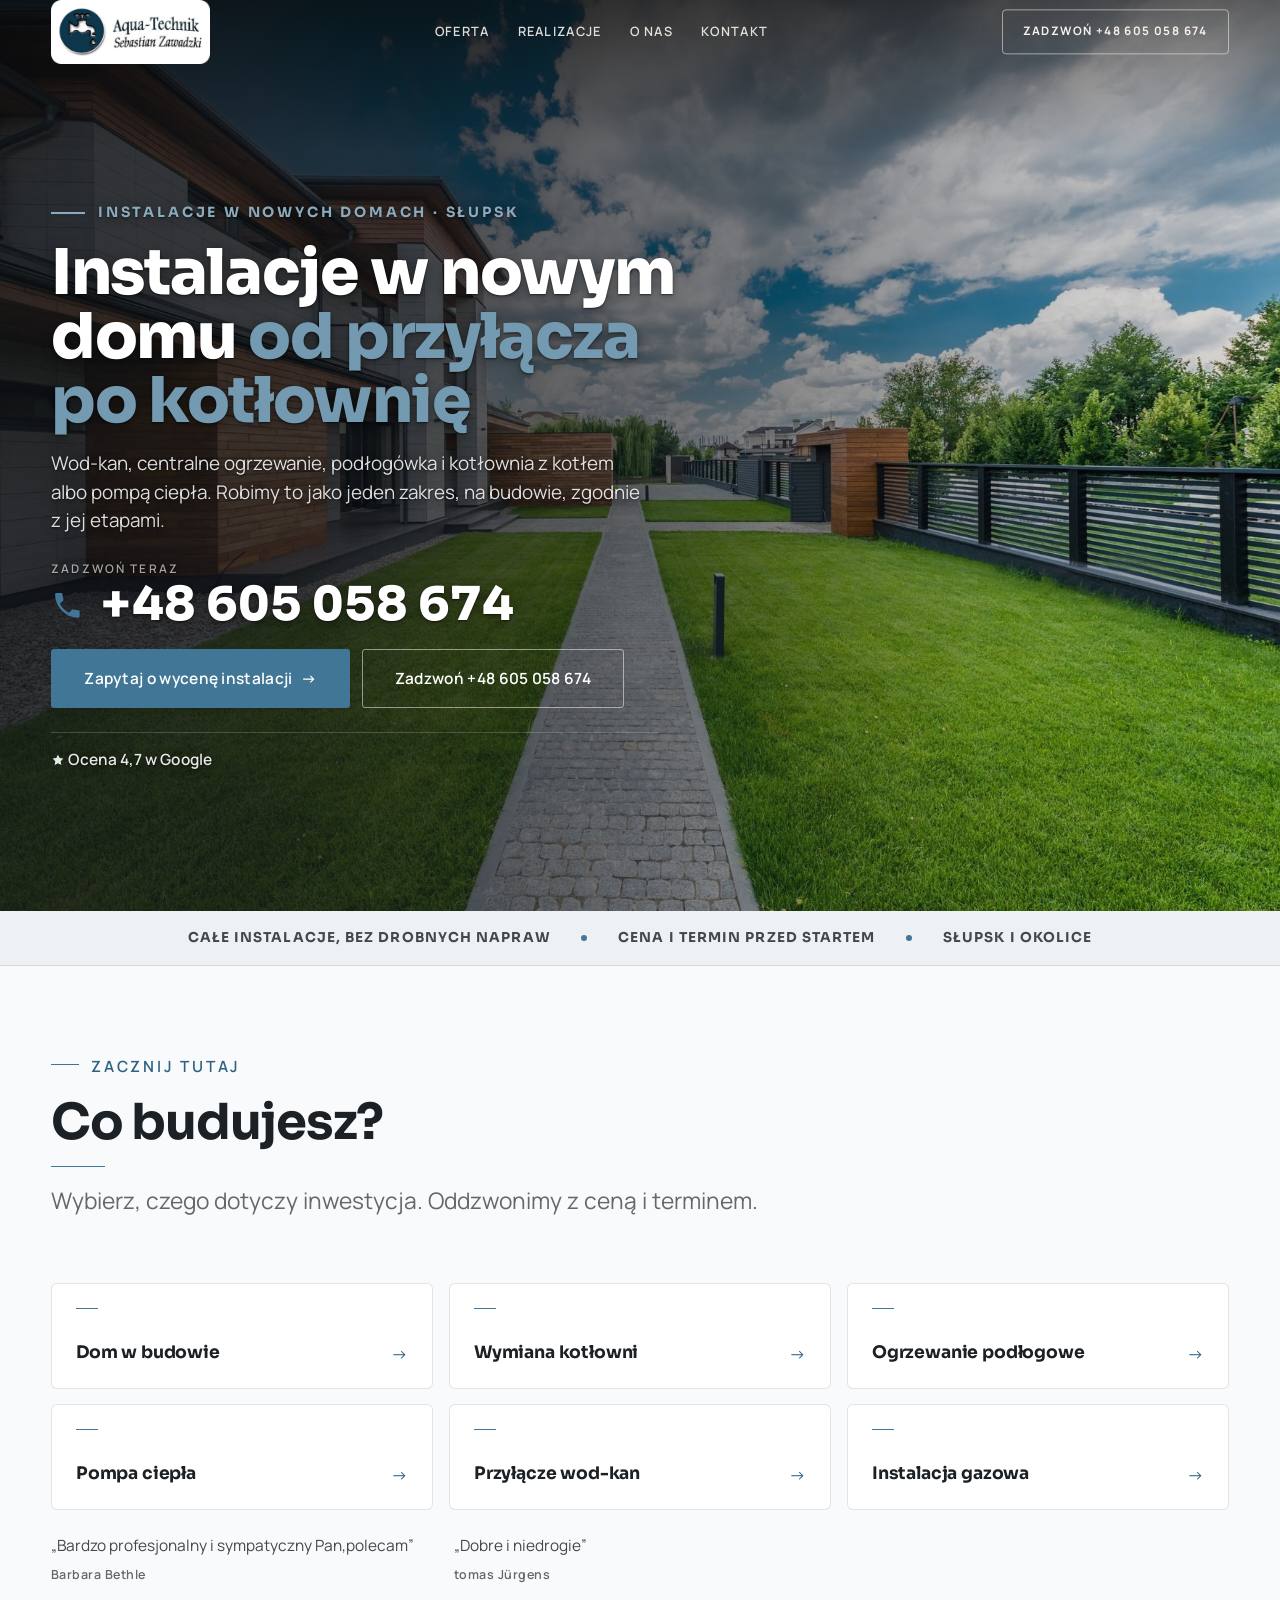
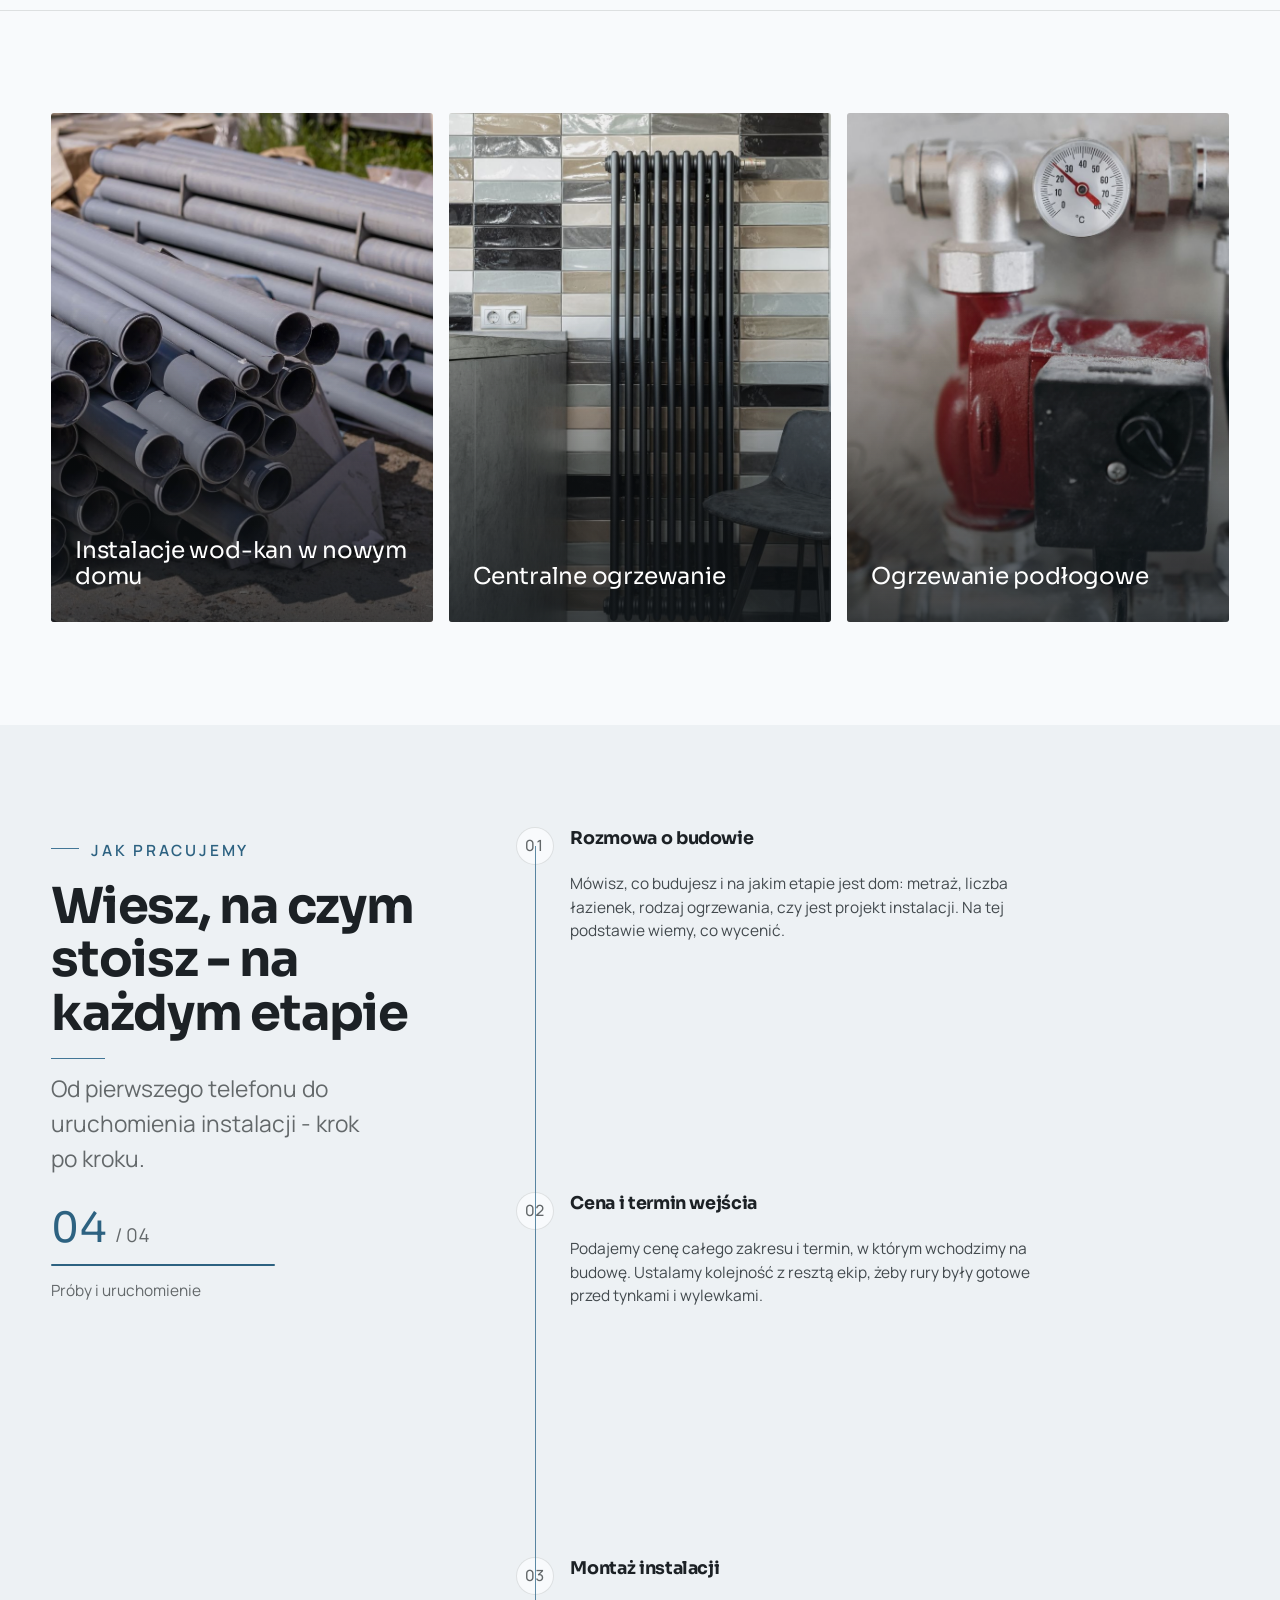
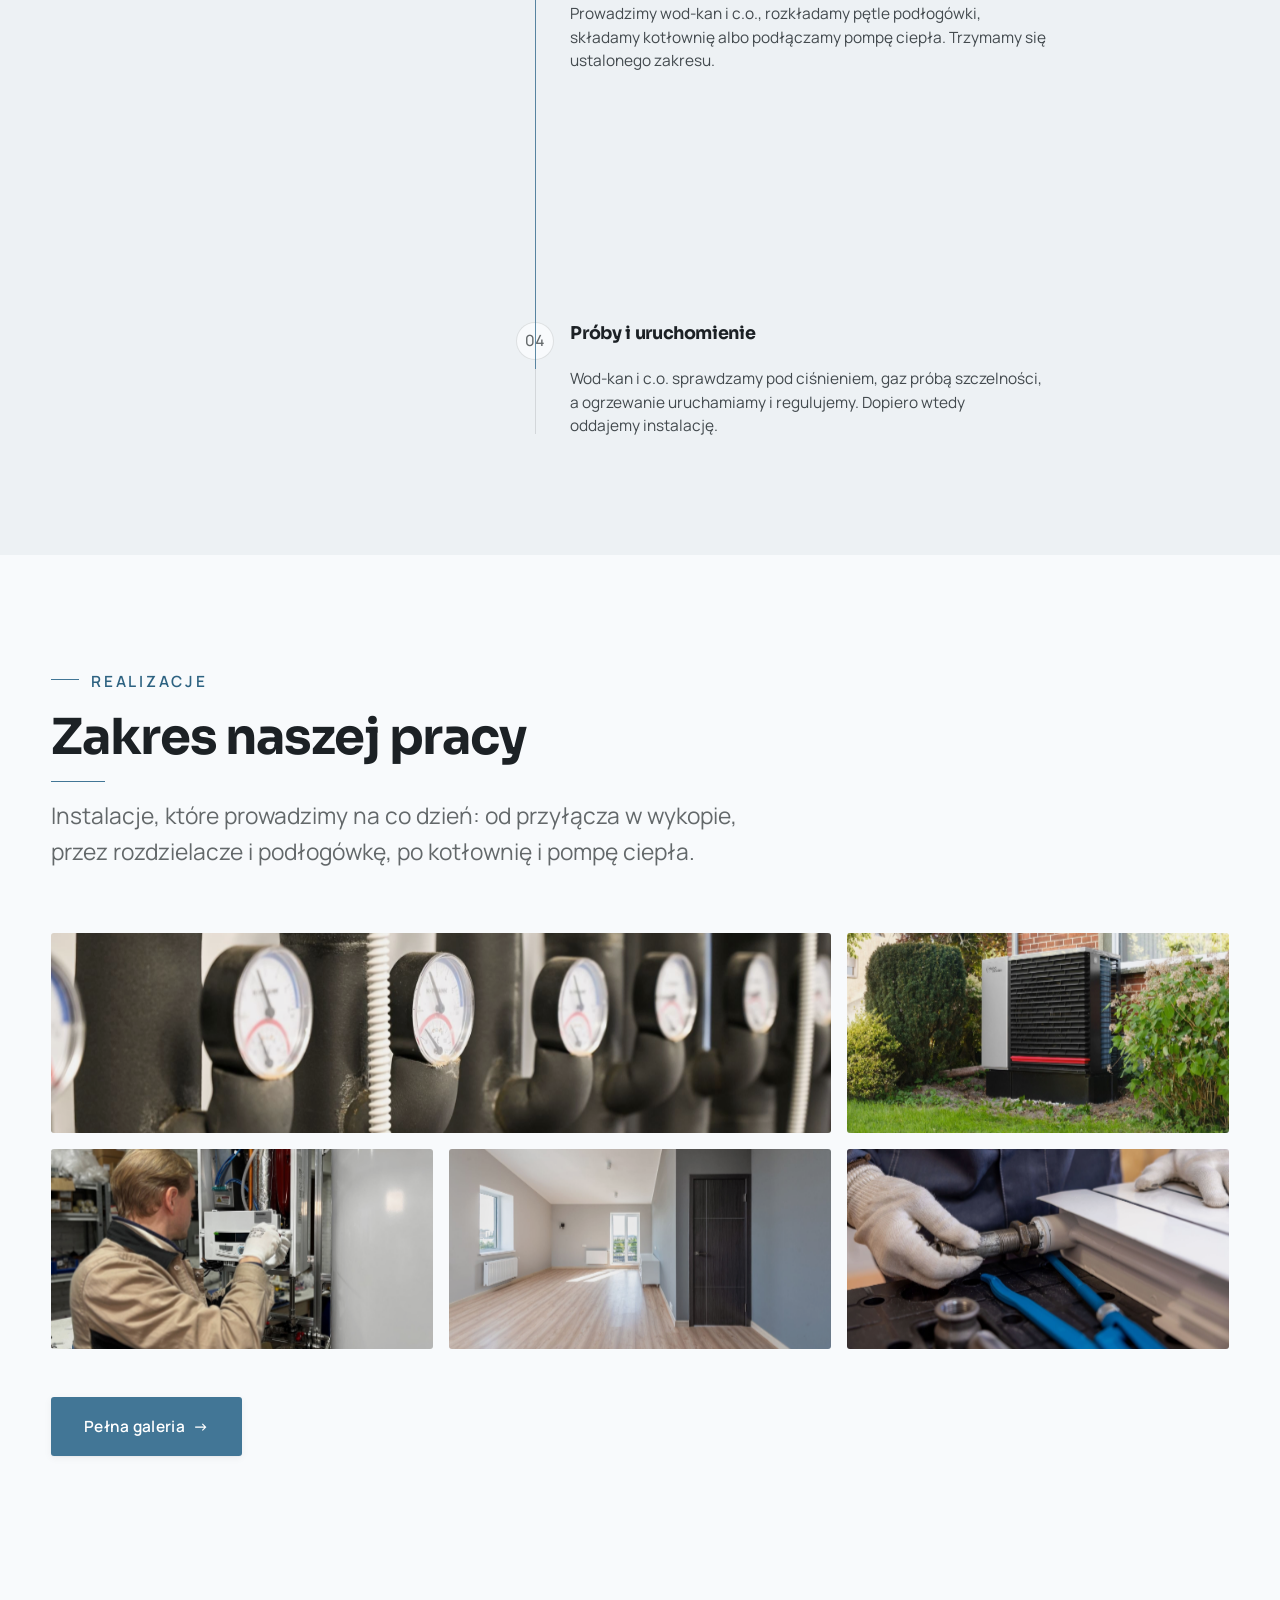
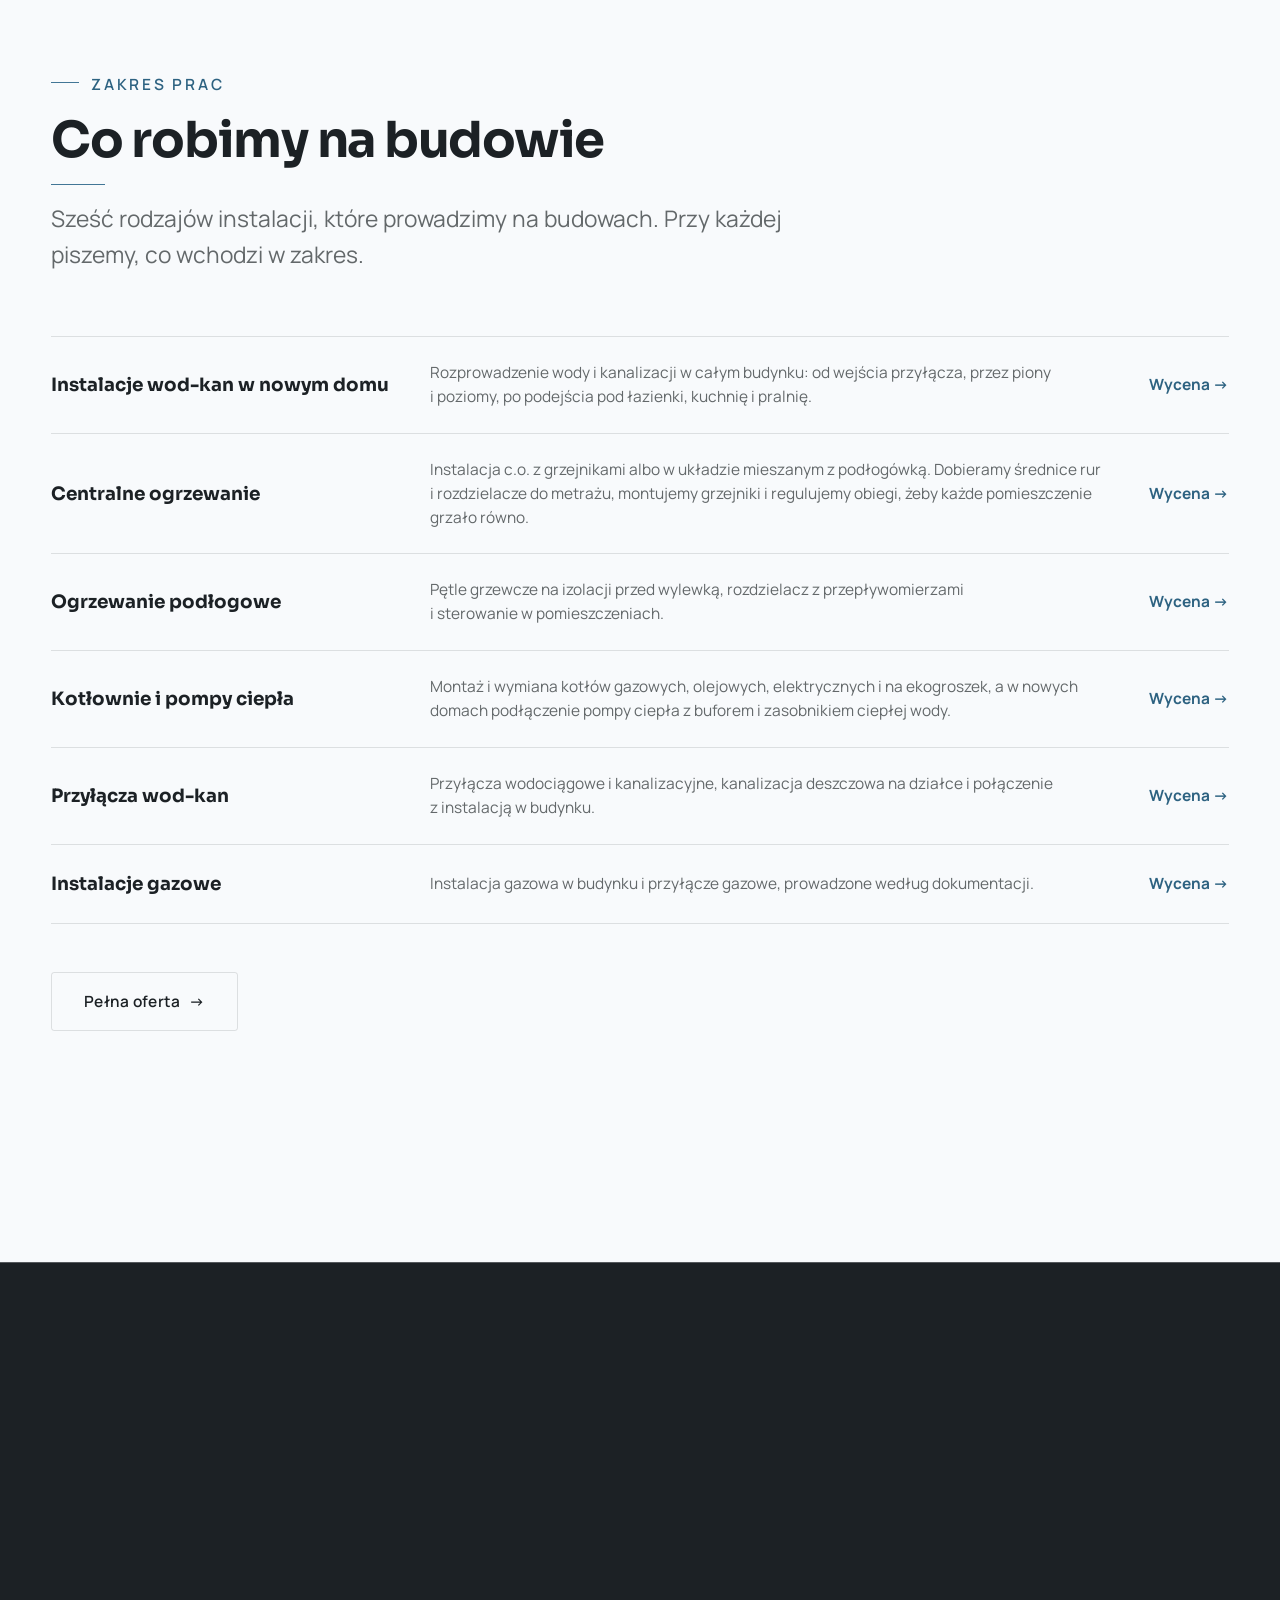
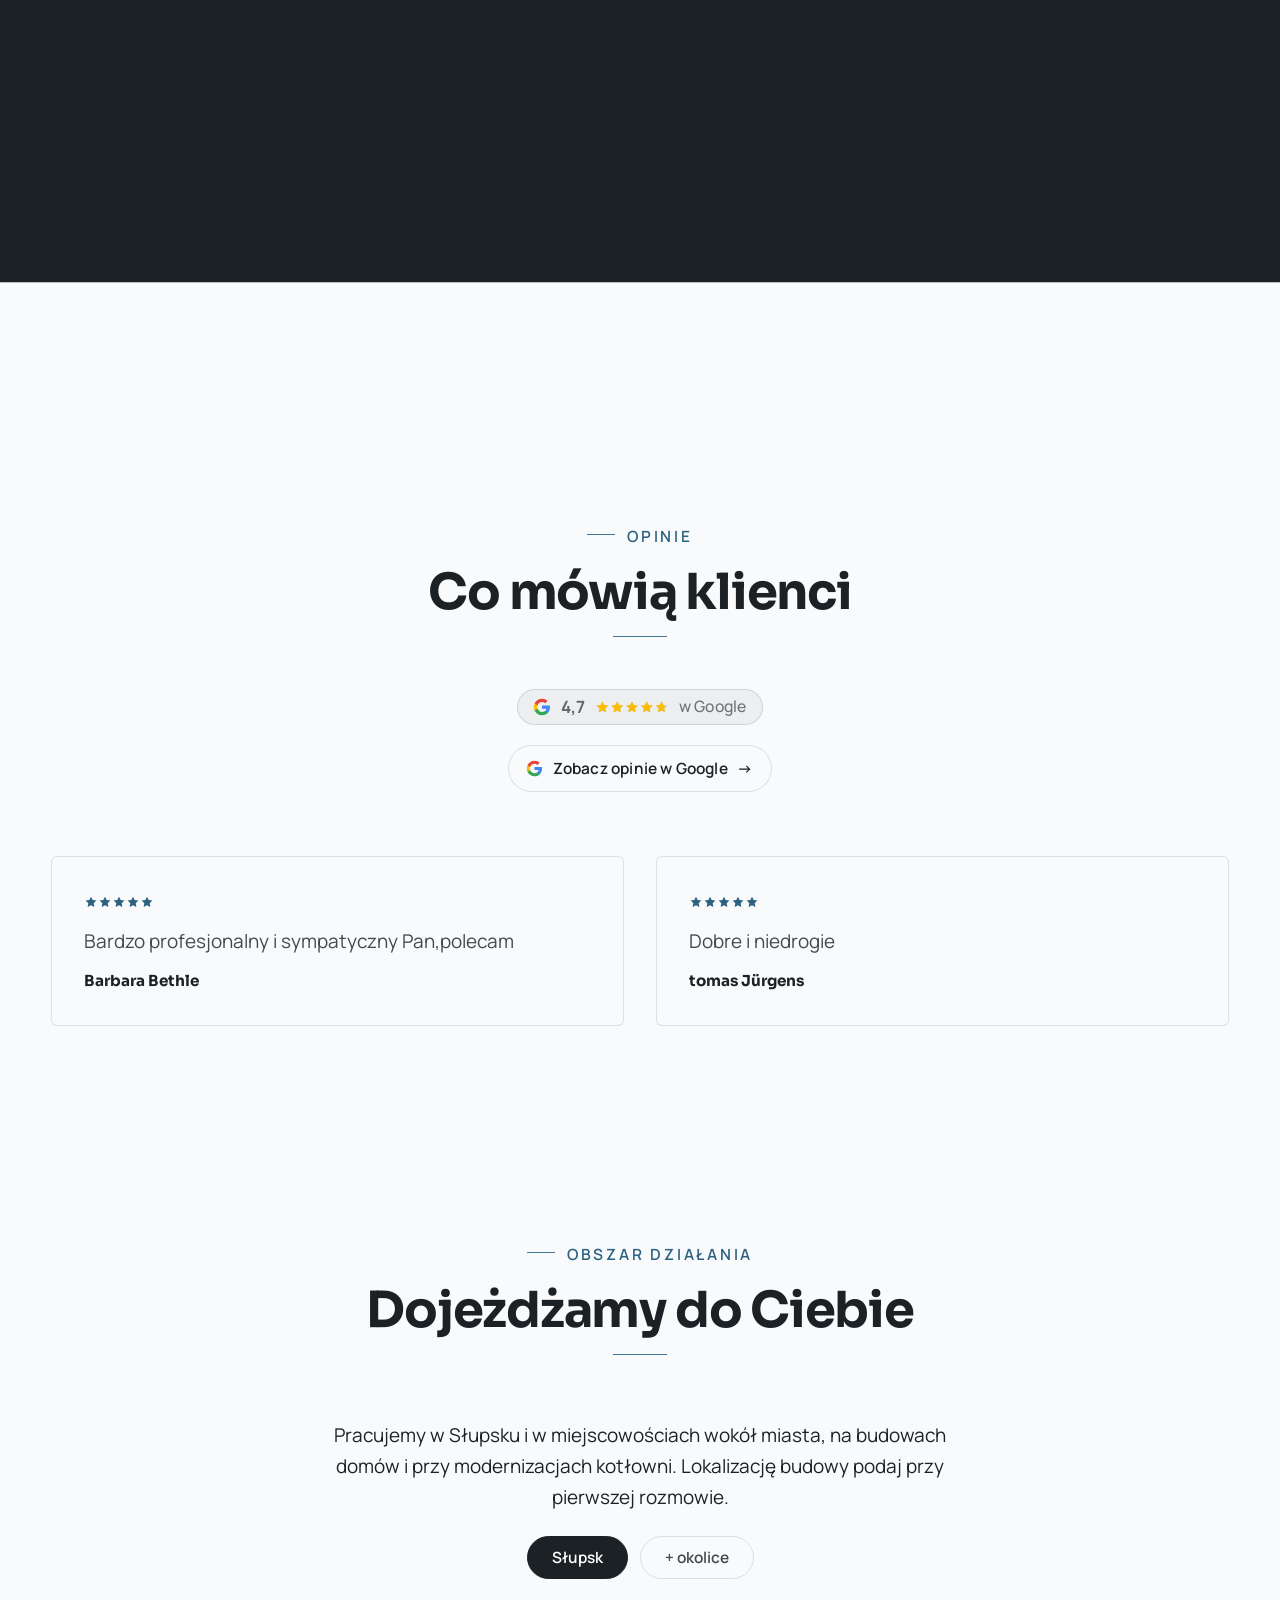
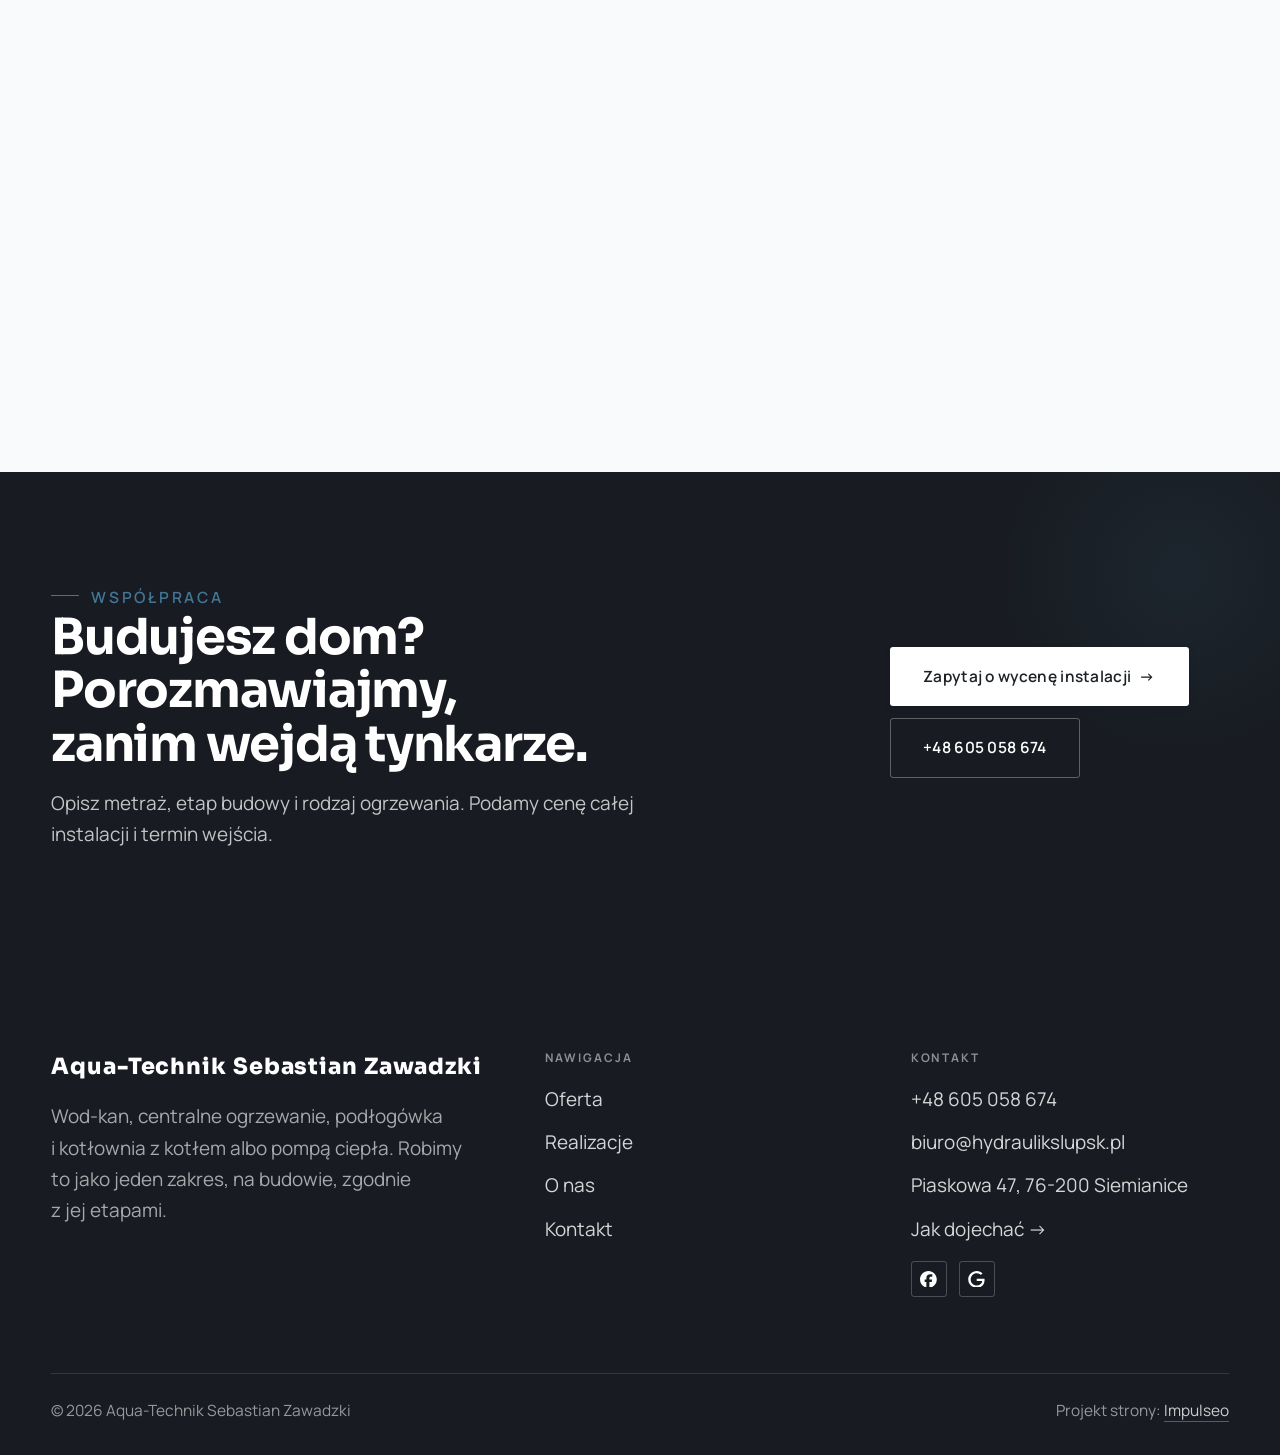
<file: index.html>
<!DOCTYPE html>
<html lang="pl">
<head>
<meta charset="UTF-8">
<meta name="viewport" content="width=device-width, initial-scale=1.0">
<title>Aqua-Technik Sebastian Zawadzki - instalacje wod-kan, c.o. i kotłownie · Słupsk</title>
<meta name="description" content="Aqua-Technik Sebastian Zawadzki - kompletne instalacje w nowych domach w Słupsku i okolicy: wod-kan, centralne ogrzewanie, ogrzewanie podłogowe, kotłownie i pompy ciepła, przyłącza wod-kan i instalacje gazowe. Cena i termin po rozmowie o zakresie.">
<link rel="canonical" href="https://kris20032.github.io/aqua-technik-sebastian-zawadzki/">
<meta name="robots" content="noindex, nofollow">
<meta property="og:type" content="website">
<meta property="og:locale" content="pl_PL">
<meta property="og:site_name" content="Aqua-Technik Sebastian Zawadzki">
<meta property="og:title" content="Aqua-Technik Sebastian Zawadzki - instalacje wod-kan, c.o. i kotłownie · Słupsk">
<meta property="og:description" content="Aqua-Technik Sebastian Zawadzki - kompletne instalacje w nowych domach w Słupsku i okolicy: wod-kan, centralne ogrzewanie, ogrzewanie podłogowe, kotłownie i pompy ciepła, przyłącza wod-kan i instalacje gazowe. Cena i termin po rozmowie o zakresie.">
<meta property="og:url" content="https://kris20032.github.io/aqua-technik-sebastian-zawadzki/">
<meta property="og:image" content="https://kris20032.github.io/aqua-technik-sebastian-zawadzki/img/og.jpg">
<meta property="og:image:width" content="1200">
<meta property="og:image:height" content="630">
<meta name="twitter:card" content="summary_large_image">
<script type="application/ld+json">{"@context": "https://schema.org", "@type": "LocalBusiness", "name": "Aqua-Technik Sebastian Zawadzki", "url": "https://kris20032.github.io/aqua-technik-sebastian-zawadzki/", "telephone": "+48605058674", "image": "https://kris20032.github.io/aqua-technik-sebastian-zawadzki/img/og.jpg", "areaServed": "Słupsk", "sameAs": ["https://www.facebook.com/hydraulikaslupsk/", "https://maps.google.com/?cid=17671080682813513688&g_mp=Cidnb29nbGUubWFwcy5wbGFjZXMudjEuUGxhY2VzLlNlYXJjaFRleHQQAhgEIAA"]}</script>
<link rel="preconnect" href="https://fonts.googleapis.com">
<link rel="preconnect" href="https://fonts.gstatic.com" crossorigin>
<link href="https://fonts.googleapis.com/css2?family=Sora:wght@600;700;800&family=Manrope:wght@400;500;600&display=swap" rel="stylesheet">
<link rel="stylesheet" href="assets/styles.css?v=f6f3e4ce">
<meta name="nb-deploy" content="ab3719fb4175">
</head>
<body>

<header class="nav">
  <div class="wrap nav-inner">
    <a class="brand brand-has-logo" href="index.html"><img class="brand-logo" src="img/logo.png" alt="Aqua-Technik Sebastian Zawadzki" width="760" height="306" decoding="async"></a>
    <nav class="nav-links">
      <a href="oferta.html">Oferta</a>
      <a href="realizacje.html">Realizacje</a>
      <a href="o-nas.html">O nas</a>
      <a href="kontakt.html">Kontakt</a>
      <a href="tel:+48605058674" class="btn btn-accent">Zadzwoń +48 605 058 674</a>
    </nav>
    <button class="nav-toggle" aria-label="Menu"><span></span><span></span><span></span></button>
  </div>
</header>

<main>
<section class="hero-fach">
  <img class="hf-photo" src="img/hero.jpg" fetchpriority="high" data-rotate="img/g13.jpg|img/g12.jpg" alt="Aqua-Technik Sebastian Zawadzki" width="1880" height="1253">
  <div class="hf-panel">
    <div class="hf-inner">
      <span class="hf-kicker">Instalacje w nowych domach · Słupsk</span>
      <h1 class="hf-title">Instalacje w nowym domu <em>od przyłącza po kotłownię</em></h1>
      <p class="hf-lead">Wod-kan, centralne ogrzewanie, podłogówka i kotłownia z kotłem albo pompą ciepła. Robimy to jako jeden zakres, na budowie, zgodnie z jej etapami.</p>
      <a class="hf-phone" href="tel:+48605058674"><span class="hf-phone-lab">Zadzwoń teraz</span><span class="hf-phone-num"><svg class="ico-tel" width="16" height="16" viewBox="0 0 24 24" fill="none" aria-hidden="true"><path d="M6.6 10.8a15.5 15.5 0 0 0 6.6 6.6l2.2-2.2a1 1 0 0 1 1-.24 11.4 11.4 0 0 0 3.6.58 1 1 0 0 1 1 1V20a1 1 0 0 1-1 1A17 17 0 0 1 3 4a1 1 0 0 1 1-1h3.5a1 1 0 0 1 1 1c0 1.25.2 2.46.58 3.6a1 1 0 0 1-.25 1l-2.23 2.2Z" fill="currentColor"/></svg> +48 605 058 674</span></a>
      <div class="hf-actions">
        <a href="kontakt.html" class="btn btn-accent">Zapytaj o wycenę instalacji <span class="arr">→</span></a>
        <a href="tel:+48605058674" class="btn btn-ghost hf-ghost">Zadzwoń +48 605 058 674</a>
      </div>
      <div class="hf-trust"><svg class="ico-star" width="14" height="14" viewBox="0 0 24 24" style="vertical-align:-2px" aria-hidden="true"><path d="M12 2.8l2.85 5.8 6.4.93-4.63 4.5 1.1 6.37L12 17.4l-5.72 3 1.1-6.37-4.63-4.5 6.4-.93L12 2.8Z" fill="currentColor"/></svg> Ocena 4,7 w Google</div>
    </div>
  </div>
</section>
<section class="fach-promise">
  <div class="wrap">
    <ul class="fp-row reveal"><li>Całe instalacje, bez drobnych napraw</li><li>Cena i termin przed startem</li><li>Słupsk i okolice</li></ul>
  </div>
</section>
<section class="objawy">
  <div class="wrap">
    <div class="head reveal">
      <span class="eyebrow">Zacznij tutaj</span>
      <h2>Co budujesz?</h2>
      <p>Wybierz, czego dotyczy inwestycja. Oddzwonimy z ceną i terminem.</p>
    </div>
    <div class="obj-grid">
      <a class="obj-tile reveal" href="kontakt.html"><span class="ot-row"><span class="ot-name">Dom w budowie</span><span class="ot-arr" aria-hidden="true">→</span></span></a>
      <a class="obj-tile reveal" href="kontakt.html"><span class="ot-row"><span class="ot-name">Wymiana kotłowni</span><span class="ot-arr" aria-hidden="true">→</span></span></a>
      <a class="obj-tile reveal" href="kontakt.html"><span class="ot-row"><span class="ot-name">Ogrzewanie podłogowe</span><span class="ot-arr" aria-hidden="true">→</span></span></a>
      <a class="obj-tile reveal" href="kontakt.html"><span class="ot-row"><span class="ot-name">Pompa ciepła</span><span class="ot-arr" aria-hidden="true">→</span></span></a>
      <a class="obj-tile reveal" href="kontakt.html"><span class="ot-row"><span class="ot-name">Przyłącze wod-kan</span><span class="ot-arr" aria-hidden="true">→</span></span></a>
      <a class="obj-tile reveal" href="kontakt.html"><span class="ot-row"><span class="ot-name">Instalacja gazowa</span><span class="ot-arr" aria-hidden="true">→</span></span></a>
    </div>
  </div>
</section>
<section class="opinie-mini" aria-label="Opinie klientów">
  <div class="wrap">
    <div class="om-row">
      <div class="om-item reveal"><blockquote>„Bardzo profesjonalny i sympatyczny Pan,polecam”</blockquote><span class="om-autor">Barbara Bethle</span></div>
      <div class="om-item reveal"><blockquote>„Dobre i niedrogie”</blockquote><span class="om-autor">tomas Jürgens</span></div>
    </div>
  </div>
</section>
<section class="gateways-band">
  <div class="wrap">
    <div class="gateways">
      <a href="oferta.html" class="gateway reveal"><img src="img/g1.jpg" alt="Instalacje wod-kan w nowym domu" loading="lazy" width="1880" height="1253" decoding="async"><span class="g-ttl">Instalacje wod-kan w nowym domu</span></a>
      <a href="oferta.html" class="gateway reveal"><img src="img/g2.jpg" alt="Centralne ogrzewanie" loading="lazy" width="1880" height="1255" decoding="async"><span class="g-ttl">Centralne ogrzewanie</span></a>
      <a href="oferta.html" class="gateway reveal"><img src="img/g3.jpg" alt="Ogrzewanie podłogowe" loading="lazy" width="1880" height="1255" decoding="async"><span class="g-ttl">Ogrzewanie podłogowe</span></a>
    </div>
  </div>
</section>
<section class="proces proces-os fachowcy">
  <div class="wrap proc-grid">
    <div class="proc-side">
      <div class="head reveal">
        <span class="eyebrow">Jak pracujemy</span>
        <h2>Wiesz, na czym stoisz - na każdym etapie</h2>
        <p>Od pierwszego telefonu do uruchomienia instalacji - krok po kroku.</p>
      </div>
      <div class="proc-count" aria-hidden="true"><span class="pc-cur">01</span><span class="pc-all">/ 04</span></div>
      <div class="proc-bar" aria-hidden="true"><i></i></div>
      <p class="proc-now" aria-hidden="true">Rozmowa o budowie</p>
    </div>
    <ol class="proces-line">
      <li class="reveal"><span class="pno">01</span><h3>Rozmowa o budowie</h3><p>Mówisz, co budujesz i na jakim etapie jest dom: metraż, liczba łazienek, rodzaj ogrzewania, czy jest projekt instalacji. Na tej podstawie wiemy, co wycenić.</p></li>
      <li class="reveal"><span class="pno">02</span><h3>Cena i termin wejścia</h3><p>Podajemy cenę całego zakresu i termin, w którym wchodzimy na budowę. Ustalamy kolejność z resztą ekip, żeby rury były gotowe przed tynkami i wylewkami.</p></li>
      <li class="reveal"><span class="pno">03</span><h3>Montaż instalacji</h3><p>Prowadzimy wod-kan i c.o., rozkładamy pętle podłogówki, składamy kotłownię albo podłączamy pompę ciepła. Trzymamy się ustalonego zakresu.</p></li>
      <li class="reveal"><span class="pno">04</span><h3>Próby i uruchomienie</h3><p>Wod-kan i c.o. sprawdzamy pod ciśnieniem, gaz próbą szczelności, a ogrzewanie uruchamiamy i regulujemy. Dopiero wtedy oddajemy instalację.</p></li>
    </ol>
  </div>
</section>
<section>
  <div class="wrap">
    <div class="head reveal">
      <span class="eyebrow">Realizacje</span>
      <h2>Zakres naszej pracy</h2>
      <p>Instalacje, które prowadzimy na co dzień: od przyłącza w wykopie, przez rozdzielacze i podłogówkę, po kotłownię i pompę ciepła.</p>
    </div>
    <div class="gallery">
      <div class="tile t-two3 reveal"><img src="img/g4.jpg" alt="Aqua-Technik Sebastian Zawadzki" loading="lazy" width="1880" height="1251" decoding="async"></div>
      <div class="tile t-third reveal"><img src="img/g5.jpg" alt="Aqua-Technik Sebastian Zawadzki" loading="lazy" width="1880" height="1253" decoding="async"></div>
      <div class="tile t-third reveal"><img src="img/g6.jpg" alt="Aqua-Technik Sebastian Zawadzki" loading="lazy" width="1733" height="1300" decoding="async"></div>
      <div class="tile t-third reveal"><img src="img/g7.jpg" alt="Aqua-Technik Sebastian Zawadzki" loading="lazy" width="1880" height="1255" decoding="async"></div>
      <div class="tile t-third reveal"><img src="img/g8.jpg" alt="Aqua-Technik Sebastian Zawadzki" loading="lazy" width="1880" height="1253" decoding="async"></div>
    </div>
    <div style="margin-top:var(--space-7)" class="reveal"><a href="realizacje.html" class="btn btn-accent">Pełna galeria <span class="arr">→</span></a></div>
  </div>
</section>
<section class="fach-uslugi">
  <div class="wrap">
    <div class="head reveal">
      <span class="eyebrow">Zakres prac</span>
      <h2>Co robimy na budowie</h2>
      <p>Sześć rodzajów instalacji, które prowadzimy na budowach. Przy każdej piszemy, co wchodzi w zakres.</p>
    </div>
    <ul class="fu-list">
      <li class="fu-row reveal"><div class="fu-name">Instalacje wod-kan w nowym domu</div><div class="fu-desc">Rozprowadzenie wody i kanalizacji w całym budynku: od wejścia przyłącza, przez piony i poziomy, po podejścia pod łazienki, kuchnię i pralnię.</div><a class="fu-cta" href="kontakt.html">Wycena <span class="arr">→</span></a></li>
      <li class="fu-row reveal"><div class="fu-name">Centralne ogrzewanie</div><div class="fu-desc">Instalacja c.o. z grzejnikami albo w układzie mieszanym z podłogówką. Dobieramy średnice rur i rozdzielacze do metrażu, montujemy grzejniki i regulujemy obiegi, żeby każde pomieszczenie grzało równo.</div><a class="fu-cta" href="kontakt.html">Wycena <span class="arr">→</span></a></li>
      <li class="fu-row reveal"><div class="fu-name">Ogrzewanie podłogowe</div><div class="fu-desc">Pętle grzewcze na izolacji przed wylewką, rozdzielacz z przepływomierzami i sterowanie w pomieszczeniach.</div><a class="fu-cta" href="kontakt.html">Wycena <span class="arr">→</span></a></li>
      <li class="fu-row reveal"><div class="fu-name">Kotłownie i pompy ciepła</div><div class="fu-desc">Montaż i wymiana kotłów gazowych, olejowych, elektrycznych i na ekogroszek, a w nowych domach podłączenie pompy ciepła z buforem i zasobnikiem ciepłej wody.</div><a class="fu-cta" href="kontakt.html">Wycena <span class="arr">→</span></a></li>
      <li class="fu-row reveal"><div class="fu-name">Przyłącza wod-kan</div><div class="fu-desc">Przyłącza wodociągowe i kanalizacyjne, kanalizacja deszczowa na działce i połączenie z instalacją w budynku.</div><a class="fu-cta" href="kontakt.html">Wycena <span class="arr">→</span></a></li>
      <li class="fu-row reveal"><div class="fu-name">Instalacje gazowe</div><div class="fu-desc">Instalacja gazowa w budynku i przyłącze gazowe, prowadzone według dokumentacji.</div><a class="fu-cta" href="kontakt.html">Wycena <span class="arr">→</span></a></li>
    </ul>
    <div style="margin-top:var(--space-7)" class="reveal"><a href="oferta.html" class="btn btn-ghost">Pełna oferta <span class="arr">→</span></a></div>
  </div>
</section>
<section class="stopklatka" aria-hidden="true">
  <div class="stk-bg" style="background-image:url(img/g9.jpg)"></div>
</section>
<section class="opinie">
  <div class="wrap">
    <div class="head center reveal">
      <span class="eyebrow">Opinie</span>
      <h2>Co mówią klienci</h2>
    </div>
    <p class="op-meta reveal"><span class="g-badge"><svg class="gb-ico" viewBox="0 0 24 24" width="18" height="18" aria-hidden="true"><path fill="#4285F4" d="M22.56 12.25c0-.78-.07-1.53-.2-2.25H12v4.26h5.92c-.26 1.37-1.04 2.53-2.21 3.31v2.77h3.57c2.08-1.92 3.28-4.74 3.28-8.09z"/><path fill="#34A853" d="M12 23c2.97 0 5.46-.98 7.28-2.66l-3.57-2.77c-.98.66-2.23 1.06-3.71 1.06-2.86 0-5.29-1.93-6.16-4.53H2.18v2.84C3.99 20.53 7.7 23 12 23z"/><path fill="#FBBC05" d="M5.84 14.09c-.22-.66-.35-1.36-.35-2.09s.13-1.43.35-2.09V7.07H2.18C1.43 8.55 1 10.22 1 12s.43 3.45 1.18 4.93l2.85-2.22.81-.62z"/><path fill="#EA4335" d="M12 5.38c1.62 0 3.06.56 4.21 1.64l3.15-3.15C17.45 2.09 14.97 1 12 1 7.7 1 3.99 3.47 2.18 7.07l3.66 2.84c.87-2.6 3.3-4.53 6.16-4.53z"/></svg><b class="gb-ocena">4,7</b><svg class="gb-stars" viewBox="0 0 90 18" width="74" height="14.8" aria-hidden="true"><g fill="currentColor" opacity=".26"><path transform="translate(0,0)" d="M9 1.6l2.2 4.46 4.92.72-3.56 3.47.84 4.9L9 12.74l-4.4 2.31.84-4.9L1.88 6.68l4.92-.72L9 1.6Z"/><path transform="translate(18,0)" d="M9 1.6l2.2 4.46 4.92.72-3.56 3.47.84 4.9L9 12.74l-4.4 2.31.84-4.9L1.88 6.68l4.92-.72L9 1.6Z"/><path transform="translate(36,0)" d="M9 1.6l2.2 4.46 4.92.72-3.56 3.47.84 4.9L9 12.74l-4.4 2.31.84-4.9L1.88 6.68l4.92-.72L9 1.6Z"/><path transform="translate(54,0)" d="M9 1.6l2.2 4.46 4.92.72-3.56 3.47.84 4.9L9 12.74l-4.4 2.31.84-4.9L1.88 6.68l4.92-.72L9 1.6Z"/><path transform="translate(72,0)" d="M9 1.6l2.2 4.46 4.92.72-3.56 3.47.84 4.9L9 12.74l-4.4 2.31.84-4.9L1.88 6.68l4.92-.72L9 1.6Z"/></g><clipPath id="gs940"><rect x="0" y="0" width="84.6" height="18"/></clipPath><g fill="#FBBC04" clip-path="url(#gs940)"><path transform="translate(0,0)" d="M9 1.6l2.2 4.46 4.92.72-3.56 3.47.84 4.9L9 12.74l-4.4 2.31.84-4.9L1.88 6.68l4.92-.72L9 1.6Z"/><path transform="translate(18,0)" d="M9 1.6l2.2 4.46 4.92.72-3.56 3.47.84 4.9L9 12.74l-4.4 2.31.84-4.9L1.88 6.68l4.92-.72L9 1.6Z"/><path transform="translate(36,0)" d="M9 1.6l2.2 4.46 4.92.72-3.56 3.47.84 4.9L9 12.74l-4.4 2.31.84-4.9L1.88 6.68l4.92-.72L9 1.6Z"/><path transform="translate(54,0)" d="M9 1.6l2.2 4.46 4.92.72-3.56 3.47.84 4.9L9 12.74l-4.4 2.31.84-4.9L1.88 6.68l4.92-.72L9 1.6Z"/><path transform="translate(72,0)" d="M9 1.6l2.2 4.46 4.92.72-3.56 3.47.84 4.9L9 12.74l-4.4 2.31.84-4.9L1.88 6.68l4.92-.72L9 1.6Z"/></g></svg><span class="gb-txt">w Google</span></span></p>
    <p class="op-meta reveal"><a class="op-google" href="https://maps.google.com/?cid=17671080682813513688&amp;g_mp=Cidnb29nbGUubWFwcy5wbGFjZXMudjEuUGxhY2VzLlNlYXJjaFRleHQQAhgEIAA" target="_blank" rel="noopener"><svg class="op-g-ico" viewBox="0 0 24 24" width="17" height="17" aria-hidden="true"><path fill="#4285F4" d="M22.56 12.25c0-.78-.07-1.53-.2-2.25H12v4.26h5.92c-.26 1.37-1.04 2.53-2.21 3.31v2.77h3.57c2.08-1.92 3.28-4.74 3.28-8.09z"/><path fill="#34A853" d="M12 23c2.97 0 5.46-.98 7.28-2.66l-3.57-2.77c-.98.66-2.23 1.06-3.71 1.06-2.86 0-5.29-1.93-6.16-4.53H2.18v2.84C3.99 20.53 7.7 23 12 23z"/><path fill="#FBBC05" d="M5.84 14.09c-.22-.66-.35-1.36-.35-2.09s.13-1.43.35-2.09V7.07H2.18C1.43 8.55 1 10.22 1 12s.43 3.45 1.18 4.93l2.85-2.22.81-.62z"/><path fill="#EA4335" d="M12 5.38c1.62 0 3.06.56 4.21 1.64l3.15-3.15C17.45 2.09 14.97 1 12 1 7.7 1 3.99 3.47 2.18 7.07l3.66 2.84c.87-2.6 3.3-4.53 6.16-4.53z"/></svg><span>Zobacz opinie w Google</span><span class="arr">→</span></a></p>
    <div class="opinie-grid">
      <figure class="op-card reveal"><span class="op-star"><svg class="ico-star" width="14" height="14" viewBox="0 0 24 24" style="vertical-align:-2px" aria-hidden="true"><path d="M12 2.8l2.85 5.8 6.4.93-4.63 4.5 1.1 6.37L12 17.4l-5.72 3 1.1-6.37-4.63-4.5 6.4-.93L12 2.8Z" fill="currentColor"/></svg><svg class="ico-star" width="14" height="14" viewBox="0 0 24 24" style="vertical-align:-2px" aria-hidden="true"><path d="M12 2.8l2.85 5.8 6.4.93-4.63 4.5 1.1 6.37L12 17.4l-5.72 3 1.1-6.37-4.63-4.5 6.4-.93L12 2.8Z" fill="currentColor"/></svg><svg class="ico-star" width="14" height="14" viewBox="0 0 24 24" style="vertical-align:-2px" aria-hidden="true"><path d="M12 2.8l2.85 5.8 6.4.93-4.63 4.5 1.1 6.37L12 17.4l-5.72 3 1.1-6.37-4.63-4.5 6.4-.93L12 2.8Z" fill="currentColor"/></svg><svg class="ico-star" width="14" height="14" viewBox="0 0 24 24" style="vertical-align:-2px" aria-hidden="true"><path d="M12 2.8l2.85 5.8 6.4.93-4.63 4.5 1.1 6.37L12 17.4l-5.72 3 1.1-6.37-4.63-4.5 6.4-.93L12 2.8Z" fill="currentColor"/></svg><svg class="ico-star" width="14" height="14" viewBox="0 0 24 24" style="vertical-align:-2px" aria-hidden="true"><path d="M12 2.8l2.85 5.8 6.4.93-4.63 4.5 1.1 6.37L12 17.4l-5.72 3 1.1-6.37-4.63-4.5 6.4-.93L12 2.8Z" fill="currentColor"/></svg></span><blockquote>Bardzo profesjonalny i sympatyczny Pan,polecam</blockquote><span class="op-autor">Barbara Bethle</span></figure>
      <figure class="op-card reveal"><span class="op-star"><svg class="ico-star" width="14" height="14" viewBox="0 0 24 24" style="vertical-align:-2px" aria-hidden="true"><path d="M12 2.8l2.85 5.8 6.4.93-4.63 4.5 1.1 6.37L12 17.4l-5.72 3 1.1-6.37-4.63-4.5 6.4-.93L12 2.8Z" fill="currentColor"/></svg><svg class="ico-star" width="14" height="14" viewBox="0 0 24 24" style="vertical-align:-2px" aria-hidden="true"><path d="M12 2.8l2.85 5.8 6.4.93-4.63 4.5 1.1 6.37L12 17.4l-5.72 3 1.1-6.37-4.63-4.5 6.4-.93L12 2.8Z" fill="currentColor"/></svg><svg class="ico-star" width="14" height="14" viewBox="0 0 24 24" style="vertical-align:-2px" aria-hidden="true"><path d="M12 2.8l2.85 5.8 6.4.93-4.63 4.5 1.1 6.37L12 17.4l-5.72 3 1.1-6.37-4.63-4.5 6.4-.93L12 2.8Z" fill="currentColor"/></svg><svg class="ico-star" width="14" height="14" viewBox="0 0 24 24" style="vertical-align:-2px" aria-hidden="true"><path d="M12 2.8l2.85 5.8 6.4.93-4.63 4.5 1.1 6.37L12 17.4l-5.72 3 1.1-6.37-4.63-4.5 6.4-.93L12 2.8Z" fill="currentColor"/></svg><svg class="ico-star" width="14" height="14" viewBox="0 0 24 24" style="vertical-align:-2px" aria-hidden="true"><path d="M12 2.8l2.85 5.8 6.4.93-4.63 4.5 1.1 6.37L12 17.4l-5.72 3 1.1-6.37-4.63-4.5 6.4-.93L12 2.8Z" fill="currentColor"/></svg></span><blockquote>Dobre i niedrogie</blockquote><span class="op-autor">tomas Jürgens</span></figure>
    </div>
  </div>
</section>
<section class="obszar">
  <div class="wrap">
    <div class="head center reveal">
      <span class="eyebrow">Obszar działania</span>
      <h2>Dojeżdżamy do Ciebie</h2>
    </div>
    <p class="obszar-txt reveal" style="text-align:center;max-width:60ch;margin:0 auto 1.4rem">Pracujemy w Słupsku i w miejscowościach wokół miasta, na budowach domów i przy modernizacjach kotłowni. Lokalizację budowy podaj przy pierwszej rozmowie.</p>
    <ul class="obszar-list reveal"><li class="is-home">Słupsk</li><li>+ okolice</li></ul>
    <div class="obszar-mapa reveal" style="margin-top:var(--space-7)">
      <iframe title="Obszar działania - Słupsk i okolice" src="https://maps.google.com/maps?q=54.4973565%2C17.0788305&amp;z=11&amp;output=embed" loading="lazy" referrerpolicy="no-referrer-when-downgrade" style="width:100%;height:clamp(280px,38vh,420px);border:0;display:block;border-radius:var(--r-md)"></iframe>
    </div>
  </div>
</section>
<section class="cta">
  <div class="wrap">
    <div class="reveal">
      <span class="eyebrow">Współpraca</span>
      <h2>Budujesz dom? Porozmawiajmy, zanim wejdą tynkarze.</h2>
      <p>Opisz metraż, etap budowy i rodzaj ogrzewania. Podamy cenę całej instalacji i termin wejścia.</p>
    </div>
    <div class="cta-actions reveal">
      <a href="kontakt.html" class="btn btn-light">Zapytaj o wycenę instalacji <span class="arr">→</span></a>
      <a href="tel:+48605058674" class="btn btn-ghost btn-ghost-cta">+48 605 058 674</a>
    </div>
  </div>
</section>
</main>

<footer>
  <div class="wrap">
    <div class="foot-grid">
      <div class="foot-brand">
        <div class="name">Aqua-Technik Sebastian Zawadzki</div>
        <p>Wod-kan, centralne ogrzewanie, podłogówka i kotłownia z kotłem albo pompą ciepła. Robimy to jako jeden zakres, na budowie, zgodnie z jej etapami.</p>
      </div>
      <div class="foot-col">
        <h4>Nawigacja</h4>
        <a href="oferta.html">Oferta</a>
        <a href="realizacje.html">Realizacje</a>
        <a href="o-nas.html">O nas</a>
        <a href="kontakt.html">Kontakt</a>
      </div>
      <div class="foot-col">
        <h4>Kontakt</h4>
        <a href="tel:+48605058674">+48 605 058 674</a>
        <a href="mailto:biuro@hydraulikslupsk.pl">biuro@hydraulikslupsk.pl</a>
        <p>Piaskowa 47, 76-200 Siemianice</p>
        <a href="https://maps.google.com/?cid=17671080682813513688&g_mp=Cidnb29nbGUubWFwcy5wbGFjZXMudjEuUGxhY2VzLlNlYXJjaFRleHQQAhgEIAA" target="_blank" rel="noopener">Jak dojechać →</a>
      <div class="foot-soc">
        <a class="soc" href="https://www.facebook.com/hydraulikaslupsk/" target="_blank" rel="noopener" aria-label="Facebook - Aqua-Technik Sebastian Zawadzki"><svg viewBox="0 0 24 24" aria-hidden="true" focusable="false"><path d="M9.101 23.691v-7.98H6.627v-3.667h2.474v-1.58c0-4.085 1.848-5.978 5.858-5.978.401 0 .955.042 1.468.103a8.68 8.68 0 0 1 1.141.195v3.325a8.623 8.623 0 0 0-.653-.036 26.805 26.805 0 0 0-.733-.009c-.707 0-1.259.096-1.675.309a1.686 1.686 0 0 0-.679.622c-.258.42-.374.995-.374 1.752v1.297h3.919l-.386 2.103-.287 1.564h-3.246v8.245C19.396 23.238 24 18.179 24 12.044c0-6.627-5.373-12-12-12s-12 5.373-12 12c0 5.628 3.874 10.35 9.101 11.647Z" fill="currentColor"/></svg></a>
        <a class="soc" href="https://maps.google.com/?cid=17671080682813513688&g_mp=Cidnb29nbGUubWFwcy5wbGFjZXMudjEuUGxhY2VzLlNlYXJjaFRleHQQAhgEIAA" target="_blank" rel="noopener" aria-label="Google - Aqua-Technik Sebastian Zawadzki"><svg viewBox="0 0 24 24" aria-hidden="true" focusable="false"><path d="M12.48 10.92v3.28h7.84c-.24 1.84-.853 3.187-1.787 4.133-1.147 1.147-2.933 2.4-6.053 2.4-4.827 0-8.6-3.893-8.6-8.72s3.773-8.72 8.6-8.72c2.6 0 4.507 1.027 5.907 2.347l2.307-2.307C18.747 1.44 16.133 0 12.48 0 5.867 0 .307 5.387.307 12s5.56 12 12.173 12c3.573 0 6.267-1.173 8.373-3.36 2.16-2.16 2.84-5.213 2.84-7.667 0-.76-.053-1.467-.173-2.053H12.48z" fill="currentColor"/></svg></a>
      </div>
      </div>
    </div>
    <div class="foot-bot">
      <span>© 2026 Aqua-Technik Sebastian Zawadzki</span>
      <span>Projekt strony: <a class="foot-credit" href="https://impulseo.pl" target="_blank" rel="noopener">Impulseo</a></span>
    </div>
  </div>
</footer>
<div class="sticky-call"><a class="sc-call" href="tel:+48605058674"><svg class="ico-tel" width="16" height="16" viewBox="0 0 24 24" fill="none" aria-hidden="true"><path d="M6.6 10.8a15.5 15.5 0 0 0 6.6 6.6l2.2-2.2a1 1 0 0 1 1-.24 11.4 11.4 0 0 0 3.6.58 1 1 0 0 1 1 1V20a1 1 0 0 1-1 1A17 17 0 0 1 3 4a1 1 0 0 1 1-1h3.5a1 1 0 0 1 1 1c0 1.25.2 2.46.58 3.6a1 1 0 0 1-.25 1l-2.23 2.2Z" fill="currentColor"/></svg> Zadzwoń</a><a class="sc-quote" href="kontakt.html">Zapytaj o wycenę instalacji</a></div>
<div class="demo-wazne" data-do="2026-11-19" data-cykl="3" hidden><svg class="dw-ico" width="13" height="13" viewBox="0 0 24 24" fill="none" aria-hidden="true"><circle cx="12" cy="12" r="8.6" stroke="currentColor" stroke-width="1.8"/><path d="M12 7.2V12l3.3 2" stroke="currentColor" stroke-width="1.8" stroke-linecap="round"/></svg><span class="dw-txt"></span></div>

<script src="assets/main.js"></script>
</body>
</html>
</file>
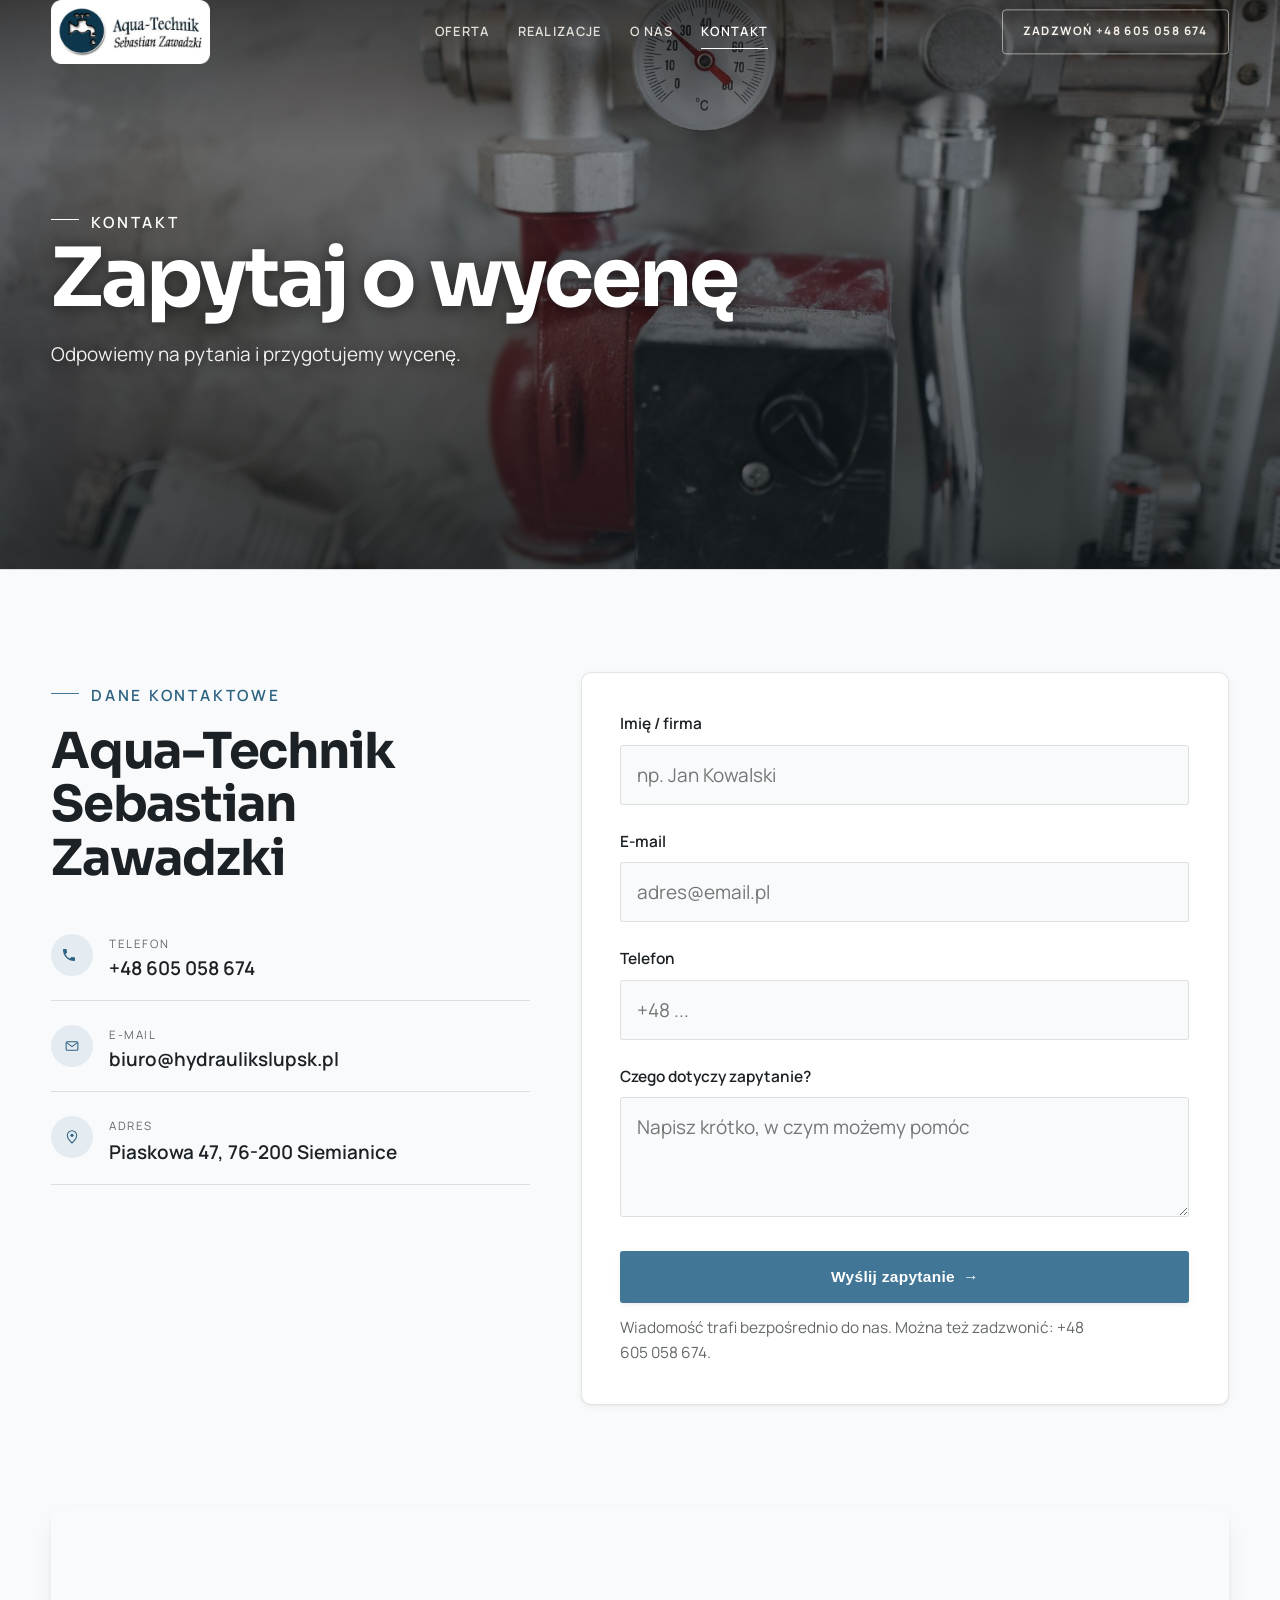
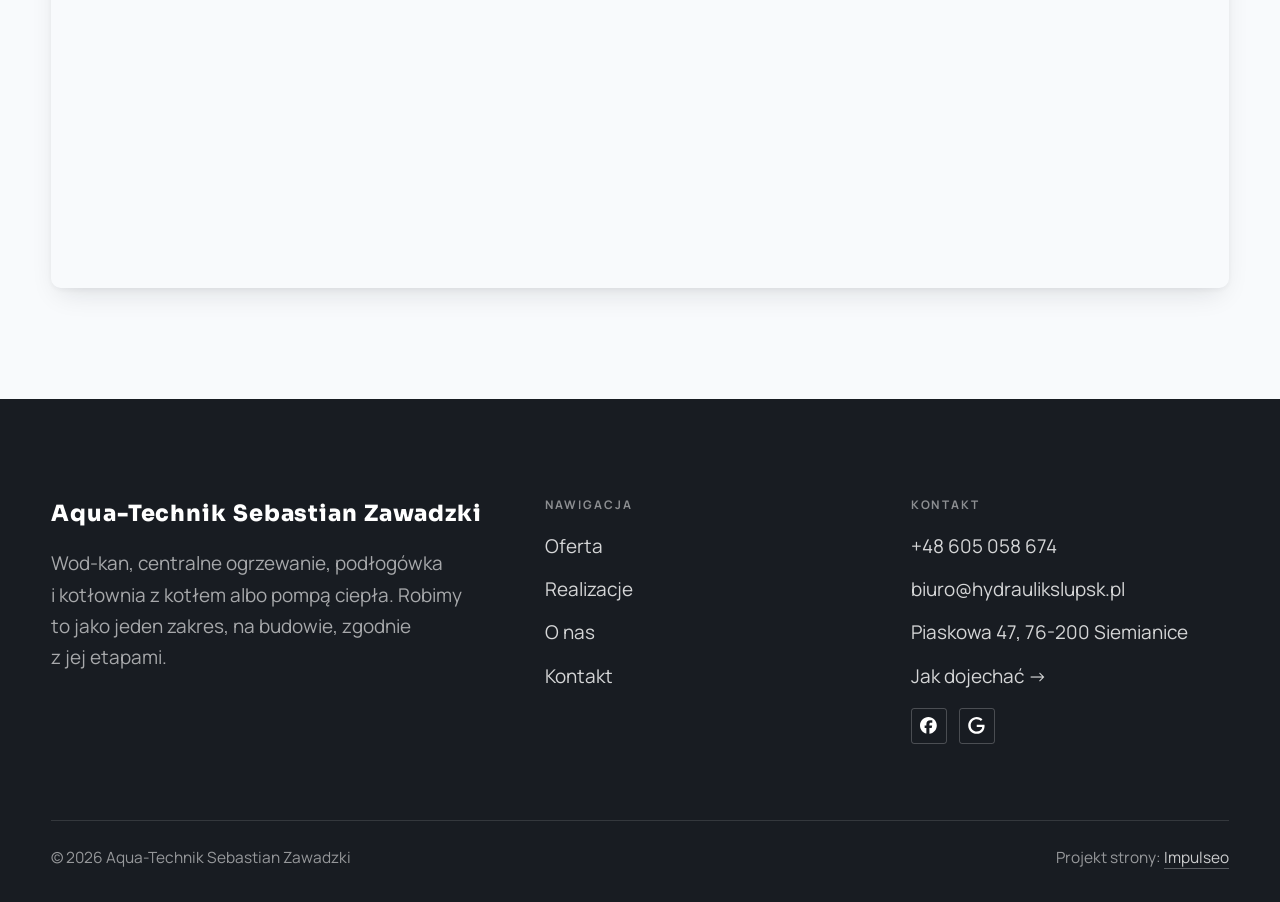
<file: kontakt.html>
<!DOCTYPE html>
<html lang="pl">
<head>
<meta charset="UTF-8">
<meta name="viewport" content="width=device-width, initial-scale=1.0">
<title>Kontakt - Aqua-Technik Sebastian Zawadzki</title>
<meta name="description" content="Kontakt Aqua-Technik Sebastian Zawadzki - Piaskowa 47, 76-200 Siemianice">
<link rel="canonical" href="https://kris20032.github.io/aqua-technik-sebastian-zawadzki/kontakt.html">
<meta name="robots" content="noindex, nofollow">
<meta property="og:type" content="website">
<meta property="og:locale" content="pl_PL">
<meta property="og:site_name" content="Aqua-Technik Sebastian Zawadzki">
<meta property="og:title" content="Kontakt - Aqua-Technik Sebastian Zawadzki">
<meta property="og:description" content="Kontakt Aqua-Technik Sebastian Zawadzki - Piaskowa 47, 76-200 Siemianice">
<meta property="og:url" content="https://kris20032.github.io/aqua-technik-sebastian-zawadzki/kontakt.html">
<meta property="og:image" content="https://kris20032.github.io/aqua-technik-sebastian-zawadzki/img/og.jpg">
<meta property="og:image:width" content="1200">
<meta property="og:image:height" content="630">
<meta name="twitter:card" content="summary_large_image">
<link rel="preconnect" href="https://fonts.googleapis.com">
<link rel="preconnect" href="https://fonts.gstatic.com" crossorigin>
<link href="https://fonts.googleapis.com/css2?family=Sora:wght@600;700;800&family=Manrope:wght@400;500;600&display=swap" rel="stylesheet">
<link rel="stylesheet" href="assets/styles.css?v=f6f3e4ce">
</head>
<body>

<header class="nav">
  <div class="wrap nav-inner">
    <a class="brand brand-has-logo" href="index.html"><img class="brand-logo" src="img/logo.png" alt="Aqua-Technik Sebastian Zawadzki" width="760" height="306" decoding="async"></a>
    <nav class="nav-links">
      <a href="oferta.html">Oferta</a>
      <a href="realizacje.html">Realizacje</a>
      <a href="o-nas.html">O nas</a>
      <a href="kontakt.html" class="active" aria-current="page">Kontakt</a>
      <a href="tel:+48605058674" class="btn btn-accent">Zadzwoń +48 605 058 674</a>
    </nav>
    <button class="nav-toggle" aria-label="Menu"><span></span><span></span><span></span></button>
  </div>
</header>

<main>
<section class="pagehead">
  <img src="img/g3.jpg" alt="Aqua-Technik Sebastian Zawadzki - Zapytaj o wycenę" width="1880" height="1255" decoding="async">
  <div class="wrap">
    <span class="eyebrow">Kontakt</span>
    <h1>Zapytaj o wycenę</h1>
    <p>Odpowiemy na pytania i przygotujemy wycenę.</p>
  </div>
</section>
<section>
  <div class="wrap contact-grid">
    <div class="reveal">
      <span class="eyebrow">Dane kontaktowe</span>
      <h2 style="margin:var(--space-4) 0 var(--space-6)">Aqua-Technik Sebastian Zawadzki</h2>
      <div class="info-list">
        <div class="info-row"><div class="ic"><svg class="ico-tel" width="16" height="16" viewBox="0 0 24 24" fill="none" aria-hidden="true"><path d="M6.6 10.8a15.5 15.5 0 0 0 6.6 6.6l2.2-2.2a1 1 0 0 1 1-.24 11.4 11.4 0 0 0 3.6.58 1 1 0 0 1 1 1V20a1 1 0 0 1-1 1A17 17 0 0 1 3 4a1 1 0 0 1 1-1h3.5a1 1 0 0 1 1 1c0 1.25.2 2.46.58 3.6a1 1 0 0 1-.25 1l-2.23 2.2Z" fill="currentColor"/></svg></div><div><div class="lbl">Telefon</div><a class="val" href="tel:+48605058674">+48 605 058 674</a></div></div>
        <div class="info-row"><div class="ic"><svg class="ico-mail" width="16" height="16" viewBox="0 0 24 24" fill="none" aria-hidden="true"><rect x="3.2" y="5.5" width="17.6" height="13" rx="1.6" stroke="currentColor" stroke-width="1.6"/><path d="M4 7l8 6 8-6" stroke="currentColor" stroke-width="1.6" stroke-linecap="round" stroke-linejoin="round"/></svg></div><div><div class="lbl">E-mail</div><a class="val" href="mailto:biuro@hydraulikslupsk.pl">biuro@hydraulikslupsk.pl</a></div></div>
        <div class="info-row"><div class="ic"><svg class="ico-pin" width="16" height="16" viewBox="0 0 24 24" fill="none" aria-hidden="true"><path d="M12 21s7-6.1 7-11.5A7 7 0 0 0 5 9.5C5 14.9 12 21 12 21Z" stroke="currentColor" stroke-width="1.6" fill="none"/><circle cx="12" cy="9.5" r="2.4" fill="currentColor"/></svg></div><div><div class="lbl">Adres</div><div class="val">Piaskowa 47, 76-200 Siemianice</div></div></div>
      </div>
    </div>
    <div class="reveal">
      <form class="form" action="https://formsubmit.co/biuro@hydraulikslupsk.pl" method="POST">
        <input type="hidden" name="_subject" value="Zapytanie ze strony Aqua-Technik Sebastian Zawadzki">
        <input type="hidden" name="_captcha" value="false">
        <input type="hidden" name="_template" value="table">
        <div class="fld"><label for="name">Imię / firma</label><input id="name" name="name" type="text" placeholder="np. Jan Kowalski" required></div>
        <div class="fld"><label for="email">E-mail</label><input id="email" name="email" type="email" placeholder="adres@email.pl" required></div>
        <div class="fld"><label for="phone">Telefon</label><input id="phone" name="phone" type="tel" placeholder="+48 ..."></div>
        <div class="fld"><label for="msg">Czego dotyczy zapytanie?</label><textarea id="msg" name="message" placeholder="Napisz krótko, w czym możemy pomóc" required></textarea></div>
        <button type="submit" class="btn btn-accent" style="width:100%;justify-content:center">Wyślij zapytanie <span class="arr">→</span></button>
        <p class="note">Wiadomość trafi bezpośrednio do nas. Można też zadzwonić: +48 605 058 674.</p>
      </form>
    </div>
  </div>
</section>
<section style="padding-top:0">
  <div class="wrap reveal">
    <iframe class="map" title="Aqua-Technik Sebastian Zawadzki - Słupsk" src="https://maps.google.com/maps?q=54.4973565%2C17.0788305&z=15&output=embed" loading="lazy" referrerpolicy="no-referrer-when-downgrade"></iframe>
  </div>
</section>
</main>

<footer>
  <div class="wrap">
    <div class="foot-grid">
      <div class="foot-brand">
        <div class="name">Aqua-Technik Sebastian Zawadzki</div>
        <p>Wod-kan, centralne ogrzewanie, podłogówka i kotłownia z kotłem albo pompą ciepła. Robimy to jako jeden zakres, na budowie, zgodnie z jej etapami.</p>
      </div>
      <div class="foot-col">
        <h4>Nawigacja</h4>
        <a href="oferta.html">Oferta</a>
        <a href="realizacje.html">Realizacje</a>
        <a href="o-nas.html">O nas</a>
        <a href="kontakt.html">Kontakt</a>
      </div>
      <div class="foot-col">
        <h4>Kontakt</h4>
        <a href="tel:+48605058674">+48 605 058 674</a>
        <a href="mailto:biuro@hydraulikslupsk.pl">biuro@hydraulikslupsk.pl</a>
        <p>Piaskowa 47, 76-200 Siemianice</p>
        <a href="https://maps.google.com/?cid=17671080682813513688&g_mp=Cidnb29nbGUubWFwcy5wbGFjZXMudjEuUGxhY2VzLlNlYXJjaFRleHQQAhgEIAA" target="_blank" rel="noopener">Jak dojechać →</a>
      <div class="foot-soc">
        <a class="soc" href="https://www.facebook.com/hydraulikaslupsk/" target="_blank" rel="noopener" aria-label="Facebook - Aqua-Technik Sebastian Zawadzki"><svg viewBox="0 0 24 24" aria-hidden="true" focusable="false"><path d="M9.101 23.691v-7.98H6.627v-3.667h2.474v-1.58c0-4.085 1.848-5.978 5.858-5.978.401 0 .955.042 1.468.103a8.68 8.68 0 0 1 1.141.195v3.325a8.623 8.623 0 0 0-.653-.036 26.805 26.805 0 0 0-.733-.009c-.707 0-1.259.096-1.675.309a1.686 1.686 0 0 0-.679.622c-.258.42-.374.995-.374 1.752v1.297h3.919l-.386 2.103-.287 1.564h-3.246v8.245C19.396 23.238 24 18.179 24 12.044c0-6.627-5.373-12-12-12s-12 5.373-12 12c0 5.628 3.874 10.35 9.101 11.647Z" fill="currentColor"/></svg></a>
        <a class="soc" href="https://maps.google.com/?cid=17671080682813513688&g_mp=Cidnb29nbGUubWFwcy5wbGFjZXMudjEuUGxhY2VzLlNlYXJjaFRleHQQAhgEIAA" target="_blank" rel="noopener" aria-label="Google - Aqua-Technik Sebastian Zawadzki"><svg viewBox="0 0 24 24" aria-hidden="true" focusable="false"><path d="M12.48 10.92v3.28h7.84c-.24 1.84-.853 3.187-1.787 4.133-1.147 1.147-2.933 2.4-6.053 2.4-4.827 0-8.6-3.893-8.6-8.72s3.773-8.72 8.6-8.72c2.6 0 4.507 1.027 5.907 2.347l2.307-2.307C18.747 1.44 16.133 0 12.48 0 5.867 0 .307 5.387.307 12s5.56 12 12.173 12c3.573 0 6.267-1.173 8.373-3.36 2.16-2.16 2.84-5.213 2.84-7.667 0-.76-.053-1.467-.173-2.053H12.48z" fill="currentColor"/></svg></a>
      </div>
      </div>
    </div>
    <div class="foot-bot">
      <span>© 2026 Aqua-Technik Sebastian Zawadzki</span>
      <span>Projekt strony: <a class="foot-credit" href="https://impulseo.pl" target="_blank" rel="noopener">Impulseo</a></span>
    </div>
  </div>
</footer>
<div class="sticky-call"><a class="sc-call" href="tel:+48605058674"><svg class="ico-tel" width="16" height="16" viewBox="0 0 24 24" fill="none" aria-hidden="true"><path d="M6.6 10.8a15.5 15.5 0 0 0 6.6 6.6l2.2-2.2a1 1 0 0 1 1-.24 11.4 11.4 0 0 0 3.6.58 1 1 0 0 1 1 1V20a1 1 0 0 1-1 1A17 17 0 0 1 3 4a1 1 0 0 1 1-1h3.5a1 1 0 0 1 1 1c0 1.25.2 2.46.58 3.6a1 1 0 0 1-.25 1l-2.23 2.2Z" fill="currentColor"/></svg> Zadzwoń</a><a class="sc-quote" href="kontakt.html">Zapytaj o wycenę instalacji</a></div>
<div class="demo-wazne" data-do="2026-11-19" data-cykl="3" hidden><svg class="dw-ico" width="13" height="13" viewBox="0 0 24 24" fill="none" aria-hidden="true"><circle cx="12" cy="12" r="8.6" stroke="currentColor" stroke-width="1.8"/><path d="M12 7.2V12l3.3 2" stroke="currentColor" stroke-width="1.8" stroke-linecap="round"/></svg><span class="dw-txt"></span></div>

<script src="assets/main.js"></script>
</body>
</html>
</file>
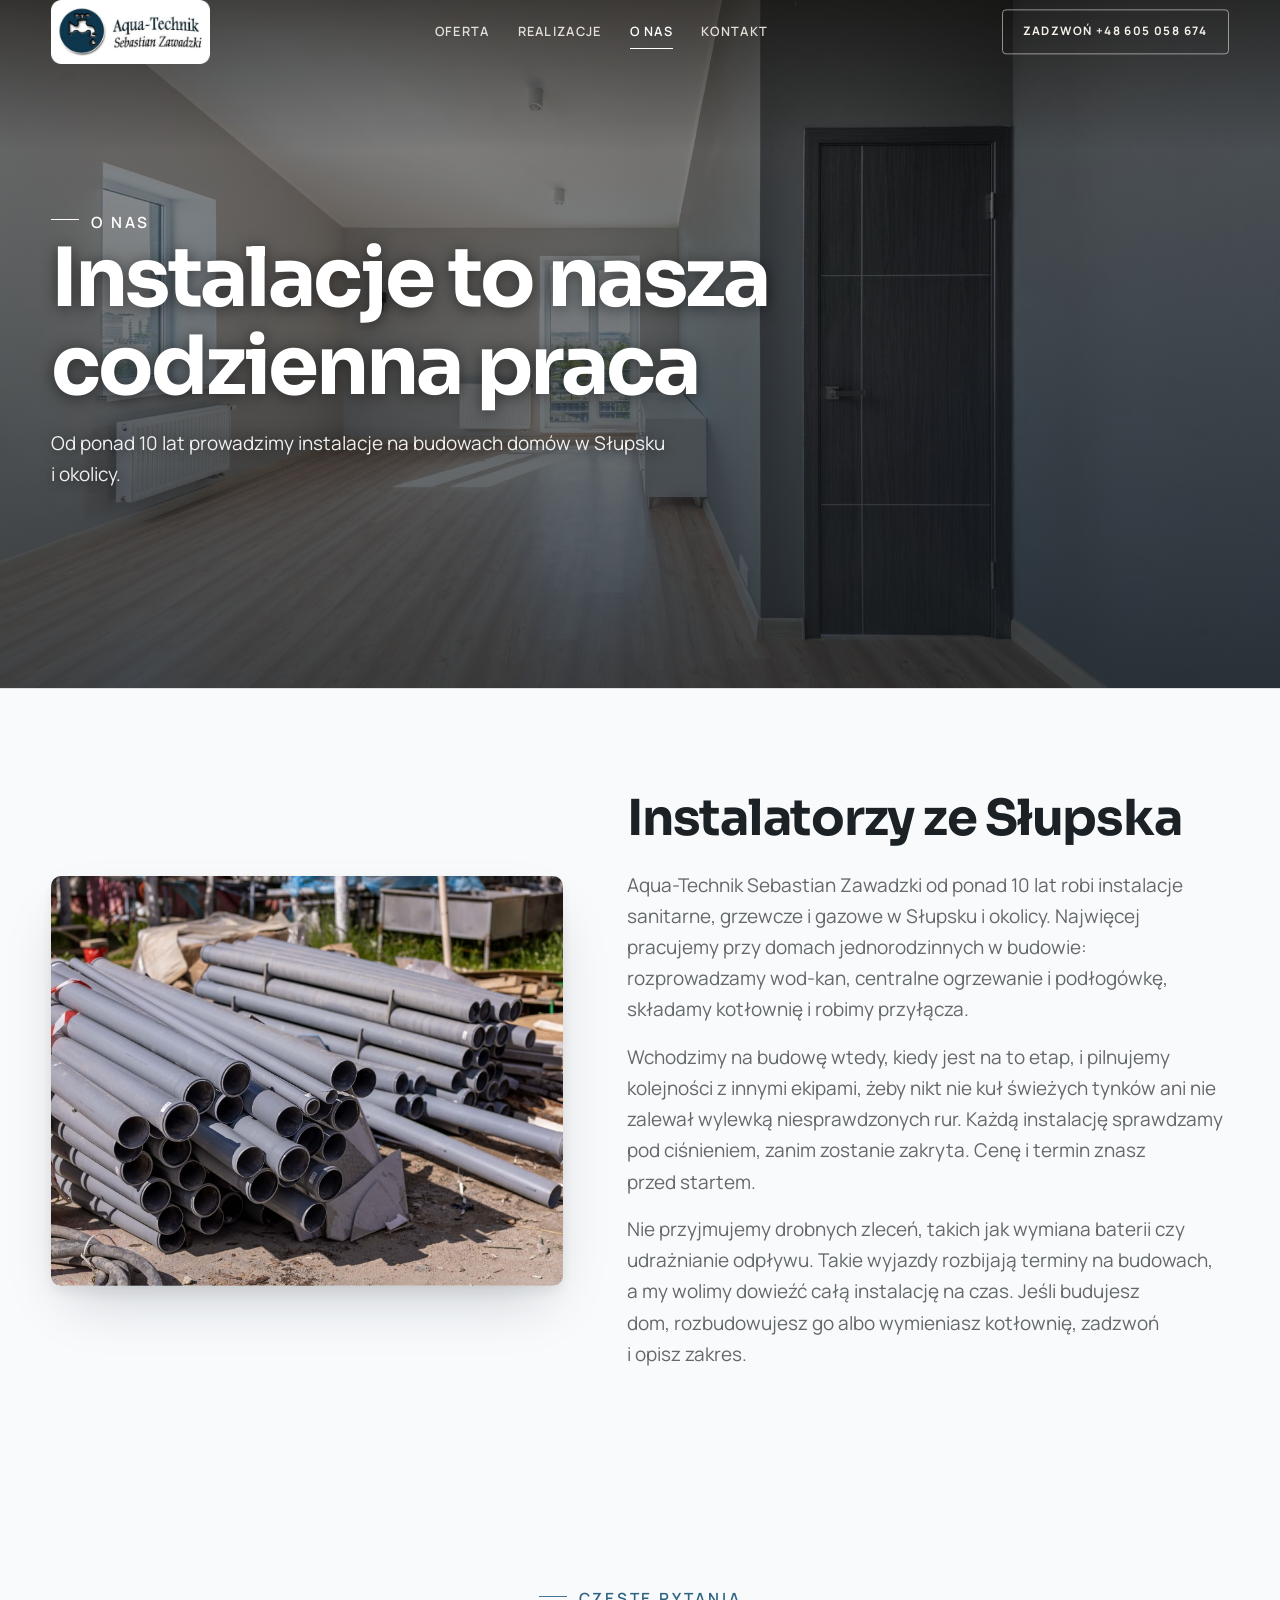
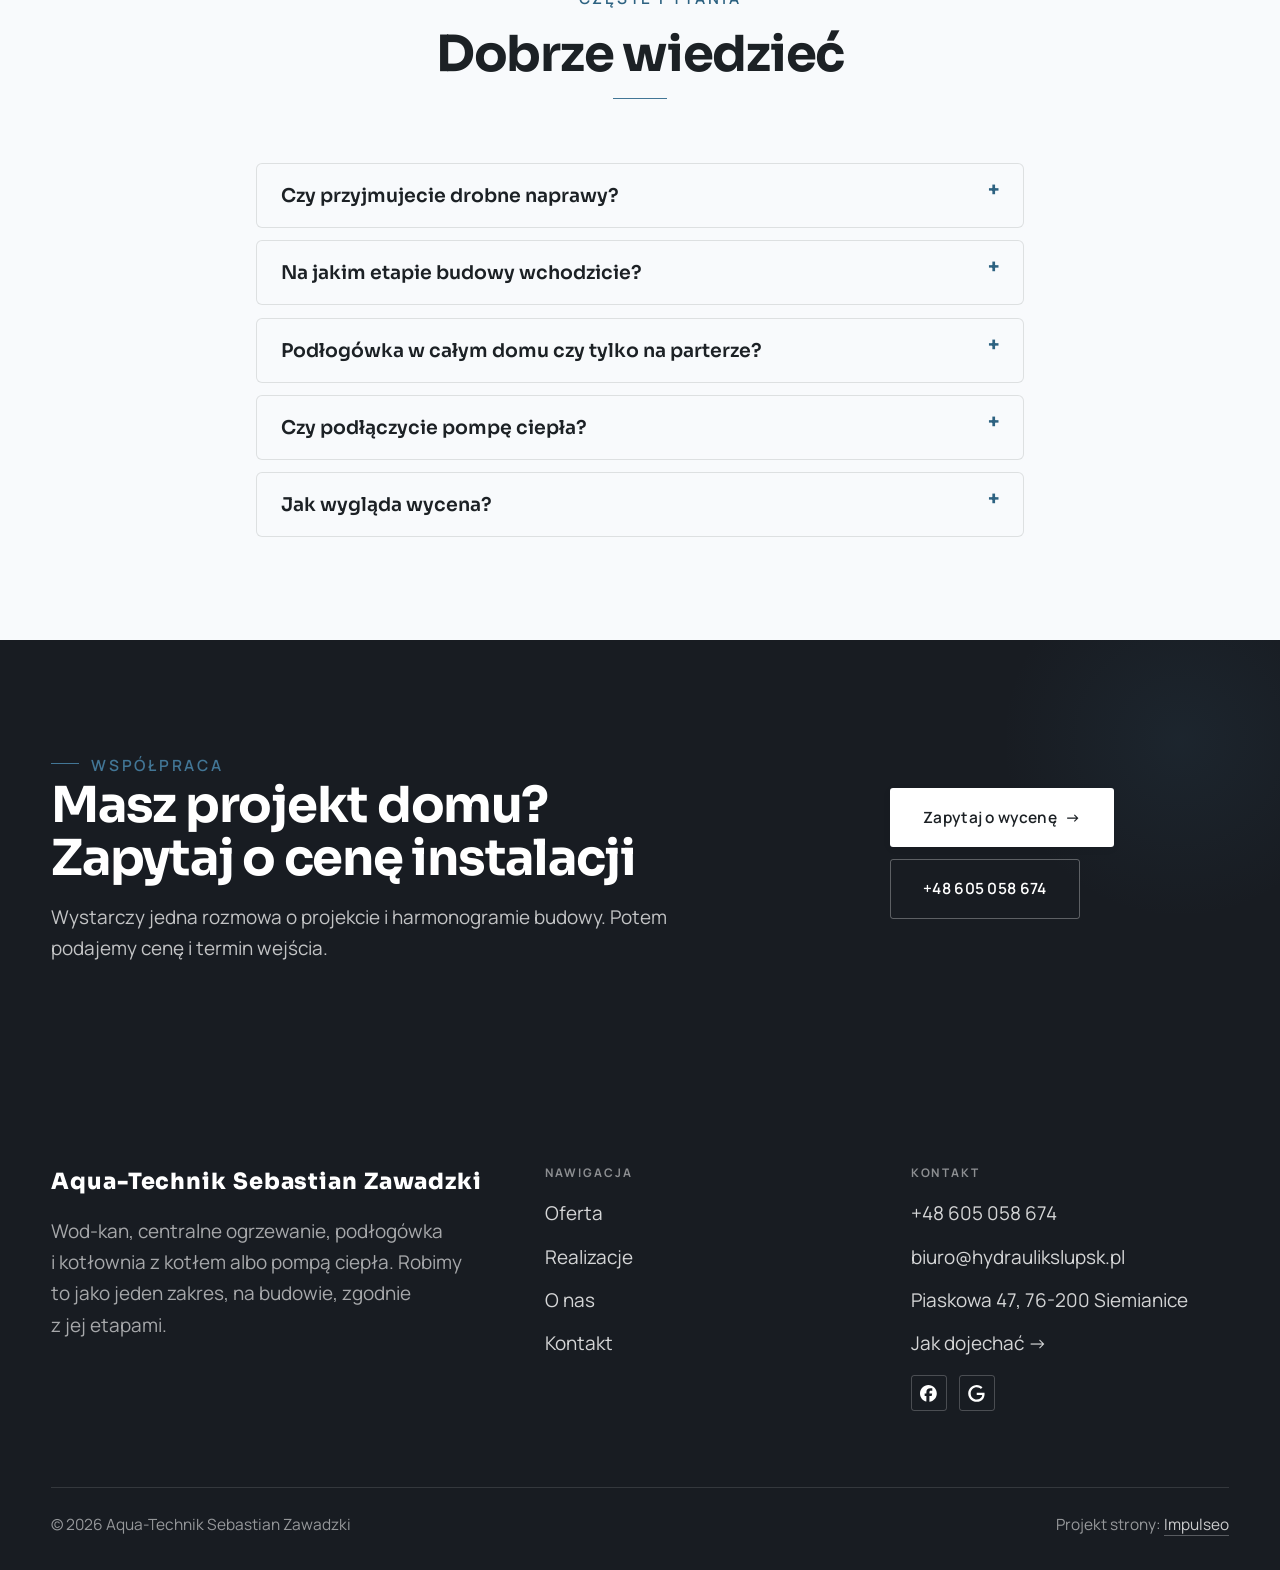
<file: o-nas.html>
<!DOCTYPE html>
<html lang="pl">
<head>
<meta charset="UTF-8">
<meta name="viewport" content="width=device-width, initial-scale=1.0">
<title>O nas - Aqua-Technik Sebastian Zawadzki</title>
<meta name="description" content="Aqua-Technik Sebastian Zawadzki - kompletne instalacje w nowych domach w Słupsku i okolicy: wod-kan, centralne ogrzewanie, ogrzewanie podłogowe, kotłownie i pompy ciepła, przyłącza wod-kan i instalacje gazowe. Cena i termin po rozmowie o zakresie.">
<link rel="canonical" href="https://kris20032.github.io/aqua-technik-sebastian-zawadzki/o-nas.html">
<meta name="robots" content="noindex, nofollow">
<meta property="og:type" content="website">
<meta property="og:locale" content="pl_PL">
<meta property="og:site_name" content="Aqua-Technik Sebastian Zawadzki">
<meta property="og:title" content="O nas - Aqua-Technik Sebastian Zawadzki">
<meta property="og:description" content="Aqua-Technik Sebastian Zawadzki - kompletne instalacje w nowych domach w Słupsku i okolicy: wod-kan, centralne ogrzewanie, ogrzewanie podłogowe, kotłownie i pompy ciepła, przyłącza wod-kan i instalacje gazowe. Cena i termin po rozmowie o zakresie.">
<meta property="og:url" content="https://kris20032.github.io/aqua-technik-sebastian-zawadzki/o-nas.html">
<meta property="og:image" content="https://kris20032.github.io/aqua-technik-sebastian-zawadzki/img/og.jpg">
<meta property="og:image:width" content="1200">
<meta property="og:image:height" content="630">
<meta name="twitter:card" content="summary_large_image">
<link rel="preconnect" href="https://fonts.googleapis.com">
<link rel="preconnect" href="https://fonts.gstatic.com" crossorigin>
<link href="https://fonts.googleapis.com/css2?family=Sora:wght@600;700;800&family=Manrope:wght@400;500;600&display=swap" rel="stylesheet">
<link rel="stylesheet" href="assets/styles.css?v=f6f3e4ce">
</head>
<body>

<header class="nav">
  <div class="wrap nav-inner">
    <a class="brand brand-has-logo" href="index.html"><img class="brand-logo" src="img/logo.png" alt="Aqua-Technik Sebastian Zawadzki" width="760" height="306" decoding="async"></a>
    <nav class="nav-links">
      <a href="oferta.html">Oferta</a>
      <a href="realizacje.html">Realizacje</a>
      <a href="o-nas.html" class="active" aria-current="page">O nas</a>
      <a href="kontakt.html">Kontakt</a>
      <a href="tel:+48605058674" class="btn btn-accent">Zadzwoń +48 605 058 674</a>
    </nav>
    <button class="nav-toggle" aria-label="Menu"><span></span><span></span><span></span></button>
  </div>
</header>

<main>
<section class="pagehead">
  <img src="img/g7.jpg" alt="Aqua-Technik Sebastian Zawadzki - Instalacje to nasza codzienna praca" width="1880" height="1255" decoding="async">
  <div class="wrap">
    <span class="eyebrow">O nas</span>
    <h1>Instalacje to nasza codzienna praca</h1>
    <p>Od ponad 10 lat prowadzimy instalacje na budowach domów w Słupsku i okolicy.</p>
  </div>
</section>
<section>
  <div class="wrap split">
    <div class="split-art reveal"><img src="img/g1.jpg" alt="Aqua-Technik Sebastian Zawadzki" loading="lazy" width="1880" height="1253" decoding="async"></div>
    <div class="split-copy reveal">
      <h2>Instalatorzy ze Słupska</h2>
      <p class="muted">Aqua-Technik Sebastian Zawadzki od ponad 10 lat robi instalacje sanitarne, grzewcze i gazowe w Słupsku i okolicy. Najwięcej pracujemy przy domach jednorodzinnych w budowie: rozprowadzamy wod-kan, centralne ogrzewanie i podłogówkę, składamy kotłownię i robimy przyłącza.</p>
      <p class="muted">Wchodzimy na budowę wtedy, kiedy jest na to etap, i pilnujemy kolejności z innymi ekipami, żeby nikt nie kuł świeżych tynków ani nie zalewał wylewką niesprawdzonych rur. Każdą instalację sprawdzamy pod ciśnieniem, zanim zostanie zakryta. Cenę i termin znasz przed startem.</p>
      <p class="muted">Nie przyjmujemy drobnych zleceń, takich jak wymiana baterii czy udrażnianie odpływu. Takie wyjazdy rozbijają terminy na budowach, a my wolimy dowieźć całą instalację na czas. Jeśli budujesz dom, rozbudowujesz go albo wymieniasz kotłownię, zadzwoń i opisz zakres.</p>
    </div>
  </div>
</section>


<section class="faq-klinika">
  <div class="wrap">
    <div class="head center reveal">
      <span class="eyebrow">Częste pytania</span>
      <h2>Dobrze wiedzieć</h2>
    </div>
    <div class="faq-list">
      <details class="faq-item reveal"><summary>Czy przyjmujecie drobne naprawy?</summary><p>Nie. Robimy instalacje w całości: w nowych domach, przy rozbudowach i przy wymianie kotłowni. Z wymianą baterii czy udrażnianiem odpływu lepiej zadzwonić do serwisu awaryjnego.</p></details>
      <details class="faq-item reveal"><summary>Na jakim etapie budowy wchodzicie?</summary><p>Najlepiej w stanie surowym zamkniętym, przed tynkami i wylewkami. Wtedy rozprowadzamy rury, a po wylewkach wracamy na montaż urządzeń i uruchomienie ogrzewania.</p></details>
      <details class="faq-item reveal"><summary>Podłogówka w całym domu czy tylko na parterze?</summary><p>Da się zrobić jedno i drugie, a także układ mieszany z grzejnikami na piętrze. Podpowiemy, co ma sens przy wybranym źródle ciepła i układzie pomieszczeń.</p></details>
      <details class="faq-item reveal"><summary>Czy podłączycie pompę ciepła?</summary><p>Tak. W nowych domach podłączamy pompę ciepła do instalacji c.o. i ciepłej wody, razem z buforem i zasobnikiem, jeśli projekt je przewiduje.</p></details>
      <details class="faq-item reveal"><summary>Jak wygląda wycena?</summary><p>Zaczynamy od rozmowy: metraż, liczba łazienek, rodzaj ogrzewania i projekt instalacji, jeśli już jest. Na tej podstawie podajemy cenę zakresu i termin wejścia na budowę.</p></details>
    </div>
  </div>
</section>
<section class="cta">
  <div class="wrap">
    <div class="reveal">
      <span class="eyebrow">Współpraca</span>
      <h2>Masz projekt domu? Zapytaj o cenę instalacji</h2>
      <p>Wystarczy jedna rozmowa o projekcie i harmonogramie budowy. Potem podajemy cenę i termin wejścia.</p>
    </div>
    <div class="cta-actions reveal">
      <a href="kontakt.html" class="btn btn-light">Zapytaj o wycenę <span class="arr">→</span></a>
      <a href="tel:+48605058674" class="btn btn-ghost btn-ghost-cta">+48 605 058 674</a>
    </div>
  </div>
</section>
</main>

<footer>
  <div class="wrap">
    <div class="foot-grid">
      <div class="foot-brand">
        <div class="name">Aqua-Technik Sebastian Zawadzki</div>
        <p>Wod-kan, centralne ogrzewanie, podłogówka i kotłownia z kotłem albo pompą ciepła. Robimy to jako jeden zakres, na budowie, zgodnie z jej etapami.</p>
      </div>
      <div class="foot-col">
        <h4>Nawigacja</h4>
        <a href="oferta.html">Oferta</a>
        <a href="realizacje.html">Realizacje</a>
        <a href="o-nas.html">O nas</a>
        <a href="kontakt.html">Kontakt</a>
      </div>
      <div class="foot-col">
        <h4>Kontakt</h4>
        <a href="tel:+48605058674">+48 605 058 674</a>
        <a href="mailto:biuro@hydraulikslupsk.pl">biuro@hydraulikslupsk.pl</a>
        <p>Piaskowa 47, 76-200 Siemianice</p>
        <a href="https://maps.google.com/?cid=17671080682813513688&g_mp=Cidnb29nbGUubWFwcy5wbGFjZXMudjEuUGxhY2VzLlNlYXJjaFRleHQQAhgEIAA" target="_blank" rel="noopener">Jak dojechać →</a>
      <div class="foot-soc">
        <a class="soc" href="https://www.facebook.com/hydraulikaslupsk/" target="_blank" rel="noopener" aria-label="Facebook - Aqua-Technik Sebastian Zawadzki"><svg viewBox="0 0 24 24" aria-hidden="true" focusable="false"><path d="M9.101 23.691v-7.98H6.627v-3.667h2.474v-1.58c0-4.085 1.848-5.978 5.858-5.978.401 0 .955.042 1.468.103a8.68 8.68 0 0 1 1.141.195v3.325a8.623 8.623 0 0 0-.653-.036 26.805 26.805 0 0 0-.733-.009c-.707 0-1.259.096-1.675.309a1.686 1.686 0 0 0-.679.622c-.258.42-.374.995-.374 1.752v1.297h3.919l-.386 2.103-.287 1.564h-3.246v8.245C19.396 23.238 24 18.179 24 12.044c0-6.627-5.373-12-12-12s-12 5.373-12 12c0 5.628 3.874 10.35 9.101 11.647Z" fill="currentColor"/></svg></a>
        <a class="soc" href="https://maps.google.com/?cid=17671080682813513688&g_mp=Cidnb29nbGUubWFwcy5wbGFjZXMudjEuUGxhY2VzLlNlYXJjaFRleHQQAhgEIAA" target="_blank" rel="noopener" aria-label="Google - Aqua-Technik Sebastian Zawadzki"><svg viewBox="0 0 24 24" aria-hidden="true" focusable="false"><path d="M12.48 10.92v3.28h7.84c-.24 1.84-.853 3.187-1.787 4.133-1.147 1.147-2.933 2.4-6.053 2.4-4.827 0-8.6-3.893-8.6-8.72s3.773-8.72 8.6-8.72c2.6 0 4.507 1.027 5.907 2.347l2.307-2.307C18.747 1.44 16.133 0 12.48 0 5.867 0 .307 5.387.307 12s5.56 12 12.173 12c3.573 0 6.267-1.173 8.373-3.36 2.16-2.16 2.84-5.213 2.84-7.667 0-.76-.053-1.467-.173-2.053H12.48z" fill="currentColor"/></svg></a>
      </div>
      </div>
    </div>
    <div class="foot-bot">
      <span>© 2026 Aqua-Technik Sebastian Zawadzki</span>
      <span>Projekt strony: <a class="foot-credit" href="https://impulseo.pl" target="_blank" rel="noopener">Impulseo</a></span>
    </div>
  </div>
</footer>
<div class="sticky-call"><a class="sc-call" href="tel:+48605058674"><svg class="ico-tel" width="16" height="16" viewBox="0 0 24 24" fill="none" aria-hidden="true"><path d="M6.6 10.8a15.5 15.5 0 0 0 6.6 6.6l2.2-2.2a1 1 0 0 1 1-.24 11.4 11.4 0 0 0 3.6.58 1 1 0 0 1 1 1V20a1 1 0 0 1-1 1A17 17 0 0 1 3 4a1 1 0 0 1 1-1h3.5a1 1 0 0 1 1 1c0 1.25.2 2.46.58 3.6a1 1 0 0 1-.25 1l-2.23 2.2Z" fill="currentColor"/></svg> Zadzwoń</a><a class="sc-quote" href="kontakt.html">Zapytaj o wycenę instalacji</a></div>
<div class="demo-wazne" data-do="2026-11-19" data-cykl="3" hidden><svg class="dw-ico" width="13" height="13" viewBox="0 0 24 24" fill="none" aria-hidden="true"><circle cx="12" cy="12" r="8.6" stroke="currentColor" stroke-width="1.8"/><path d="M12 7.2V12l3.3 2" stroke="currentColor" stroke-width="1.8" stroke-linecap="round"/></svg><span class="dw-txt"></span></div>

<script src="assets/main.js"></script>
</body>
</html>
</file>
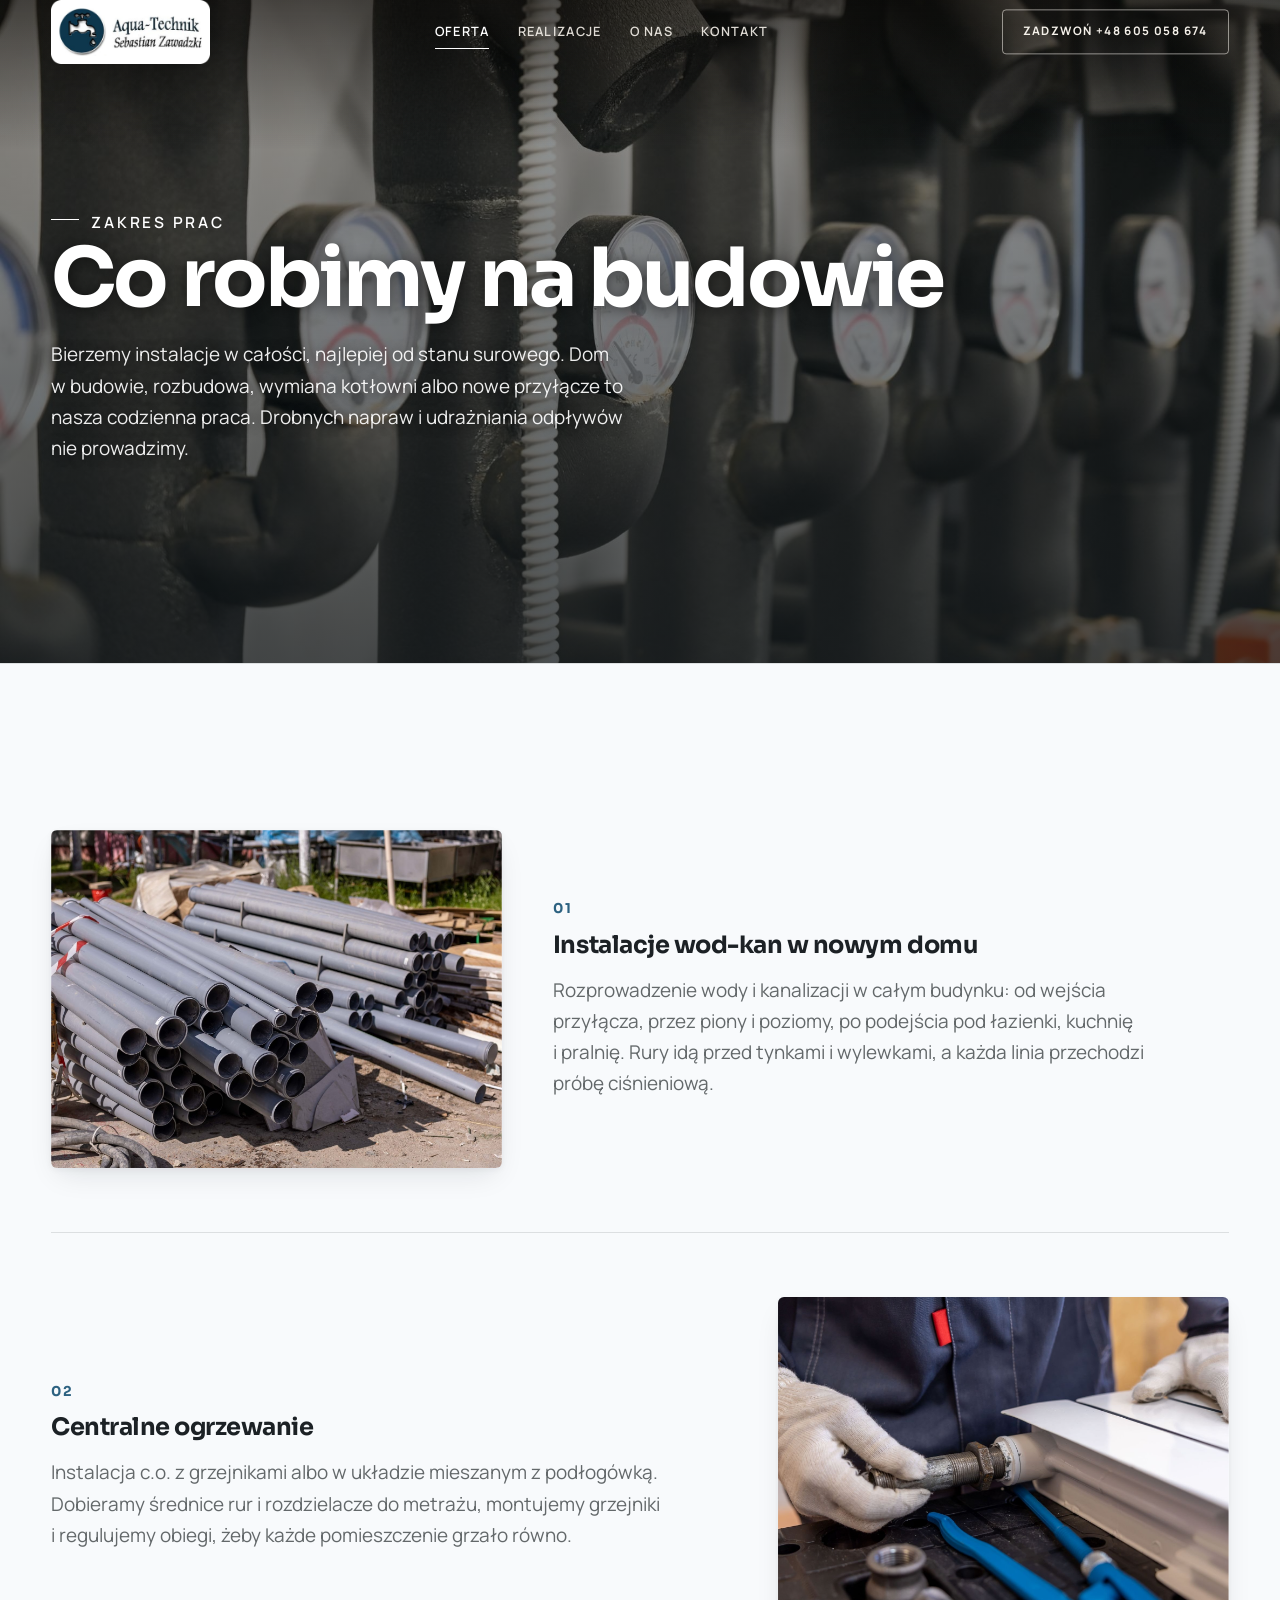
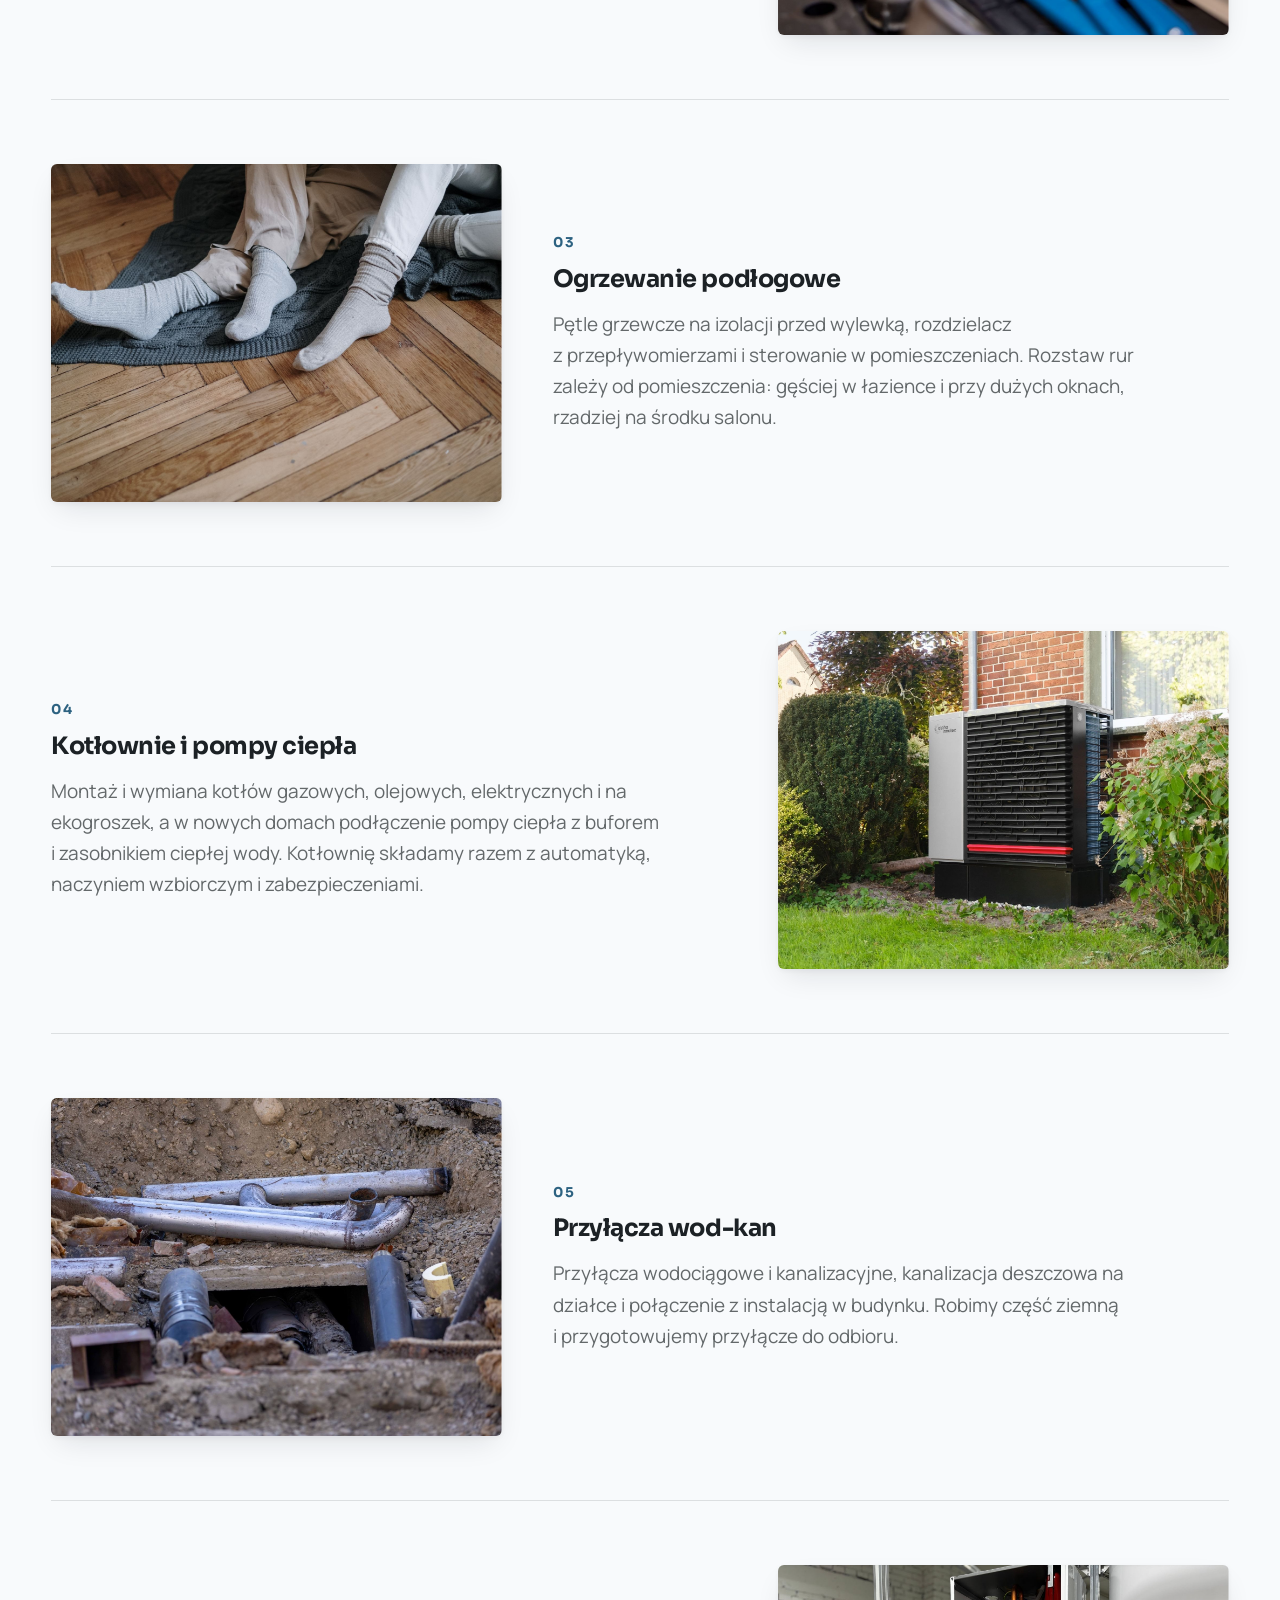
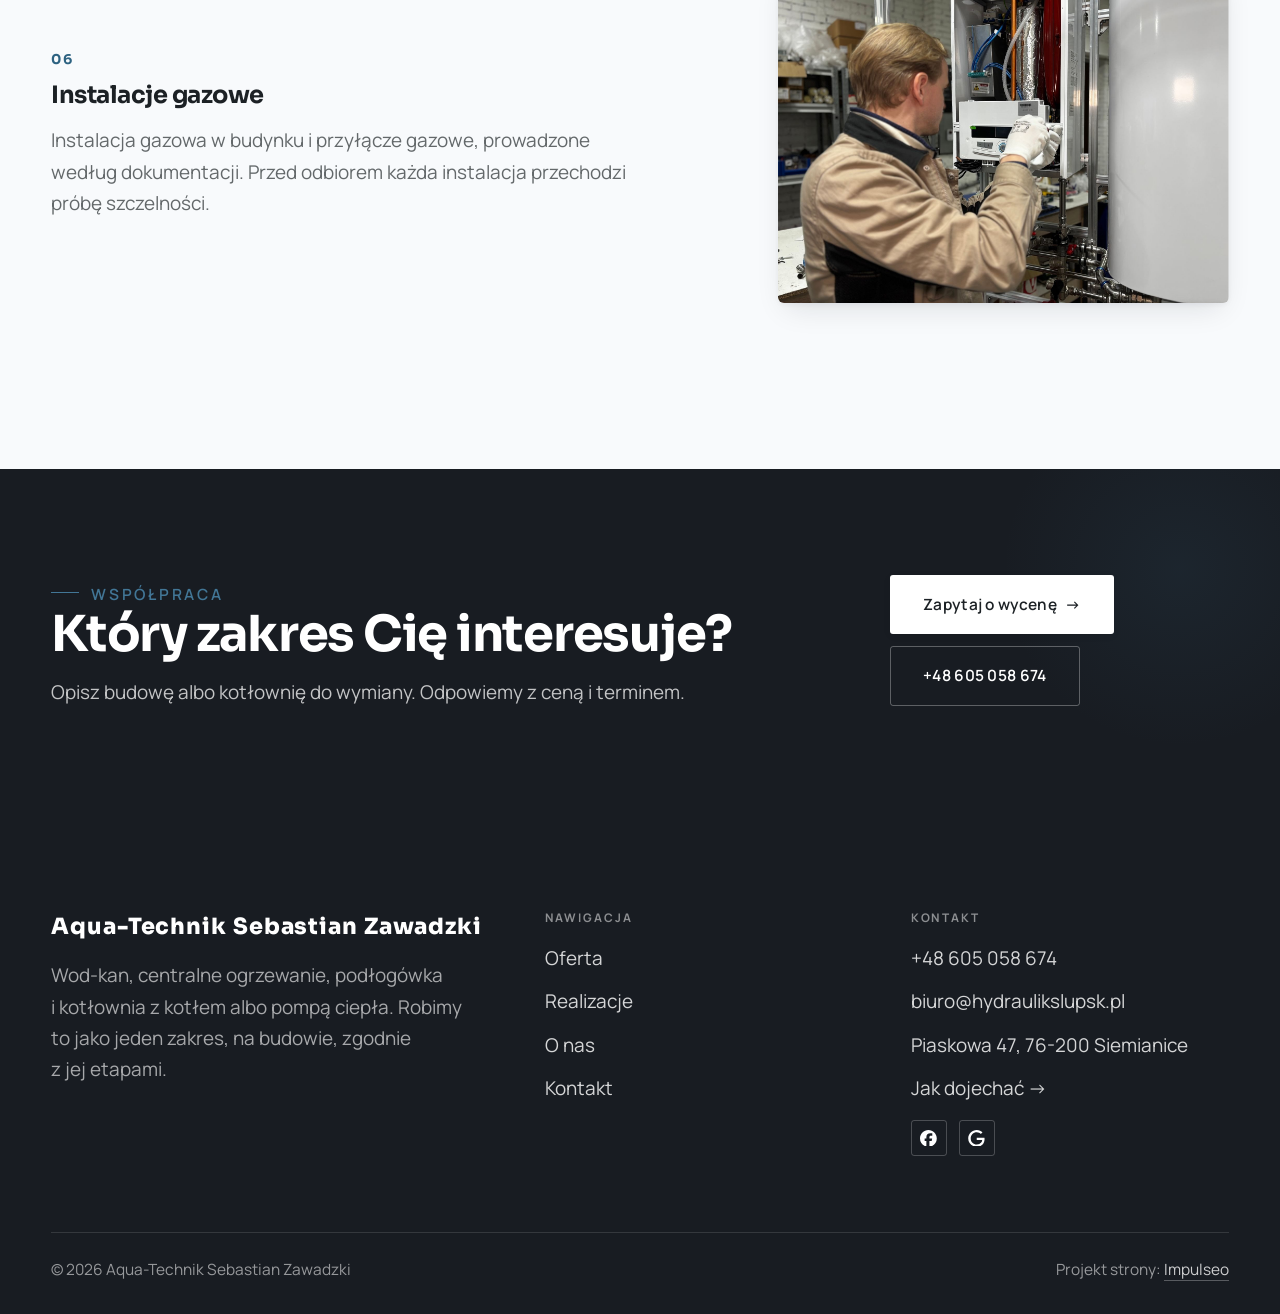
<file: oferta.html>
<!DOCTYPE html>
<html lang="pl">
<head>
<meta charset="UTF-8">
<meta name="viewport" content="width=device-width, initial-scale=1.0">
<title>Oferta - Aqua-Technik Sebastian Zawadzki</title>
<meta name="description" content="Aqua-Technik Sebastian Zawadzki - kompletne instalacje w nowych domach w Słupsku i okolicy: wod-kan, centralne ogrzewanie, ogrzewanie podłogowe, kotłownie i pompy ciepła, przyłącza wod-kan i instalacje gazowe. Cena i termin po rozmowie o zakresie.">
<link rel="canonical" href="https://kris20032.github.io/aqua-technik-sebastian-zawadzki/oferta.html">
<meta name="robots" content="noindex, nofollow">
<meta property="og:type" content="website">
<meta property="og:locale" content="pl_PL">
<meta property="og:site_name" content="Aqua-Technik Sebastian Zawadzki">
<meta property="og:title" content="Oferta - Aqua-Technik Sebastian Zawadzki">
<meta property="og:description" content="Aqua-Technik Sebastian Zawadzki - kompletne instalacje w nowych domach w Słupsku i okolicy: wod-kan, centralne ogrzewanie, ogrzewanie podłogowe, kotłownie i pompy ciepła, przyłącza wod-kan i instalacje gazowe. Cena i termin po rozmowie o zakresie.">
<meta property="og:url" content="https://kris20032.github.io/aqua-technik-sebastian-zawadzki/oferta.html">
<meta property="og:image" content="https://kris20032.github.io/aqua-technik-sebastian-zawadzki/img/og.jpg">
<meta property="og:image:width" content="1200">
<meta property="og:image:height" content="630">
<meta name="twitter:card" content="summary_large_image">
<link rel="preconnect" href="https://fonts.googleapis.com">
<link rel="preconnect" href="https://fonts.gstatic.com" crossorigin>
<link href="https://fonts.googleapis.com/css2?family=Sora:wght@600;700;800&family=Manrope:wght@400;500;600&display=swap" rel="stylesheet">
<link rel="stylesheet" href="assets/styles.css?v=f6f3e4ce">
</head>
<body>

<header class="nav">
  <div class="wrap nav-inner">
    <a class="brand brand-has-logo" href="index.html"><img class="brand-logo" src="img/logo.png" alt="Aqua-Technik Sebastian Zawadzki" width="760" height="306" decoding="async"></a>
    <nav class="nav-links">
      <a href="oferta.html" class="active" aria-current="page">Oferta</a>
      <a href="realizacje.html">Realizacje</a>
      <a href="o-nas.html">O nas</a>
      <a href="kontakt.html">Kontakt</a>
      <a href="tel:+48605058674" class="btn btn-accent">Zadzwoń +48 605 058 674</a>
    </nav>
    <button class="nav-toggle" aria-label="Menu"><span></span><span></span><span></span></button>
  </div>
</header>

<main>
<section class="pagehead">
  <img src="img/g4.jpg" alt="Aqua-Technik Sebastian Zawadzki - Co robimy na budowie" width="1600" height="1200" decoding="async">
  <div class="wrap">
    <span class="eyebrow">Zakres prac</span>
    <h1>Co robimy na budowie</h1>
    <p>Bierzemy instalacje w całości, najlepiej od stanu surowego. Dom w budowie, rozbudowa, wymiana kotłowni albo nowe przyłącze to nasza codzienna praca. Drobnych napraw i udrażniania odpływów nie prowadzimy.</p>
  </div>
</section>
<section>
  <div class="wrap">
    <div class="svc-row reveal">
      <div class="svc-row-art"><img src="img/g1.jpg" alt="Instalacje wod-kan w nowym domu" loading="lazy" width="1880" height="1253" decoding="async"></div>
      <div>
        <span class="num">01</span>
        <h3>Instalacje wod-kan w nowym domu</h3>
        <p class="muted">Rozprowadzenie wody i kanalizacji w całym budynku: od wejścia przyłącza, przez piony i poziomy, po podejścia pod łazienki, kuchnię i pralnię. Rury idą przed tynkami i wylewkami, a każda linia przechodzi próbę ciśnieniową.</p>
      </div>
    </div>
    <div class="svc-row rev reveal">
      <div class="svc-row-art"><img src="img/g8.jpg" alt="Centralne ogrzewanie" loading="lazy" width="1880" height="1253" decoding="async"></div>
      <div>
        <span class="num">02</span>
        <h3>Centralne ogrzewanie</h3>
        <p class="muted">Instalacja c.o. z grzejnikami albo w układzie mieszanym z podłogówką. Dobieramy średnice rur i rozdzielacze do metrażu, montujemy grzejniki i regulujemy obiegi, żeby każde pomieszczenie grzało równo.</p>
      </div>
    </div>
    <div class="svc-row reveal">
      <div class="svc-row-art"><img src="img/g11.jpg" alt="Ogrzewanie podłogowe" loading="lazy" width="1880" height="1253" decoding="async"></div>
      <div>
        <span class="num">03</span>
        <h3>Ogrzewanie podłogowe</h3>
        <p class="muted">Pętle grzewcze na izolacji przed wylewką, rozdzielacz z przepływomierzami i sterowanie w pomieszczeniach. Rozstaw rur zależy od pomieszczenia: gęściej w łazience i przy dużych oknach, rzadziej na środku salonu.</p>
      </div>
    </div>
    <div class="svc-row rev reveal">
      <div class="svc-row-art"><img src="img/g5.jpg" alt="Kotłownie i pompy ciepła" loading="lazy" width="1880" height="1253" decoding="async"></div>
      <div>
        <span class="num">04</span>
        <h3>Kotłownie i pompy ciepła</h3>
        <p class="muted">Montaż i wymiana kotłów gazowych, olejowych, elektrycznych i na ekogroszek, a w nowych domach podłączenie pompy ciepła z buforem i zasobnikiem ciepłej wody. Kotłownię składamy razem z automatyką, naczyniem wzbiorczym i zabezpieczeniami.</p>
      </div>
    </div>
    <div class="svc-row reveal">
      <div class="svc-row-art"><img src="img/g10.jpg" alt="Przyłącza wod-kan" loading="lazy" width="1880" height="1253" decoding="async"></div>
      <div>
        <span class="num">05</span>
        <h3>Przyłącza wod-kan</h3>
        <p class="muted">Przyłącza wodociągowe i kanalizacyjne, kanalizacja deszczowa na działce i połączenie z instalacją w budynku. Robimy część ziemną i przygotowujemy przyłącze do odbioru.</p>
      </div>
    </div>
    <div class="svc-row rev reveal">
      <div class="svc-row-art"><img src="img/g6.jpg" alt="Instalacje gazowe" loading="lazy" width="1733" height="1300" decoding="async"></div>
      <div>
        <span class="num">06</span>
        <h3>Instalacje gazowe</h3>
        <p class="muted">Instalacja gazowa w budynku i przyłącze gazowe, prowadzone według dokumentacji. Przed odbiorem każda instalacja przechodzi próbę szczelności.</p>
      </div>
    </div>
  </div>
</section>

<section class="cta">
  <div class="wrap">
    <div class="reveal">
      <span class="eyebrow">Współpraca</span>
      <h2>Który zakres Cię interesuje?</h2>
      <p>Opisz budowę albo kotłownię do wymiany. Odpowiemy z ceną i terminem.</p>
    </div>
    <div class="cta-actions reveal">
      <a href="kontakt.html" class="btn btn-light">Zapytaj o wycenę <span class="arr">→</span></a>
      <a href="tel:+48605058674" class="btn btn-ghost btn-ghost-cta">+48 605 058 674</a>
    </div>
  </div>
</section>
</main>

<footer>
  <div class="wrap">
    <div class="foot-grid">
      <div class="foot-brand">
        <div class="name">Aqua-Technik Sebastian Zawadzki</div>
        <p>Wod-kan, centralne ogrzewanie, podłogówka i kotłownia z kotłem albo pompą ciepła. Robimy to jako jeden zakres, na budowie, zgodnie z jej etapami.</p>
      </div>
      <div class="foot-col">
        <h4>Nawigacja</h4>
        <a href="oferta.html">Oferta</a>
        <a href="realizacje.html">Realizacje</a>
        <a href="o-nas.html">O nas</a>
        <a href="kontakt.html">Kontakt</a>
      </div>
      <div class="foot-col">
        <h4>Kontakt</h4>
        <a href="tel:+48605058674">+48 605 058 674</a>
        <a href="mailto:biuro@hydraulikslupsk.pl">biuro@hydraulikslupsk.pl</a>
        <p>Piaskowa 47, 76-200 Siemianice</p>
        <a href="https://maps.google.com/?cid=17671080682813513688&g_mp=Cidnb29nbGUubWFwcy5wbGFjZXMudjEuUGxhY2VzLlNlYXJjaFRleHQQAhgEIAA" target="_blank" rel="noopener">Jak dojechać →</a>
      <div class="foot-soc">
        <a class="soc" href="https://www.facebook.com/hydraulikaslupsk/" target="_blank" rel="noopener" aria-label="Facebook - Aqua-Technik Sebastian Zawadzki"><svg viewBox="0 0 24 24" aria-hidden="true" focusable="false"><path d="M9.101 23.691v-7.98H6.627v-3.667h2.474v-1.58c0-4.085 1.848-5.978 5.858-5.978.401 0 .955.042 1.468.103a8.68 8.68 0 0 1 1.141.195v3.325a8.623 8.623 0 0 0-.653-.036 26.805 26.805 0 0 0-.733-.009c-.707 0-1.259.096-1.675.309a1.686 1.686 0 0 0-.679.622c-.258.42-.374.995-.374 1.752v1.297h3.919l-.386 2.103-.287 1.564h-3.246v8.245C19.396 23.238 24 18.179 24 12.044c0-6.627-5.373-12-12-12s-12 5.373-12 12c0 5.628 3.874 10.35 9.101 11.647Z" fill="currentColor"/></svg></a>
        <a class="soc" href="https://maps.google.com/?cid=17671080682813513688&g_mp=Cidnb29nbGUubWFwcy5wbGFjZXMudjEuUGxhY2VzLlNlYXJjaFRleHQQAhgEIAA" target="_blank" rel="noopener" aria-label="Google - Aqua-Technik Sebastian Zawadzki"><svg viewBox="0 0 24 24" aria-hidden="true" focusable="false"><path d="M12.48 10.92v3.28h7.84c-.24 1.84-.853 3.187-1.787 4.133-1.147 1.147-2.933 2.4-6.053 2.4-4.827 0-8.6-3.893-8.6-8.72s3.773-8.72 8.6-8.72c2.6 0 4.507 1.027 5.907 2.347l2.307-2.307C18.747 1.44 16.133 0 12.48 0 5.867 0 .307 5.387.307 12s5.56 12 12.173 12c3.573 0 6.267-1.173 8.373-3.36 2.16-2.16 2.84-5.213 2.84-7.667 0-.76-.053-1.467-.173-2.053H12.48z" fill="currentColor"/></svg></a>
      </div>
      </div>
    </div>
    <div class="foot-bot">
      <span>© 2026 Aqua-Technik Sebastian Zawadzki</span>
      <span>Projekt strony: <a class="foot-credit" href="https://impulseo.pl" target="_blank" rel="noopener">Impulseo</a></span>
    </div>
  </div>
</footer>
<div class="sticky-call"><a class="sc-call" href="tel:+48605058674"><svg class="ico-tel" width="16" height="16" viewBox="0 0 24 24" fill="none" aria-hidden="true"><path d="M6.6 10.8a15.5 15.5 0 0 0 6.6 6.6l2.2-2.2a1 1 0 0 1 1-.24 11.4 11.4 0 0 0 3.6.58 1 1 0 0 1 1 1V20a1 1 0 0 1-1 1A17 17 0 0 1 3 4a1 1 0 0 1 1-1h3.5a1 1 0 0 1 1 1c0 1.25.2 2.46.58 3.6a1 1 0 0 1-.25 1l-2.23 2.2Z" fill="currentColor"/></svg> Zadzwoń</a><a class="sc-quote" href="kontakt.html">Zapytaj o wycenę instalacji</a></div>
<div class="demo-wazne" data-do="2026-11-19" data-cykl="3" hidden><svg class="dw-ico" width="13" height="13" viewBox="0 0 24 24" fill="none" aria-hidden="true"><circle cx="12" cy="12" r="8.6" stroke="currentColor" stroke-width="1.8"/><path d="M12 7.2V12l3.3 2" stroke="currentColor" stroke-width="1.8" stroke-linecap="round"/></svg><span class="dw-txt"></span></div>

<script src="assets/main.js"></script>
</body>
</html>
</file>
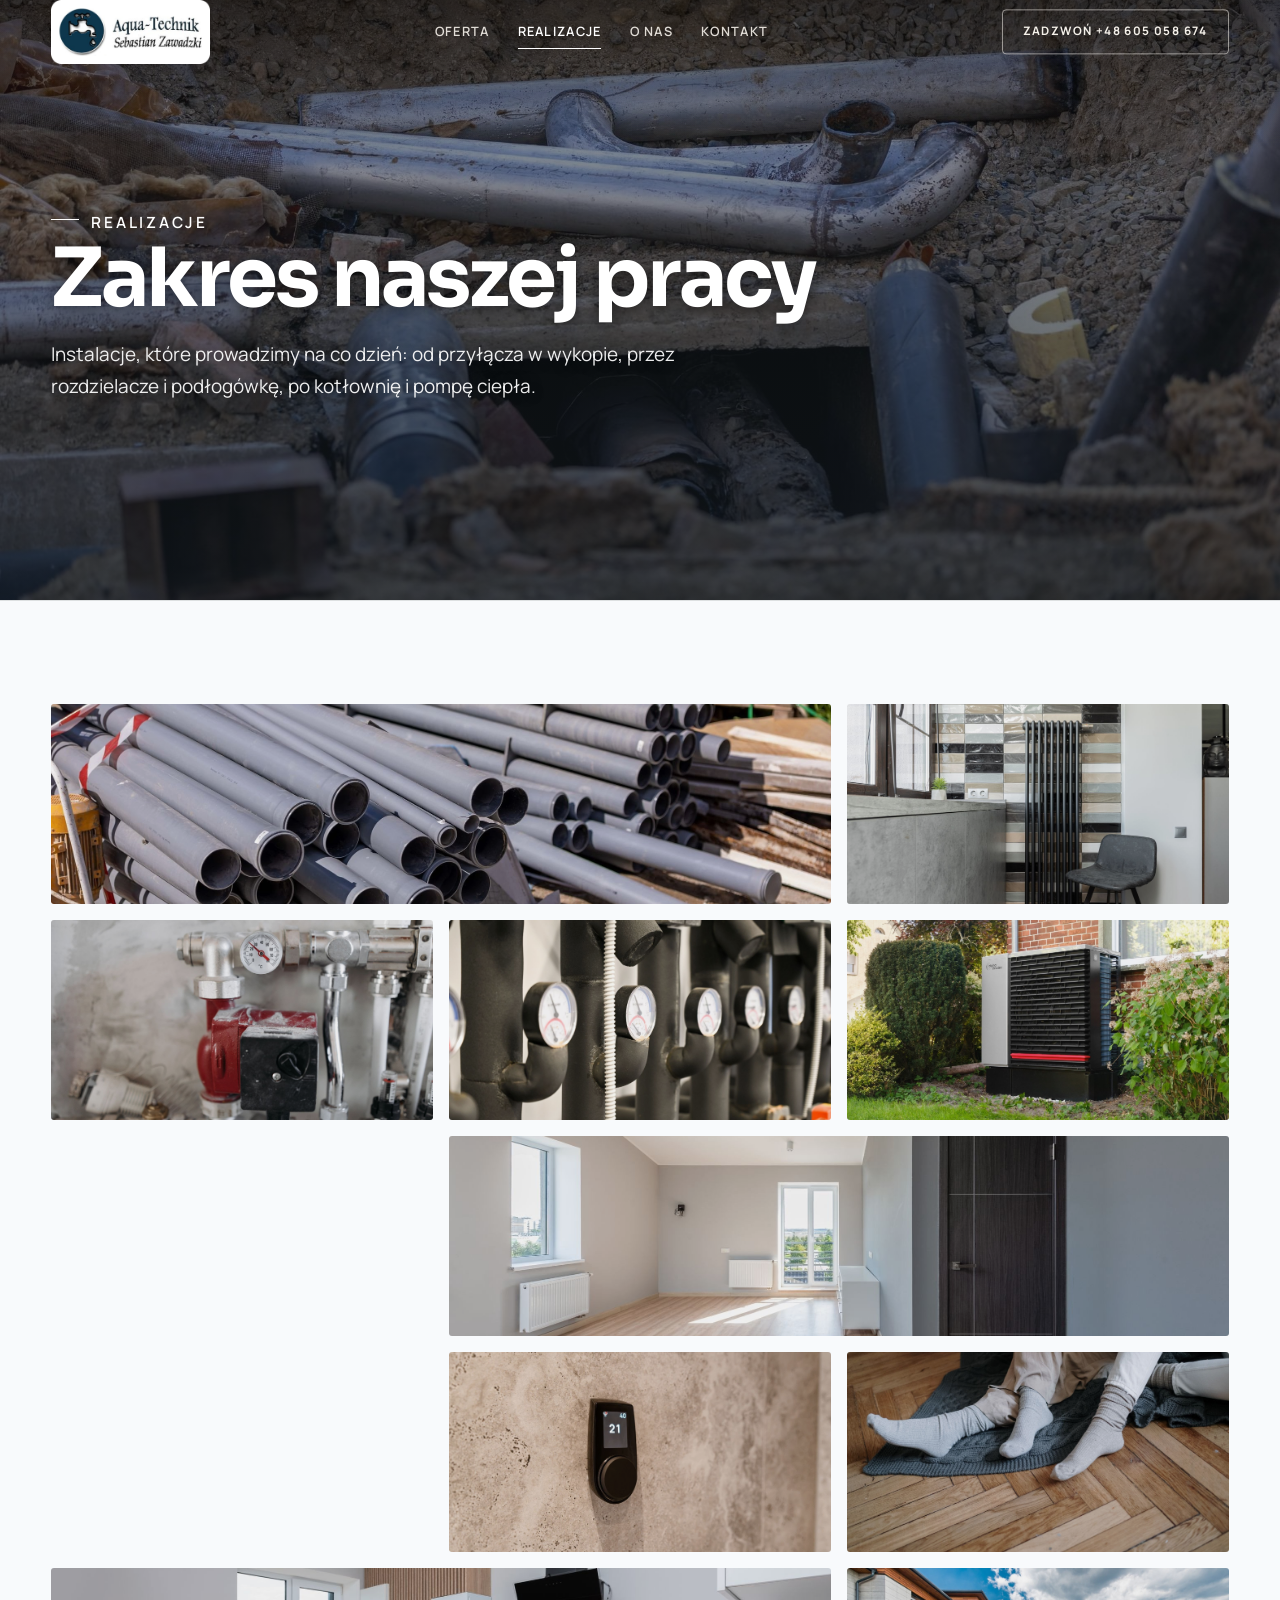
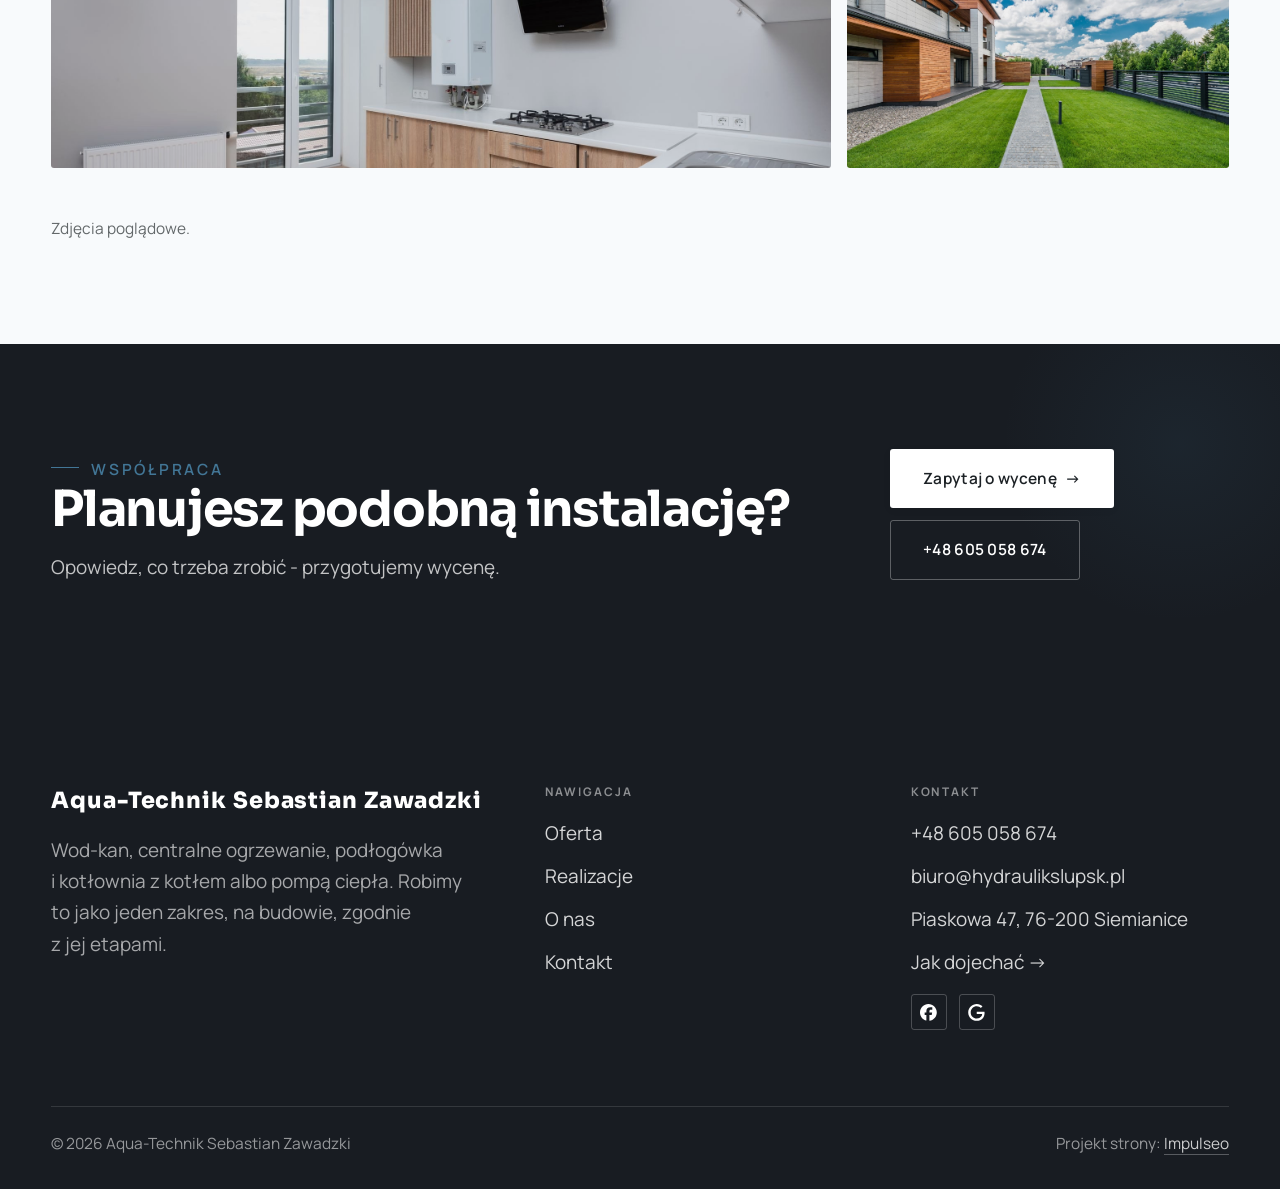
<file: realizacje.html>
<!DOCTYPE html>
<html lang="pl">
<head>
<meta charset="UTF-8">
<meta name="viewport" content="width=device-width, initial-scale=1.0">
<title>Realizacje - Aqua-Technik Sebastian Zawadzki</title>
<meta name="description" content="Realizacje Aqua-Technik Sebastian Zawadzki: Rury kanalizacyjne na budowie, Grzejnik dekoracyjny w łazience, Rozdzielacz z pompą obiegową, Kotłownia z opomiarowaniem, Pompa ciepła przy domu">
<link rel="canonical" href="https://kris20032.github.io/aqua-technik-sebastian-zawadzki/realizacje.html">
<meta name="robots" content="noindex, nofollow">
<meta property="og:type" content="website">
<meta property="og:locale" content="pl_PL">
<meta property="og:site_name" content="Aqua-Technik Sebastian Zawadzki">
<meta property="og:title" content="Realizacje - Aqua-Technik Sebastian Zawadzki">
<meta property="og:description" content="Realizacje Aqua-Technik Sebastian Zawadzki: Rury kanalizacyjne na budowie, Grzejnik dekoracyjny w łazience, Rozdzielacz z pompą obiegową, Kotłownia z opomiarowaniem, Pompa ciepła przy domu">
<meta property="og:url" content="https://kris20032.github.io/aqua-technik-sebastian-zawadzki/realizacje.html">
<meta property="og:image" content="https://kris20032.github.io/aqua-technik-sebastian-zawadzki/img/og.jpg">
<meta property="og:image:width" content="1200">
<meta property="og:image:height" content="630">
<meta name="twitter:card" content="summary_large_image">
<link rel="preconnect" href="https://fonts.googleapis.com">
<link rel="preconnect" href="https://fonts.gstatic.com" crossorigin>
<link href="https://fonts.googleapis.com/css2?family=Sora:wght@600;700;800&family=Manrope:wght@400;500;600&display=swap" rel="stylesheet">
<link rel="stylesheet" href="assets/styles.css?v=f6f3e4ce">
</head>
<body>

<header class="nav">
  <div class="wrap nav-inner">
    <a class="brand brand-has-logo" href="index.html"><img class="brand-logo" src="img/logo.png" alt="Aqua-Technik Sebastian Zawadzki" width="760" height="306" decoding="async"></a>
    <nav class="nav-links">
      <a href="oferta.html">Oferta</a>
      <a href="realizacje.html" class="active" aria-current="page">Realizacje</a>
      <a href="o-nas.html">O nas</a>
      <a href="kontakt.html">Kontakt</a>
      <a href="tel:+48605058674" class="btn btn-accent">Zadzwoń +48 605 058 674</a>
    </nav>
    <button class="nav-toggle" aria-label="Menu"><span></span><span></span><span></span></button>
  </div>
</header>

<main>
<section class="pagehead">
  <img src="img/g10.jpg" alt="Aqua-Technik Sebastian Zawadzki - zakres pracy" width="1880" height="1253" decoding="async">
  <div class="wrap">
    <span class="eyebrow">Realizacje</span>
    <h1>Zakres naszej pracy</h1>
    <p>Instalacje, które prowadzimy na co dzień: od przyłącza w wykopie, przez rozdzielacze i podłogówkę, po kotłownię i pompę ciepła.</p>
  </div>
</section>
<section>
  <div class="wrap">
    <div class="gallery">
      <div class="tile t-two3 reveal"><img src="img/g1.jpg" alt="Aqua-Technik Sebastian Zawadzki" loading="lazy" width="1880" height="1253" decoding="async"></div>
      <div class="tile t-third reveal"><img src="img/g2.jpg" alt="Aqua-Technik Sebastian Zawadzki" loading="lazy" width="1880" height="1255" decoding="async"></div>
      <div class="tile t-third reveal"><img src="img/g3.jpg" alt="Aqua-Technik Sebastian Zawadzki" loading="lazy" width="1880" height="1255" decoding="async"></div>
      <div class="tile t-third reveal"><img src="img/g4.jpg" alt="Aqua-Technik Sebastian Zawadzki" loading="lazy" width="1880" height="1251" decoding="async"></div>
      <div class="tile t-third reveal"><img src="img/g5.jpg" alt="Aqua-Technik Sebastian Zawadzki" loading="lazy" width="1880" height="1253" decoding="async"></div>
      <div class="tile t-third reveal"><img src="img/g6.jpg" alt="Aqua-Technik Sebastian Zawadzki" loading="lazy" width="1733" height="1300" decoding="async"></div>
      <div class="tile t-two3 reveal"><img src="img/g7.jpg" alt="Aqua-Technik Sebastian Zawadzki" loading="lazy" width="1880" height="1255" decoding="async"></div>
      <div class="tile t-third reveal"><img src="img/g8.jpg" alt="Aqua-Technik Sebastian Zawadzki" loading="lazy" width="1880" height="1253" decoding="async"></div>
      <div class="tile t-third reveal"><img src="img/g9.jpg" alt="Aqua-Technik Sebastian Zawadzki" loading="lazy" width="1880" height="1253" decoding="async"></div>
      <div class="tile t-third reveal"><img src="img/g11.jpg" alt="Aqua-Technik Sebastian Zawadzki" loading="lazy" width="1880" height="1253" decoding="async"></div>
      <div class="tile t-two3 reveal"><img src="img/g12.jpg" alt="Aqua-Technik Sebastian Zawadzki" loading="lazy" width="1880" height="1255" decoding="async"></div>
      <div class="tile t-third reveal"><img src="img/g13.jpg" alt="Aqua-Technik Sebastian Zawadzki" loading="lazy" width="1880" height="1255" decoding="async"></div>
    </div>
    <p class="muted reveal" style="margin-top:var(--space-7);font-size:var(--text-sm);max-width:62ch">Zdjęcia poglądowe.</p>
  </div>
</section>
<section class="cta">
  <div class="wrap">
    <div class="reveal">
      <span class="eyebrow">Współpraca</span>
      <h2>Planujesz podobną instalację?</h2>
      <p>Opowiedz, co trzeba zrobić - przygotujemy wycenę.</p>
    </div>
    <div class="cta-actions reveal">
      <a href="kontakt.html" class="btn btn-light">Zapytaj o wycenę <span class="arr">→</span></a>
      <a href="tel:+48605058674" class="btn btn-ghost btn-ghost-cta">+48 605 058 674</a>
    </div>
  </div>
</section>
</main>

<footer>
  <div class="wrap">
    <div class="foot-grid">
      <div class="foot-brand">
        <div class="name">Aqua-Technik Sebastian Zawadzki</div>
        <p>Wod-kan, centralne ogrzewanie, podłogówka i kotłownia z kotłem albo pompą ciepła. Robimy to jako jeden zakres, na budowie, zgodnie z jej etapami.</p>
      </div>
      <div class="foot-col">
        <h4>Nawigacja</h4>
        <a href="oferta.html">Oferta</a>
        <a href="realizacje.html">Realizacje</a>
        <a href="o-nas.html">O nas</a>
        <a href="kontakt.html">Kontakt</a>
      </div>
      <div class="foot-col">
        <h4>Kontakt</h4>
        <a href="tel:+48605058674">+48 605 058 674</a>
        <a href="mailto:biuro@hydraulikslupsk.pl">biuro@hydraulikslupsk.pl</a>
        <p>Piaskowa 47, 76-200 Siemianice</p>
        <a href="https://maps.google.com/?cid=17671080682813513688&g_mp=Cidnb29nbGUubWFwcy5wbGFjZXMudjEuUGxhY2VzLlNlYXJjaFRleHQQAhgEIAA" target="_blank" rel="noopener">Jak dojechać →</a>
      <div class="foot-soc">
        <a class="soc" href="https://www.facebook.com/hydraulikaslupsk/" target="_blank" rel="noopener" aria-label="Facebook - Aqua-Technik Sebastian Zawadzki"><svg viewBox="0 0 24 24" aria-hidden="true" focusable="false"><path d="M9.101 23.691v-7.98H6.627v-3.667h2.474v-1.58c0-4.085 1.848-5.978 5.858-5.978.401 0 .955.042 1.468.103a8.68 8.68 0 0 1 1.141.195v3.325a8.623 8.623 0 0 0-.653-.036 26.805 26.805 0 0 0-.733-.009c-.707 0-1.259.096-1.675.309a1.686 1.686 0 0 0-.679.622c-.258.42-.374.995-.374 1.752v1.297h3.919l-.386 2.103-.287 1.564h-3.246v8.245C19.396 23.238 24 18.179 24 12.044c0-6.627-5.373-12-12-12s-12 5.373-12 12c0 5.628 3.874 10.35 9.101 11.647Z" fill="currentColor"/></svg></a>
        <a class="soc" href="https://maps.google.com/?cid=17671080682813513688&g_mp=Cidnb29nbGUubWFwcy5wbGFjZXMudjEuUGxhY2VzLlNlYXJjaFRleHQQAhgEIAA" target="_blank" rel="noopener" aria-label="Google - Aqua-Technik Sebastian Zawadzki"><svg viewBox="0 0 24 24" aria-hidden="true" focusable="false"><path d="M12.48 10.92v3.28h7.84c-.24 1.84-.853 3.187-1.787 4.133-1.147 1.147-2.933 2.4-6.053 2.4-4.827 0-8.6-3.893-8.6-8.72s3.773-8.72 8.6-8.72c2.6 0 4.507 1.027 5.907 2.347l2.307-2.307C18.747 1.44 16.133 0 12.48 0 5.867 0 .307 5.387.307 12s5.56 12 12.173 12c3.573 0 6.267-1.173 8.373-3.36 2.16-2.16 2.84-5.213 2.84-7.667 0-.76-.053-1.467-.173-2.053H12.48z" fill="currentColor"/></svg></a>
      </div>
      </div>
    </div>
    <div class="foot-bot">
      <span>© 2026 Aqua-Technik Sebastian Zawadzki</span>
      <span>Projekt strony: <a class="foot-credit" href="https://impulseo.pl" target="_blank" rel="noopener">Impulseo</a></span>
    </div>
  </div>
</footer>
<div class="sticky-call"><a class="sc-call" href="tel:+48605058674"><svg class="ico-tel" width="16" height="16" viewBox="0 0 24 24" fill="none" aria-hidden="true"><path d="M6.6 10.8a15.5 15.5 0 0 0 6.6 6.6l2.2-2.2a1 1 0 0 1 1-.24 11.4 11.4 0 0 0 3.6.58 1 1 0 0 1 1 1V20a1 1 0 0 1-1 1A17 17 0 0 1 3 4a1 1 0 0 1 1-1h3.5a1 1 0 0 1 1 1c0 1.25.2 2.46.58 3.6a1 1 0 0 1-.25 1l-2.23 2.2Z" fill="currentColor"/></svg> Zadzwoń</a><a class="sc-quote" href="kontakt.html">Zapytaj o wycenę instalacji</a></div>
<div class="demo-wazne" data-do="2026-11-19" data-cykl="3" hidden><svg class="dw-ico" width="13" height="13" viewBox="0 0 24 24" fill="none" aria-hidden="true"><circle cx="12" cy="12" r="8.6" stroke="currentColor" stroke-width="1.8"/><path d="M12 7.2V12l3.3 2" stroke="currentColor" stroke-width="1.8" stroke-linecap="round"/></svg><span class="dw-txt"></span></div>

<script src="assets/main.js"></script>
</body>
</html>
</file>
<file: assets/styles.css>
/* ============================================================
   STOLBASZ — premium, architektoniczny B2B fit-out
   Jasna paleta, zero brązu. System wg premium-web-craft.
   Projekt strony: Impulseo (impulseo.pl)
   ============================================================ */

:root{
  /* PALETA — jasna, architektoniczna, chłodna */
  --paper:#F3F4F6;          /* główne tło */
  --paper-2:#E4E7EB;        /* sekcje alternatywne (chłodny jasny szary) */
  --paper-3:#E4E7EB;        /* delikatne wypełnienia */
  --ink:#181C22;            /* tekst główny — chłodny grafit */
  --ink-soft:#2C323B;       /* nagłówki drugorzędne */
  --muted:#69707A;          /* tekst poboczny */
  --line:rgba(24,28,34,.12);/* hairline */
  --accent:#F2CE1B;         /* stonowany petrol-slate — jedyny akcent */
  --accent-d:#C9A400;
  --accent-soft:rgba(242,206,27,.10);
  --dark:#181C22;           /* sekcje ciemne (stopka/CTA) */

  /* HOVER ZDJĘĆ — JEDEN standard dla całego silnika (decyzja K. 04.08.2026, artefakt z wariantami).
     AKTUALNE (K.+Szymon 09.08.2026, wybór z artefaktu 6 wariantów): zoom 1.05 przy 1.4s -
     przy tak długim czasie mocniejszy kadr NIE skacze, tylko „oddycha". Poprzedni standard
     (1.02 / .55s z 04.08) odbierany jako dynamiczny i szybki.
     Spoczynek lekko przygaszony, ale TYLKO tam, gdzie jest mysz (@media hover:hover) —
     na telefonie zdjęcia zostają w pełnej jasności. */
  --img-zoom:1.05;                   /* K.+Szymon 09.08: wariant F z artefaktu porównawczego */
  --img-rest:brightness(.95) saturate(.99);
  --img-hot:brightness(1.06) saturate(1.05);
  --img-dur:1.4s;                    /* K.+Szymon 09.08 (wariant F): powoli = elegancko */
  --img-ease:cubic-bezier(.16,.84,.44,1);  /* miękki ogon, efekt „oddychania" */

  /* ODSTĘPY — skala 4/8 */
  --space-1:4px; --space-2:8px; --space-3:12px; --space-4:16px; --space-5:24px;
  --space-6:32px; --space-7:48px; --space-8:64px; --space-9:96px; --space-10:128px;

  /* TYPOGRAFIA — fluid clamp() (skala podbita 16.07.2026: większe, czytelniejsze litery — uwaga Adama) */
  --text-sm:clamp(.9rem,.87rem + .12vw,1rem);
  --text-base:clamp(1.08rem,1.04rem + .18vw,1.2rem);
  --text-lg:clamp(1.24rem,1.15rem + .34vw,1.44rem);
  --text-h3:clamp(1.34rem,1.22rem + .55vw,1.66rem);
  --text-h2:clamp(2.1rem,1.66rem + 2.1vw,3.1rem);
  --text-h1:clamp(2.9rem,2.1rem + 4vw,5.1rem);

  /* PROMIENIE — architektoniczne, raczej ostre */
  --r-sm:3px; --r-md:6px; --r-lg:10px;

  /* RUCH */
  --ease:cubic-bezier(.25,.46,.45,.94); --dur:.24s;

  /* CIENIE — miękkie, warstwowe */
  --sh-sm:0 1px 2px rgba(16,24,32,.04), 0 2px 8px rgba(16,24,32,.05);
  --sh-md:0 2px 6px rgba(16,24,32,.05), 0 12px 28px -8px rgba(16,24,32,.12);
  --sh-lg:0 6px 14px rgba(16,24,32,.07), 0 26px 56px -18px rgba(16,24,32,.22);

  --hairline:1px solid var(--line);

  --font-display:'Sora','Manrope',sans-serif;
  --font-body:'Manrope',sans-serif;
}

*{box-sizing:border-box;margin:0;padding:0}
html{scroll-behavior:smooth}
body{
  font-family:var(--font-body);
  font-size:var(--text-base);
  line-height:1.65;
  color:var(--ink);
  background:var(--paper);
  -webkit-font-smoothing:antialiased;
  text-rendering:optimizeLegibility;
}
img{max-width:100%;height:auto;display:block}  /* height:auto = width/height z atrybutów trzyma proporcje (TOP#12) */
a{color:inherit;text-decoration:none}

.wrap{width:min(92%,1180px);margin-inline:auto}
section{padding-block:clamp(52px,6.5vw,96px)}

h1,h2,h3{font-family:var(--font-display);font-weight:700;line-height:1.08;letter-spacing:-.02em;color:var(--ink)}
h1{font-size:var(--text-h1);letter-spacing:-.035em}
h2{font-size:var(--text-h2);letter-spacing:-.025em}
h3{font-size:var(--text-h3)}
/* MIARA — długość wiersza. WCAG 2.2 SC 1.4.8: max 80 znaków; Butterick: 45–90.
   68ch daje realnie 72–78 znaków polskiego tekstu, czyli z zapasem pod granicą.
   Wcześniej limit miał TYLKO <p> — <li>, <blockquote> i <dd> nie miały żadnego,
   i to jedyny powód, dla którego 23 bloki na dwóch oddanych stronach jadą po
   83–106 znaków w wierszu (pomiar 07.08.2026, bramka `miara`).
   ⚠️ Listy i definicje ograniczamy TYLKO bez klasy: `ul`/`ol` z klasą to u nas
   układ (siatki kafli, menu), a nie tekst ciągły — tam miarę wyznacza układ. */
/* 60ch, nie 68ch (K. 10.08): po zmianie fontów na węższe kroje (DM Sans i spółka)
   w 68ch mieściło się ~90 znaków - bramka pikselowa słusznie zgłaszała przekroczenie
   granicy 80. Pomiar na żywej przeglądarce: 60ch = 90 znaków, 53ch = ~78 znaków, czyli normę WCAG 1.4.8. */
:root{ --miara:53ch }
p{max-width:min(100%,var(--miara))}
blockquote,
ul:not([class])>li, ol:not([class])>li,
dl:not([class])>dd{max-width:min(100%,var(--miara))}

/* ⚠️ Świadomie BEZ wyjątku `.tile p,.card p,.svc p{max-width:none}`, choć nasuwa się sam:
   te akapity BYŁY już ograniczone (stare `p{max-width:65ch}`), więc „wyjątek" nie odblokowałby
   niczego nowego — tylko ROZLUŹNIŁ stan sprzed zmiany na wszystkich demach naraz.
   `figcaption` żadna z reguł wyżej nie dotyczy, więc też nie potrzebuje zwolnienia. */

/* ŁAMANIE. `balance` wyrównuje długości wierszy w nagłówku, `pretty` pilnuje ostatniego
   wiersza akapitu, żeby nie został w nim jeden wyraz. Obsługiwane od Chrome 117 /
   Safari 17.5; starsze przeglądarki po prostu ignorują tę własność.
   `text-wrap:pretty` nie występowało dotąd ANI RAZ w silniku ani w repo klientów. */
h1,h2,h3,.lead,.lede{text-wrap:balance}
p,li,blockquote,dd{text-wrap:pretty}

.eyebrow{
  font-family:var(--font-body);
  font-size:var(--text-sm);
  font-weight:600;
  letter-spacing:.18em;
  text-transform:uppercase;
  color:var(--accent);
  display:inline-flex;align-items:center;gap:var(--space-3);
}
/* flex:none + margin-top = kreska trzyma się PIERWSZEJ linii. Wcześniej align-items:center
   centrowało ją względem całego bloku i przy zawinięciu (długi kicker typu
   „…WNĘTRZ · LESZNO · OD 2019") druga linia lądowała z brzydkim wcięciem. */
.eyebrow{align-items:flex-start}
.eyebrow>*,.eyebrow{text-wrap:balance}   /* dlugi kicker lamal sie na sierote typu samo „2019" w drugiej linii */
.eyebrow::before{content:"";width:28px;height:1px;background:var(--accent);display:inline-block;flex:none;margin-top:.62em}

.muted{color:var(--muted)}
.lead{font-size:var(--text-lg);line-height:1.55;color:var(--ink-soft);max-width:50ch}

/* ---------- BUTTONS ---------- */
.btn{
  display:inline-flex;align-items:center;gap:var(--space-2);
  font-weight:600;font-size:var(--text-sm);letter-spacing:.02em;
  padding:var(--space-4) var(--space-6);
  border-radius:var(--r-sm);
  transition:transform var(--dur) var(--ease),box-shadow var(--dur) var(--ease),background var(--dur) var(--ease);
  cursor:pointer;border:1px solid transparent;
}
.btn-accent{background:var(--accent);color:#fff;box-shadow:var(--sh-sm)}
.btn-accent:hover{background:var(--accent-d);transform:translateY(-2px);box-shadow:var(--sh-md)}
.btn-accent:active{transform:translateY(0);box-shadow:var(--sh-sm)}
.btn-ghost{background:transparent;color:var(--ink);border-color:var(--line)}
.btn-ghost:hover{border-color:var(--accent);color:var(--accent);transform:translateY(-2px)}
.btn-light{background:#fff;color:var(--ink);box-shadow:var(--sh-sm)}
.btn-light:hover{transform:translateY(-2px);box-shadow:var(--sh-md)}
.btn .arr{transition:transform var(--dur) var(--ease)}
.btn:hover .arr{transform:translateX(4px)}

/* ---------- NAV ---------- */
.nav{
  position:sticky;top:0;z-index:50;
  background:color-mix(in srgb,var(--paper) 88%,transparent);
  backdrop-filter:saturate(140%) blur(10px);
  border-bottom:var(--hairline);
}
.nav-inner{display:flex;align-items:center;justify-content:space-between;gap:var(--space-5);height:72px}
/* ANTY-NACHODZENIE (K. 05.08.2026): długa nazwa firmy + przycisk z pełnym numerem nie mieściły się w pasku
   i flex ściskał linki PONIŻEJ ich treści - "Kontakt" wchodził na ramkę "Zadzwoń +48 ...". Teraz ustępuje
   nazwa marki (skrót wielokropkiem), a menu i przycisk nigdy się nie kurczą ani nie zachodzą na siebie. */
.brand{display:flex;flex-direction:column;line-height:1;min-width:0;flex:0 1 auto}
.brand .name{font-family:var(--font-display);font-weight:800;font-size:1.35rem;letter-spacing:.04em;white-space:nowrap;overflow:hidden;text-overflow:ellipsis}
.brand .sub{font-size:.62rem;letter-spacing:.34em;text-transform:uppercase;color:var(--muted);margin-top:5px;white-space:nowrap;overflow:hidden;text-overflow:ellipsis}
.nav-links{display:flex;align-items:center;gap:var(--space-6);flex:0 0 auto}
.nav-links a{font-size:var(--text-sm);font-weight:500;color:var(--ink-soft);position:relative;padding-block:4px;white-space:nowrap;transition:color var(--dur) var(--ease)}
.nav-links a::after{content:"";position:absolute;left:0;bottom:0;width:0;height:1.5px;background:var(--accent);transition:width var(--dur) var(--ease)}
.nav-links a:hover,.nav-links a.active{color:var(--ink)}
.nav-links a:hover::after,.nav-links a.active::after{width:100%}
.nav-links .btn{padding:var(--space-2) var(--space-5)}
/* przyciski w nav: właściwy kolor (przebij .nav-links a) + bez podkreślenia */
.nav-links a.btn-accent{color:#fff}
.nav-links a.btn-ghost,.nav-links a.btn-light{color:var(--ink)}
/* CTA w pasku: NIE podkreślenie spod linków menu, ale ten sam przelatujący błysk,
   co na wszystkich innych przyciskach (zgłoszenie K. 13.08.2026 - „na hero jest efekt
   światła przechodzącego przez przycisk, na navbarze go nie ma, a mają być identyczne").
   Reguła `.nav-links a::after` jest silniejsza od `.btn::after`, więc trzeba jej
   geometrię wyzerować i wpisać połysk z nazwy - samo `display:none` gasiło efekt. */
.nav-links a.btn::after{
  display:block;content:"";position:absolute;inset:0;z-index:-1;pointer-events:none;
  width:auto;height:auto;border-radius:inherit;   /* kasuje geometrię podkreślenia (width:0;height:1.5px) */
  background:linear-gradient(100deg,transparent 32%,rgba(255,255,255,.20) 50%,transparent 68%);
  translate:-120% 0}
@media (prefers-reduced-motion:no-preference){
  .nav-links a.btn:hover::after{translate:120% 0;transition:translate .75s var(--mt-ease,cubic-bezier(.16,.84,.44,1))}
}
.nav-toggle{display:none;background:none;border:none;cursor:pointer;flex-direction:column;gap:5px;padding:8px}
.nav-toggle span{width:24px;height:2px;background:var(--ink);transition:var(--dur)}
/* Ciasny zakres MIĘDZY menu mobilnym a pełnym pulpitem: zbijamy odstępy i nazwę marki,
   żeby wszystko zmieściło się naturalnie, zanim w ogóle dojdzie do skracania wielokropkiem. */
@media(max-width:1280px) and (min-width:921px){
  .nav-links{gap:var(--space-4)}
  .nav-links .btn{padding:var(--space-2) var(--space-4)}
  .brand .name{font-size:1.15rem}
}

/* ---------- HERO (split) ---------- */
.hero{position:relative;overflow:hidden;border-bottom:var(--hairline)}
.hero-grid{display:grid;grid-template-columns:1.05fr .95fr;gap:clamp(24px,4vw,60px);align-items:center;
  padding-block:clamp(36px,4.5vw,64px)}
.hero-copy .eyebrow{margin-bottom:var(--space-5)}
.hero-copy h1{margin-bottom:var(--space-5)}
.hero-copy .lead{margin-bottom:var(--space-7)}
.hero-actions{display:flex;flex-wrap:wrap;gap:var(--space-4)}
.hero-art{position:relative;aspect-ratio:4/3;border-radius:var(--r-lg);overflow:hidden;box-shadow:var(--sh-lg)}
.hero-art img{width:100%;height:100%;object-fit:cover}
.hero-art::after{content:"";position:absolute;inset:0;background:linear-gradient(180deg,transparent 55%,rgba(18,24,28,.28))}
.hero-badge{position:absolute;left:var(--space-5);bottom:var(--space-5);z-index:2;
  background:rgba(252,252,251,.94);backdrop-filter:blur(4px);
  border-radius:var(--r-md);padding:var(--space-4) var(--space-5);box-shadow:var(--sh-md);max-width:78%}
.hero-badge strong{display:block;font-family:var(--font-display);font-size:1rem;letter-spacing:-.01em}
.hero-badge span{font-size:var(--text-sm);color:var(--muted)}

/* ---------- HERO duży / kinowy (strona główna) ---------- */
.hero-cine{position:relative;min-height:clamp(560px,82vh,840px);min-height:clamp(560px,82svh,840px);display:flex;align-items:center;overflow:hidden;border-bottom:var(--hairline)}
.hero-cine>img{position:absolute;inset:0;width:100%;height:100%;object-fit:cover;z-index:0}
.hero-cine::after{content:"";position:absolute;inset:0;z-index:1;
  background:linear-gradient(95deg,rgba(13,18,23,.86) 0%,rgba(13,18,23,.64) 32%,rgba(13,18,23,.24) 62%,rgba(13,18,23,.04) 100%)}
.hero-cine .wrap{position:relative;z-index:2;padding-block:var(--space-8)}
.hero-cine .hero-copy{max-width:660px}
.hero-cine .eyebrow{color:#fff;margin-bottom:var(--space-5)}
.hero-cine .eyebrow::before{background:#fff}
.hero-cine h1{color:#fff;margin-bottom:var(--space-5);font-size:clamp(2.9rem,2rem + 4.4vw,5.2rem);text-wrap:balance}
.hero-cine .lead{color:rgba(255,255,255,.92);max-width:48ch;margin-bottom:var(--space-7)}
.hero-cine .hero-actions{display:flex;flex-wrap:wrap;gap:var(--space-4)}
/* NISKIE OKNO (laptop z dokiem i paskami przeglądarki ma ~700-780 px wysokości widoku):
   H1 do 5.2rem + długi lead nie mieściły się i przyciski wypadały POD krawędź ekranu -
   klient widział stronę bez ani jednego CTA. Skalujemy w dół, zamiast przycinać treść. */
@media(min-width:821px) and (max-height:820px){
  .hero-cine{min-height:clamp(520px,94svh,780px)}
  .hero-cine .wrap{padding-block:var(--space-6)}
  .hero-cine h1{font-size:clamp(2.2rem,1.5rem + 2.6vw,3.6rem);margin-bottom:var(--space-4)}
  .hero-cine .eyebrow{margin-bottom:var(--space-4)}
  .hero-cine .lead{margin-bottom:var(--space-5);max-width:44ch}
}
@media(max-width:680px){
  .hero-cine{min-height:clamp(520px,76vh,640px);min-height:clamp(520px,76svh,640px);align-items:flex-end}
  .hero-cine::after{background:linear-gradient(0deg,rgba(13,18,23,.9) 6%,rgba(13,18,23,.45) 55%,rgba(13,18,23,.25) 100%)}
  .hero-cine .wrap{padding-bottom:var(--space-9)}
  /* TELEFON (~90% oglądających): lead potrafił zająć 8 linii i zepchnąć CTA poza pierwszy ekran.
     Zwężamy interlinię i skalę - treści nie ucinamy, bo to ona sprzedaje. */
  .hero-cine .lead{font-size:.98rem;line-height:1.5;margin-bottom:var(--space-5)}
  .hero-cine .eyebrow{font-size:.72rem;letter-spacing:.13em;margin-bottom:var(--space-4)}
  .hero-cine .eyebrow::before{width:20px}
  .hero-cine h1{margin-bottom:var(--space-4)}
}

/* full-bleed hero variant (podstrony) */
.pagehead{position:relative;min-height:46vh;min-height:46svh;display:flex;align-items:flex-end;overflow:hidden;border-bottom:var(--hairline)}
.pagehead img{position:absolute;inset:0;width:100%;height:100%;object-fit:cover}
/* 10.08.2026 (decyzja K.): mocniejsze przyciemnienie + cień pod tekstem. Bramka mierzyła na
   nagłówkach podstron 3,38-3,43:1 przy wymaganych 4,5 — jasne zdjęcie (hala, śnieg, niebo)
   podchodziło pod biały tekst. Zdjęcia klientów są różne, więc kontrast musi dawać WARSTWA,
   a nie szczęśliwy dobór kadru. */
.pagehead::after{content:"";position:absolute;inset:0;background:linear-gradient(180deg,rgba(18,24,28,.40),rgba(18,24,28,.76))}
.pagehead .wrap{position:relative;z-index:2;padding-block:var(--space-9);color:#fff}
.pagehead h1{color:#fff;max-width:18ch;text-shadow:0 2px 16px rgba(0,0,0,.55)}
.pagehead .eyebrow{color:#fff}
.pagehead .eyebrow::before{background:#fff}
.pagehead p{color:rgba(255,255,255,.92);margin-top:var(--space-4);max-width:54ch;text-shadow:0 1px 12px rgba(0,0,0,.5)}

/* ---------- STRIP (pasek skrótów / liczby) ---------- */
.strip{background:var(--dark);color:#fff}
/* PASEK HASEŁ — standard 04.08.2026 (decyzja K.): 5 haseł w JEDNYM rzędzie, tekst WYŚRODKOWANY,
   węższe marginesy boczne niż reszta strony (pasek ma iść szerzej), równe wysokości kolumn. */
.strip .wrap{width:min(96%,1440px);display:grid;grid-template-columns:repeat(5,1fr);
  gap:var(--space-5);padding-block:var(--space-7);align-items:stretch}
.strip .item .k{font-family:var(--font-display);font-size:clamp(1.05rem,.82rem + .85vw,1.55rem);
  font-weight:800;letter-spacing:-.02em;color:#fff;line-height:1.18;text-wrap:balance}
.strip .item .v{font-size:var(--text-sm);color:rgba(255,255,255,.66);margin-top:var(--space-2);line-height:1.4}
.strip .item{border-left:2px solid var(--accent);padding-inline:var(--space-4);
  text-align:center;display:flex;flex-direction:column;justify-content:center}
/* liczba kolumn = liczba haseł, żeby ostatnie nie zostawało samo w drugim rzędzie.
   Klasę n-N nadaje multipage.py; domyślnie (bez klasy) pasek jest 5-kolumnowy. */
.strip.n-2 .wrap{grid-template-columns:repeat(2,1fr)}
.strip.n-3 .wrap{grid-template-columns:repeat(3,1fr)}
.strip.n-4 .wrap{grid-template-columns:repeat(4,1fr);gap:var(--space-6)}
.strip.n-4 .item .k{font-size:clamp(1.3rem,1rem + 1.1vw,2rem)}
.strip.n-6 .wrap{grid-template-columns:repeat(6,1fr);gap:var(--space-4)}
.strip.n-6 .item .k{font-size:clamp(.98rem,.8rem + .7vw,1.35rem)}
/* równe łamanie: zamiast "długa linia + jedno słowo" obie linie zbliżonej długości */
.strip .item .k{text-wrap:balance}

/* ---------- SECTION HEAD ---------- */
.head{max-width:48rem;margin-bottom:var(--space-8)}
.head.center{margin-inline:auto;text-align:center}
.head .eyebrow{margin-bottom:var(--space-4)}
.head h2{margin-bottom:var(--space-4)}
.head p{color:var(--muted);font-size:var(--text-lg);line-height:1.55}
.head.center p{margin-inline:auto}

/* ---------- INTRO SPLIT ---------- */
.split{display:grid;grid-template-columns:.92fr 1.08fr;gap:clamp(28px,5vw,80px);align-items:center}
.split.rev{grid-template-columns:1.08fr .92fr}
.split.rev .split-art{order:-1}
.split-art{position:relative;aspect-ratio:5/4;border-radius:var(--r-lg);overflow:hidden;box-shadow:var(--sh-lg)}
.split-art img{width:100%;height:100%;object-fit:cover}
.split-copy h2{margin-bottom:var(--space-5)}
.split-copy p+p{margin-top:var(--space-4)}
.split-copy .btn{margin-top:var(--space-6)}

/* ---------- SERVICES (zakres) ---------- */
.svc-grid{display:grid;grid-template-columns:repeat(auto-fit,minmax(280px,1fr));gap:var(--space-5)}
.svc{background:#fff;border:var(--hairline);border-radius:var(--r-md);padding:var(--space-7) var(--space-6);
  transition:transform var(--dur) var(--ease),box-shadow var(--dur) var(--ease),border-color var(--dur) var(--ease);
  position:relative;overflow:hidden}
.svc::before{content:"";position:absolute;left:0;top:0;width:3px;height:0;background:var(--accent);transition:height var(--dur) var(--ease)}
.svc:hover{transform:translateY(-4px);box-shadow:var(--sh-md);border-color:transparent}
.svc:hover::before{height:100%}
.svc .ic{font-family:var(--font-display);font-size:.8rem;font-weight:700;letter-spacing:.12em;color:var(--accent);margin-bottom:var(--space-4)}
.svc h3{margin-bottom:var(--space-3);font-size:1.22rem}
.svc p{color:var(--muted);font-size:var(--text-base);line-height:1.6}

/* big detailed service rows */
.svc-row{display:grid;grid-template-columns:.8fr 1.2fr;gap:clamp(20px,4vw,60px);align-items:center;padding-block:var(--space-8)}
.svc-row+.svc-row{border-top:var(--hairline)}
.svc-row.rev{grid-template-columns:1.2fr .8fr}
/* Naprzemienny układ wierszy oferty: co drugi wiersz ma zdjęcie po PRAWEJ.
   Było `order:-1` — martwy kod, bo zdjęcie i tak jest pierwszym dzieckiem w HTML,
   więc wszystkie wiersze wyglądały identycznie (zdjęcie zawsze z lewej), a `rev`
   zmieniało tylko szerokość kolumn. Znalezione 29.07.2026 przy różnicowaniu kierunków
   animacji (pomiar pozycji: art.mid 390/502 przy row.mid 756 — zawsze lewa strona). */
.svc-row.rev .svc-row-art{order:2}
.svc-row-art{aspect-ratio:4/3;border-radius:var(--r-md);overflow:hidden;box-shadow:var(--sh-md)}
.svc-row-art img{width:100%;height:100%;object-fit:cover}
.svc-row h3{font-size:1.5rem;margin-bottom:var(--space-4)}
.svc-row .num{font-family:var(--font-display);font-size:.85rem;font-weight:700;letter-spacing:.14em;color:var(--accent);display:block;margin-bottom:var(--space-3)}
.svc-row ul{list-style:none;margin-top:var(--space-4);display:flex;flex-direction:column;gap:var(--space-2)}
.svc-row li{position:relative;padding-left:var(--space-5);color:var(--muted);font-size:var(--text-base)}
.svc-row li::before{content:"";position:absolute;left:0;top:.62em;width:8px;height:1px;background:var(--accent)}

/* ---------- GALLERY (realizacje) ---------- */
.gallery{display:grid;grid-template-columns:repeat(12,1fr);gap:var(--space-4);grid-auto-rows:200px}
/* GALERIA MASONRY — pionowe zdjęcia (portrety beauty/wellness) bez przycinania: kolumny, height auto */
.gallery-masonry{column-count:3;column-gap:var(--space-4)}
@media(max-width:900px){.gallery-masonry{column-count:2}}
@media(max-width:560px){.gallery-masonry{column-count:1}}
.gallery-masonry .m-tile{break-inside:avoid;margin:0 0 var(--space-4);padding:0;position:relative;overflow:hidden;border-radius:var(--r-md);border:1px solid var(--line)}
.gallery-masonry .m-tile img{width:100%;height:auto;display:block}
.gallery-masonry .m-tile .cap{position:absolute;left:0;right:0;bottom:0;padding:var(--space-4);color:#fff;background:linear-gradient(0deg,rgba(0,0,0,.55),transparent);font-size:var(--text-sm)}
.gallery-masonry .m-tile .cap small{display:block;font-weight:400;opacity:.78;letter-spacing:.04em;text-transform:uppercase;font-size:.66rem;margin-top:3px}
.tile{position:relative;overflow:hidden;border-radius:var(--r-md);box-shadow:var(--sh-sm);
  transition:transform var(--dur) var(--ease),box-shadow var(--dur) var(--ease)}
.tile img{width:100%;height:100%;object-fit:cover;
  transition:transform var(--img-dur) var(--img-ease),filter var(--img-dur) var(--img-ease)}
.tile:hover{box-shadow:var(--sh-md)}
.tile .cap{position:absolute;left:0;right:0;bottom:0;padding:var(--space-5) var(--space-4) var(--space-4);
  /* mocniejszy spad + cien pod tekstem: na JASNYCH zdjeciach klienta (biale fronty, sciany)
     slaby gradient dawal kontrast ~1.5:1 zamiast wymaganych 3.6:1 (bramka wygladu, 10.08.2026) */
  background:linear-gradient(transparent 10%,rgba(18,24,28,.55) 40%,rgba(18,24,28,.88) 68%,rgba(18,24,28,.99));color:#fff;
  text-shadow:0 1px 2px rgba(0,0,0,.85),0 2px 10px rgba(0,0,0,.55);
  font-size:var(--text-sm);font-weight:600;letter-spacing:.01em;
  opacity:0;transform:translateY(8px);transition:var(--dur) var(--ease)}
.tile:hover .cap{opacity:1;transform:translateY(0)}
.tile .cap small{display:block;font-weight:400;opacity:.78;letter-spacing:.04em;text-transform:uppercase;font-size:.66rem;margin-top:3px}
/* bento spans */
.t-wide{grid-column:span 6}
.t-tall{grid-column:span 6;grid-row:span 2}
.t-std{grid-column:span 6}
.t-third{grid-column:span 4}
.t-two3{grid-column:span 8}

/* ---------- TRUST / WIARYGODNOŚĆ ---------- */
.trust{background:var(--paper-2)}
.trust-grid{display:grid;grid-template-columns:repeat(auto-fit,minmax(240px,1fr));gap:var(--space-5);margin-top:var(--space-7)}
.trust-card{background:#fff;border-radius:var(--r-md);padding:var(--space-7) var(--space-6);box-shadow:var(--sh-sm);border-top:3px solid var(--accent)}
.trust-card .big{font-family:var(--font-display);font-size:clamp(1.8rem,1.3rem + 1.6vw,2.6rem);font-weight:800;letter-spacing:-.02em;color:var(--ink);line-height:1}
.trust-card h3{font-size:1.12rem;margin:var(--space-3) 0 var(--space-2)}
.trust-card p{color:var(--muted);font-size:var(--text-base);line-height:1.55}

/* ---------- CTA band ---------- */
.cta{background:var(--dark);color:#fff;position:relative;overflow:hidden}
/* telefon w CTA: na ciemnym tle biały (domyślnie), rodziny z JASNYM tłem CTA
   nadpisują to u siebie - wcześniej kolor siedział w stylu inline i wygrywał z rodziną. */
.cta .btn-ghost-cta{color:#fff;border-color:rgba(255,255,255,.3)}
.cta .wrap{display:grid;grid-template-columns:1.4fr .6fr;gap:var(--space-7);align-items:center;position:relative;z-index:2}
.cta h2{color:#fff;max-width:20ch}
.cta p{color:rgba(255,255,255,.74);margin-top:var(--space-4)}
.cta-actions{display:flex;flex-direction:column;gap:var(--space-3);align-items:flex-start}
.cta::before{content:"";position:absolute;right:-80px;top:-80px;width:360px;height:360px;border-radius:50%;
  background:radial-gradient(circle,var(--accent-soft),transparent 70%)}

/* ---------- CONTACT ---------- */
.contact-grid{display:grid;grid-template-columns:.85fr 1.15fr;gap:clamp(28px,4vw,56px);align-items:start}
.info-list{display:flex;flex-direction:column;gap:var(--space-2)}
.info-row{display:flex;gap:var(--space-4);align-items:flex-start;padding-block:var(--space-4);border-bottom:var(--hairline)}
.info-row .ic{flex:none;width:42px;height:42px;display:grid;place-items:center;border-radius:50%;
  background:var(--accent-soft);color:var(--accent);font-size:1.05rem}
.info-row .lbl{font-size:.72rem;letter-spacing:.14em;text-transform:uppercase;color:var(--muted)}
.info-row .val{font-weight:600;font-size:var(--text-base);margin-top:2px}
.info-row a.val:hover{color:var(--accent)}
.map{border:none;border-radius:var(--r-lg);box-shadow:var(--sh-md);width:100%;height:100%;min-height:380px;filter:grayscale(.2) contrast(1.02)}
.form{background:#fff;border:var(--hairline);border-radius:var(--r-lg);padding:clamp(24px,3vw,40px);box-shadow:var(--sh-sm)}
.form .fld{margin-bottom:var(--space-5)}
.form label{display:block;font-size:var(--text-sm);font-weight:600;margin-bottom:var(--space-2)}
.form input,.form textarea{width:100%;font-family:inherit;font-size:var(--text-base);color:var(--ink);
  padding:var(--space-4);border:var(--hairline);border-radius:var(--r-sm);background:var(--paper);transition:border-color var(--dur)}
.form input:focus,.form textarea:focus{outline:none;border-color:var(--accent);background:#fff}
.form textarea{resize:vertical;min-height:120px}
.form .note{font-size:var(--text-sm);color:var(--muted);margin-top:var(--space-3)}

/* ---------- FOOTER ---------- */
footer{background:var(--dark);color:#fff;padding-block:var(--space-9) var(--space-6)}
.foot-grid{display:grid;grid-template-columns:1.4fr 1fr 1fr;gap:var(--space-7);margin-bottom:var(--space-8)}
.foot-brand .name{font-family:var(--font-display);font-weight:800;font-size:1.4rem;letter-spacing:.04em}
.foot-brand p{color:rgba(255,255,255,.62);margin-top:var(--space-4);font-size:var(--text-base);max-width:38ch}
.foot-col h4{font-size:.74rem;letter-spacing:.16em;text-transform:uppercase;color:rgba(255,255,255,.5);margin-bottom:var(--space-4)}
.foot-col a,.foot-col p{display:block;color:rgba(255,255,255,.82);font-size:var(--text-base);margin-bottom:var(--space-3)}
.foot-col a:hover{color:#fff}
.foot-bot{border-top:1px solid rgba(255,255,255,.12);padding-top:var(--space-5);display:flex;justify-content:space-between;flex-wrap:wrap;gap:var(--space-3);
  font-size:var(--text-sm);color:rgba(255,255,255,.55)}
.foot-bot a:hover{color:#fff}
/* Podpis w stopce = klikalny link do impulseo.pl (31.07.2026). Ma być WIDOCZNIE klikalny,
   ale nie krzyczeć - stąd sam kolor jaśniejszy + delikatne podkreślenie na najeździe. */
.foot-bot a.foot-credit{color:rgba(255,255,255,.78);text-decoration:none;border-bottom:1px solid rgba(255,255,255,.28)}
.foot-bot a.foot-credit:hover{color:#fff;border-bottom-color:#fff}

/* ---------- REVEAL ---------- */
.reveal{opacity:0;transform:translateY(22px);transition:opacity .6s var(--ease),transform .6s var(--ease)}
.reveal.in{opacity:1;transform:none}

/* ---------- RESPONSIVE ---------- */
@media(max-width:920px){
  .hero-grid,.split,.split.rev,.svc-row,.svc-row.rev,.cta .wrap,.contact-grid,.foot-grid{grid-template-columns:1fr}
  .split.rev .split-art,.svc-row.rev .svc-row-art{order:0}
  .hero-art{aspect-ratio:16/10;max-height:420px}
  .strip .wrap,.strip.n-2 .wrap,.strip.n-3 .wrap,.strip.n-4 .wrap,.strip.n-6 .wrap{grid-template-columns:repeat(2,1fr);gap:var(--space-6)}
  .strip .item .k,.strip.n-6 .item .k{font-size:clamp(1.3rem,1.1rem + 1vw,2rem)}
  .gallery{grid-auto-rows:180px}
  .t-wide,.t-tall,.t-std,.t-third,.t-two3{grid-column:span 6}
  .t-tall{grid-row:span 1}
  .cta-actions{flex-direction:row;flex-wrap:wrap}
  .foot-grid{gap:var(--space-6)}
}
@media(max-width:680px){
  .nav-links{position:fixed;inset:72px 0 auto 0;background:var(--paper);flex-direction:column;align-items:stretch;
    gap:0;padding:var(--space-4) 6%;border-bottom:var(--hairline);box-shadow:var(--sh-md);
    transform:translateY(-120%);transition:transform var(--dur) var(--ease)}
  .nav-links.open{transform:translateY(0)}
  .nav-links a{padding-block:var(--space-4);border-bottom:var(--hairline)}
  .nav-links .btn{margin-top:var(--space-3);justify-content:center}
  .nav-toggle{display:flex}
  .strip .wrap,.strip.n-2 .wrap,.strip.n-3 .wrap,.strip.n-4 .wrap,.strip.n-6 .wrap{grid-template-columns:1fr}
  .gallery{grid-template-columns:repeat(6,1fr)}
  .foot-grid{grid-template-columns:1fr}
}
@media(prefers-reduced-motion:reduce){
  /* audyt 09.08 TOP#14: samo skrócenie duration przy animacji INFINITE = stroboskop
     (pętla .01ms miga ekranem); iteration-count:1 gasi pętlę naprawdę. Pseudoelementy
     też - tła hero (gastro/studio) animują ::before/img, blanket na * ich nie łapał. */
  *,*::before,*::after{animation-duration:.01ms!important;animation-iteration-count:1!important;animation-delay:0s!important;transition:none!important}
  .reveal{opacity:1!important;transform:none!important}
  html{scroll-behavior:auto}
}

/* ============================================================
   PREMIUM LAYER — destylat deep-researchu branż (anty-AI, spokój).
   Zmienne STOLBASZ (--accent/--ink/--paper/--line/--dark). Ruch ledwo
   zauważalny, krzywa cubic-bezier(.16,.84,.44,1); prefers-reduced-motion
   pokryte blanketem wyżej. Karty hairline zamiast cieni = #1 sygnał „nie-AI".
   ============================================================ */

/* więcej oddechu między sekcjami (liderzy: 110-130px) */
section{padding-block:clamp(64px,8vw,128px)}

/* 1) Aksamitny reveal — dłuższa, miękka krzywa zamiast „skoku" */
.reveal{transition:opacity .9s cubic-bezier(.16,.84,.44,1),transform .9s cubic-bezier(.16,.84,.44,1);will-change:opacity,transform}
/* stagger TYLKO w galerii (tam pozycja = porządek dzieci) */
.gallery .reveal:nth-child(2){transition-delay:.07s}
.gallery .reveal:nth-child(3){transition-delay:.14s}
.gallery .reveal:nth-child(4){transition-delay:.21s}
.gallery .reveal:nth-child(5){transition-delay:.28s}
.gallery .reveal:nth-child(6){transition-delay:.35s}

/* 2) Hero STATYCZNY na .hero-cine — Ken Burns CAŁKIEM WYŁĄCZONY 26.06 (3. zgłoszenie Szymona).
   GENEZA: animowanie scale na <img> hero z teksturami (cegły/framugi) re-samplinguje obraz
   klatka po klatce → na części ekranów drobne drganie/shimmer = „heroshot się trzęsie".
   translateY usunięto wcześniej, scale-only + will-change/GPU NIE wystarczyły do GWARANCJI gładkości.
   Krzysztof zażądał pewności („make sure, że błąd się nie pojawi") > efekt. Zero animacji = 0% drgania.
   Delikatny zoom zostaje TYLKO w pełnoekranowych hero gastro/studio (hg-bg/hs-bg — tło, inny
   mechanizm, chwalone, nigdy nie zgłaszane). NIE wracać do KB na .hero-cine bez realnego testu
   na sprzęcie klienta — to ryzyko regresji „trzęsienia”. */
/* BEZPIECZNY "wow" na hero = jednorazowy FADE-IN (opacity), nie zoom.
   opacity nie dotyka bitmapy → gładkie na KAŻDYM zdjęciu/ekranie/GPU, zero ryzyka migotania.
   Geometryczny ruch (scale/translate) na .hero-cine jest ZAKAZANY (bramka pilnuje). */
@keyframes heroFade{from{opacity:0}to{opacity:1}}
.hero-cine>img{transform:none;animation:heroFade 1.1s ease-out both}

/* 3) Akcentowy hairline pod nagłówkiem sekcji, który „rysuje się" przy wejściu */
.head h2{position:relative;padding-bottom:18px}
.head h2::after{content:"";position:absolute;left:0;bottom:0;height:1px;width:0;background:var(--accent);transition:width 1s cubic-bezier(.16,.84,.44,1) .15s}
.head.center h2::after{left:50%;transform:translateX(-50%)}
.head.reveal.in h2::after,.head.center.reveal.in h2::after{width:54px}

/* 4) Karty HAIRLINE zamiast cieni/zaokrągleń (najmocniejszy anty-AI detal) */
.svc{background:transparent;border:1px solid var(--line);border-radius:var(--r-sm);box-shadow:none}
.svc:hover{box-shadow:none;border-color:var(--accent);transform:translateY(-3px)}
.trust-card{background:transparent;box-shadow:none;border:1px solid var(--line);border-top:2px solid var(--accent);border-radius:var(--r-sm)}
.tile{box-shadow:none;border-radius:var(--r-sm)}
.tile:hover{box-shadow:none}

/* 5) Sticky-nav kondensuje się po przewinięciu (sygnał dopracowania) */
.nav{transition:box-shadow .4s ease,background .4s ease}
.nav.is-stuck{box-shadow:0 1px 0 var(--line),0 14px 30px -24px rgba(0,0,0,.45)}
.nav-inner{transition:height .35s var(--ease)}
.nav.is-stuck .nav-inner{height:60px}

/* 6) MANIFESTO — pełnoekranowy cytat-bohater (zastępuje generyczne „Dlaczego my") */
.manifesto{background:var(--paper-2);text-align:center}
.manifesto .wrap{max-width:60rem}
.manifesto p{font-family:var(--font-display);font-style:italic;font-size:clamp(1.6rem,1rem + 2.4vw,2.8rem);line-height:1.32;color:var(--ink-soft);margin-inline:auto;max-width:26ch;position:relative;padding-top:var(--space-8)}
.manifesto p::before{content:"";position:absolute;top:0;left:50%;transform:translateX(-50%);width:54px;height:1px;background:var(--accent)}
.manifesto p span{color:var(--accent);font-style:italic}

/* 7) GATEWAYS — 3 duże bramy-zdjęcia (zamiast paska menu usług) */
.gateways{display:grid;grid-template-columns:repeat(3,1fr);gap:var(--space-4)}
.gateway{position:relative;aspect-ratio:3/4;overflow:hidden;border-radius:var(--r-sm);display:block}
.gateway img{width:100%;height:100%;object-fit:cover;
  transition:transform var(--img-dur) var(--img-ease),filter var(--img-dur) var(--img-ease)}
.gateway::after{content:"";position:absolute;inset:0;background:linear-gradient(180deg,transparent 38%,rgba(18,24,28,.74))}
/* ===== HOVER ZDJĘĆ — jedno miejsce dla WSZYSTKICH kafli ze zdjęciem (K. 04.08.2026) ===== */
@media(hover:hover){
  .tile img,.gateway img,.m-tile img{filter:var(--img-rest)}
  .tile:hover img,
  .gateway:hover img,
  .m-tile:hover img{transform:scale(var(--img-zoom));filter:var(--img-hot)}
}
.m-tile img{transition:transform var(--img-dur) var(--img-ease),filter var(--img-dur) var(--img-ease)}
.gateway .g-ttl{position:absolute;left:0;right:0;bottom:0;z-index:2;padding:var(--space-6) var(--space-5);color:#fff;font-family:var(--font-display);font-size:1.45rem;letter-spacing:-.01em;line-height:1.15}
.gateway .g-ttl small{display:block;font-family:var(--font-body);font-size:var(--text-sm);font-weight:400;opacity:.82;letter-spacing:.03em;margin-top:5px}
@media(max-width:760px){.gateways{grid-template-columns:1fr}.gateway{aspect-ratio:16/10}}

/* 8) LOGO klienta w nagłówku (gdy podane --logo) */
/* 52px domyślnie (feedback Bartka 06.07.2026: 40px ginęło, uwaga padła 3x; ~56px sprawdzone na żywym demie anna-borowiec-makeup) */
.brand-logo{height:64px;width:auto;max-width:300px;object-fit:contain;display:block}
.nav.is-stuck .brand-logo{height:52px}
@media(max-width:680px){.brand-logo{height:46px;max-width:210px}}


/* === RWD: nagłówki na wąskich ekranach (dodane 17.07.2026 razem z fixem clamp) ===
   Po przywróceniu działania clamp() dolna granica --text-h1 (2.9rem) rozpychała
   dokument przy długich polskich słowach na telefonach. Tu ją zjeżdżamy. */
@media (max-width:560px){
  :root{
    --text-h1:clamp(1.9rem, 1.15rem + 4.4vw, 2.7rem);
    --text-h2:clamp(1.5rem, 1rem + 3vw, 2.1rem);
  }
  .hero-cine h1{font-size:clamp(1.9rem, 1.15rem + 4.4vw, 2.7rem)}
  h1,h2{overflow-wrap:break-word}
}

/* GODZINY (godziny_grid z briefu) — dzień po lewej, godziny po prawej. Wcześniej BRAK stylu
   powodował sklejenie "Poniedziałek-Piątek8:00-20:00" (dodane 2026-07-21). Neutralne dla dem bez grafiku. */
.godz{display:flex;flex-direction:column;gap:2px;max-width:440px;margin-top:8px}
.godz-row{display:flex;justify-content:space-between;align-items:baseline;gap:24px;padding:10px 0;border-bottom:1px solid var(--line)}
.godz-row:last-child{border-bottom:0}
.godz-row b{font-weight:600;color:var(--ink)}
.godz-row span{color:var(--muted);white-space:nowrap}

/* === FAQ (lekcja 08.08.2026) ===
   Sekcja faq_klinika() trafia NIE tylko do rodziny „klinika" (multipage.py: także układ FACHOWCY),
   a style leżały wyłącznie w families/klinika.css — u hydraulika/dekarza FAQ renderowało się jako
   goła lista <details> z domyślnym trójkącikiem przeglądarki (wpadka: demo Instalatorstwo Gała).
   Dlatego baza. Rodzina może to nadpisać na wierzchu. */
.faq-list{max-width:48rem;margin:var(--space-8) auto 0;display:flex;flex-direction:column;gap:var(--space-3)}
.faq-item{border:1px solid var(--line);border-radius:var(--r-md);background:var(--paper);padding:var(--space-4) var(--space-5)}
.faq-item summary{font-family:var(--font-display);font-weight:600;color:var(--ink);cursor:pointer;list-style:none;display:flex;justify-content:space-between;gap:1rem}
.faq-item summary::-webkit-details-marker{display:none}
.faq-item summary::after{content:"+";color:var(--accent-d);font-weight:700;font-size:1.2rem;line-height:1}
.faq-item[open] summary::after{content:"-"}
.faq-item p{color:var(--ink-soft);font-size:var(--text-base);line-height:1.6;margin:var(--space-3) 0 0}

/* === LICZBA OPINII PRZY SEKCJI OPINII (08.08.2026, wzorzec irismeble.pl, decyzja K.) ===
   Trzy cytaty bez kontekstu czyta się jak „firma ma trzy opinie". Ta linijka mówi wprost,
   ile ich jest naprawdę - dane i tak przychodzą z reconu i szły dotąd wyłącznie do hero.
   Baza, nie rodzina: sekcja opinii renderuje się we WSZYSTKICH układach, a style opinii
   leżą per rodzina - bez tego u części rodzin linijka byłaby gołym tekstem (ta sama pułapka
   co z FAQ wyżej). Rodzina może nadpisać na wierzchu. */
.op-meta{
  text-align:center;margin:calc(var(--space-3) * -1) 0 var(--space-6);
  color:var(--muted);font-size:var(--text-base);letter-spacing:.01em;
}
.op-meta .ico-star{color:var(--accent-d);margin-right:2px}

/* --- licznik ważności DEMA (pomysł K. 09.08) - tylko wersje pokazowe --- */
.demo-wazne{position:fixed;top:calc(var(--nav-h, 64px) + 14px);right:14px;z-index:95;
  display:inline-flex;align-items:center;gap:.45em;
  background:rgba(21,25,28,.82);color:#fff;font-size:.72rem;font-weight:600;letter-spacing:.01em;
  padding:.42em .8em .42em .62em;border-radius:999px;backdrop-filter:saturate(140%) blur(8px);
  border:1px solid rgba(255,255,255,.14);box-shadow:0 10px 24px -14px rgba(0,0,0,.6);
  pointer-events:none;
  /* NIE pokazuje się przy wejściu (K. 09.08) - wjeżdża dopiero po zejściu z hero */
  opacity:0;transform:translateY(-10px);
  transition:opacity .7s var(--ease),transform .7s var(--ease)}
.demo-wazne.is-on{opacity:1;transform:none}
.demo-wazne .dw-ico{flex:none;opacity:.85}
.demo-wazne b{font-weight:700;font-variant-numeric:tabular-nums;color:#FFD9A3}
.demo-wazne .dw-zeg{font-variant-numeric:tabular-nums;font-feature-settings:"tnum";
  opacity:.72;margin-left:.15em;letter-spacing:.01em}
.demo-wazne.is-pilne{background:rgba(150,32,28,.9);border-color:rgba(255,255,255,.2)}
.demo-wazne .dw-pilne{color:#FFE0DE}
@media(max-width:820px){.demo-wazne{top:auto;bottom:70px;right:10px}}

/* --- pasek mini-opinii pod hero (audyt 09.08 TOP#27) - tylko przy realnych recenzjach --- */
.opinie-mini{padding-block:0;border-bottom:var(--hairline)}
.opinie-mini .om-row{display:grid;grid-template-columns:repeat(3,1fr);gap:var(--space-6);padding-block:var(--space-5)}
.opinie-mini .om-item blockquote{font-size:var(--text-sm);color:var(--ink-soft);line-height:1.5;margin:0}
.opinie-mini .om-autor{display:block;margin-top:var(--space-2);font-size:.78rem;font-weight:600;color:var(--muted);letter-spacing:.04em}
@media(max-width:820px){.opinie-mini .om-row{grid-template-columns:1fr;gap:var(--space-4)}
  .opinie-mini .om-item:nth-child(n+3){display:none}}

/* --- AKCENT-TEKST (audyt 09.08 TOP#11/12, decyzja K.) ---------------------------
   Kolor firmowy jest jasny, dopóki nie musi być literą. --accent zostaje żywy
   (kreski, przyciski, pasek haseł); litera akcentowa na JASNYM tle bierze
   --accent-text (dokleja palette_auto; domyślnie accent-d). Tylko color -
   border/background/pseudo zostają żywe. Ciemna sekcja CTA = wyjątek. */
:root{--accent-text:var(--accent-d)}
.eyebrow, .svc .ic, .svc-row .num, .info-row .ic, .info-row a.val:hover,
.manifesto p span, .faq-item summary::after, .op-meta .ico-star, .op-star,
.fu-cta, .obszar-list li:hover, .btn-ghost:hover, .nav.nav-solid .brand .sub,
.proces-os .pc-cur, .os-on .proces-os .proces-line > li.os-done .pno { color:var(--accent-text) }
.cta .eyebrow { color:var(--accent) }

/* --- dostępność (audyt 09.08 TOP#23, podzbiór bezpieczny) --- */
html{scroll-padding-top:84px}                       /* kotwice nie chowają się pod sticky-nav */
:focus-visible{outline:2px solid var(--accent-text);outline-offset:2px}  /* widoczny fokus tylko z klawiatury */
main{display:block}

/* --- kafelek „Zobacz opinie w Google" (K. 09.08) - znak marki zamiast gołego linku --- */
.op-meta{text-align:center;max-width:none;margin-inline:auto}
.op-google{display:inline-flex;align-items:center;gap:.6em;
  padding:.62em 1.15em;border:1px solid var(--line);border-radius:999px;
  background:var(--paper);color:var(--ink);font-size:var(--text-sm);font-weight:600;
  transition:border-color var(--dur) var(--ease),box-shadow var(--dur) var(--ease),transform var(--dur) var(--ease)}
.op-google .op-g-ico{flex:none}                        /* oficjalny 4-kolorowy znak Google */
.op-google .arr{transition:transform var(--dur) var(--ease)}
.op-google:hover{border-color:var(--accent);box-shadow:var(--sh-sm);transform:translateY(-1px)}
.op-google:hover .arr{transform:translateX(3px)}

/* ============================================================
   HOVER KART I KAFLI - JEDEN STANDARD DLA WSZYSTKICH RODZIN (K. 10.08:
   „każde demo ma wyglądać tak premium"). Wcześniej premium-hover miała tylko
   rodzina fachowców (.fu-row), reszta rodzin renderowała karty bez reakcji.
   Zasada ta sama: reakcja NATYCHMIAST (0s), gaśnięcie łagodne; ledwie widoczne
   tło, kreska akcentu z lewej, strzałka rusza. Zero cieni-poduszek.
   ⛔ Świadomie POMIJAMY kafle ze zdjęciem (.tile/.gateway/.m-tile) - tam działa
   już zoom 1.05/1.4s i dokładanie ramek by go zabiło.
   ============================================================ */
.card, .svc, .gateway-txt, .menu-cat, .prod-card, .pak-card, .faq-item, .obj-tile{
  position:relative;transition:background .22s ease-out,border-color .22s ease-out}
.card::before, .menu-cat::before, .prod-card::before, .pak-card::before{
  content:"";position:absolute;left:0;top:0;bottom:0;width:3px;background:var(--accent);
  transform:scaleY(0);transform-origin:top;transition:transform .09s ease-out;border-radius:2px}
@media(hover:hover){
  .card:hover, .svc:hover, .menu-cat:hover, .prod-card:hover, .pak-card:hover{
    background:color-mix(in srgb,var(--accent) 9%,transparent);
    border-color:color-mix(in srgb,var(--accent) 45%,var(--line));
    transition-duration:0s}
  .card:hover::before, .menu-cat:hover::before,
  .prod-card:hover::before, .pak-card:hover::before{transform:scaleY(1)}
  .card:hover .arr, .svc:hover .arr, .menu-cat:hover .arr{transform:translateX(.3rem)}
}
.card .arr, .svc .arr, .menu-cat .arr{display:inline-block;transition:transform .1s ease-out}

/* ============================================================
   PLAKIETKA OPINII GOOGLE (K. 13.08.2026, wzór od Marcelego)
   Jedna forma we WSZYSTKICH układach hero (hg/hk/hs/ha/hd/tb/kt) zamiast
   gołego tekstu „★ Ocena 4,4 w Google · 7 opinii". Cudza ocena to najmocniejszy
   dowód zaufania na stronie - ma wyglądać jak odznaka, nie jak podpis.
   Tło i obwódka liczone z KOLORU TEKSTU, więc ta sama plakietka działa na
   ciemnym zdjęciu (biały napis → jasna mgiełka) i na jasnej sekcji (ciemny
   napis → delikatny szary). Zero osobnych wariantów do utrzymania.
   ============================================================ */
.g-badge{
  display:inline-flex;align-items:center;gap:.62em;
  padding:.52em 1em;border-radius:999px;
  background:color-mix(in srgb,currentColor 8%,transparent);
  border:1px solid color-mix(in srgb,currentColor 20%,transparent);
  -webkit-backdrop-filter:blur(6px);backdrop-filter:blur(6px);
  font-size:.98rem;line-height:1;font-weight:500;letter-spacing:.01em;
  white-space:nowrap;vertical-align:middle;max-width:100%}
.g-badge .gb-ico,.g-badge .gb-stars{flex:none}
.g-badge .gb-ocena{font-weight:700;font-size:1.08em;letter-spacing:.01em}
.g-badge .gb-txt{opacity:.92}
@media(max-width:560px){
  .g-badge{gap:.45em;padding:.45em .8em;font-size:.86rem}
  .g-badge .gb-stars{width:62px;height:12.4px}
  .g-badge .gb-ico{width:16px;height:16px}
}

/* === rodzina: fachowcy === */
/* ============================================================
   RODZINA: FACHOWCY (hydraulik/elektryk/remont/brukarstwo/ogrodzenia)
   Doklejane NA WIERZCH base.css. Dziedziczy paletę/fonty skórki (trade/elektryk).
   Filozofia: telefon-bohater + zaufanie + „bezpłatna wycena". Spokój, nie krzyk.
   (count-up i podwójny iframe mapy świadomie pominięte - krytyka blueprintu.)
   ============================================================ */

/* --- PROCES - oś „jak pracujemy" (podpis rodziny, czego nie ma w meblach) --- */
.proces{background:var(--paper-2)}
.proces-line{list-style:none;display:grid;grid-template-columns:repeat(4,1fr);gap:var(--space-5);position:relative;margin:0;padding:0}
.proces-line li{position:relative;padding-top:var(--space-7)}
.proces-line li::before{content:"";position:absolute;top:14px;left:0;right:0;height:1px;background:var(--line)}
.proces-line li:last-child::before{right:50%}
.proces-line li:first-child::before{left:50%}
.proces-line li::after{content:"";position:absolute;top:9px;left:calc(50% - 6px);width:11px;height:11px;border-radius:50%;background:var(--accent);box-shadow:0 0 0 4px var(--paper-2)}
.proces-line .pno{font-family:var(--font-display);font-weight:800;font-size:1.5rem;color:var(--accent);letter-spacing:-.02em;display:block;margin-bottom:var(--space-3);text-align:center}
.proces-line h3{font-size:1.1rem;margin-bottom:var(--space-2);text-align:center}
.proces-line p{color:var(--muted);font-size:var(--text-sm);line-height:1.5;text-align:center;max-width:26ch;margin-inline:auto}
@media(max-width:820px){
  .proces-line{grid-template-columns:1fr;gap:0}
  .proces-line li{padding:var(--space-5) 0 var(--space-5) var(--space-7)}
  .proces-line li::before{left:5px;right:auto;top:0;bottom:0;width:1px;height:auto}
  .proces-line li:first-child::before,.proces-line li:last-child::before{left:5px;right:auto}
  .proces-line li::after{top:var(--space-6);left:0}
  .proces-line .pno,.proces-line h3,.proces-line p{text-align:left;margin-inline:0}
}

/* --- OBSZAR DZIAŁANIA - lokalność (chipy z REALNEGO miasta, bez drugiego iframe) --- */
.obszar .head{text-align:center;margin-inline:auto}
.obszar .head .eyebrow{justify-content:center}
.obszar-list{list-style:none;display:flex;flex-wrap:wrap;justify-content:center;gap:var(--space-3);margin:0;padding:0;max-width:60rem;margin-inline:auto}
.obszar-list li{border:1px solid var(--line);border-radius:999px;padding:var(--space-2) var(--space-5);
  font-size:var(--text-sm);font-weight:600;color:var(--ink-soft);transition:border-color .24s var(--ease),color .24s var(--ease)}
.obszar-list li:hover{border-color:var(--accent);color:var(--accent)}
.obszar-list li.is-home{background:var(--accent);border-color:var(--accent);color:#fff}

/* --- STICKY-CALL - dolny pasek mobile (najważniejszy konwerter tej rodziny) --- */
.sticky-call{display:none}
@media(max-width:820px){
  .sticky-call{display:grid;grid-template-columns:1fr 1fr;gap:1px;position:fixed;left:0;right:0;bottom:0;z-index:90;
    background:var(--line);box-shadow:0 -6px 20px -10px rgba(0,0,0,.4);padding-bottom:env(safe-area-inset-bottom,0px);transition:transform .25s ease,opacity .25s ease}
  .sticky-call.schowany{transform:translateY(110%);opacity:0;pointer-events:none}
  .sticky-call a{padding:15px 8px;text-align:center;font-weight:700;font-size:.95rem;letter-spacing:.01em}
  .sc-call{background:var(--accent);color:#fff}
  .sc-quote{background:var(--paper);color:var(--ink)}
  body{padding-bottom:calc(64px + env(safe-area-inset-bottom,0px))}
}

/* --- Blok „Awaria? Dzwoń” (opcjonalny, hydraulik/elektryk) --- */
.awaria{background:var(--dark);color:#fff}
.awaria .wrap{display:flex;flex-wrap:wrap;align-items:center;justify-content:space-between;gap:var(--space-5);padding-block:var(--space-7)}
.awaria h3{color:#fff;font-size:clamp(1.3rem,1rem + 1.2vw,1.8rem)}
.awaria p{color:rgba(255,255,255,.72);margin-top:var(--space-2)}
.awaria .btn-accent{white-space:nowrap}

/* === CERTYFIKATY / CZYM PRACUJEMY (gated: renderuje sie tylko gdy brief poda certy/marki/gwarancja) - mocny lever dla dekarzy === */
.auto-marki .marki-list{display:flex;flex-wrap:wrap;justify-content:center;gap:clamp(.8rem,2.5vw,1.6rem);list-style:none;margin:var(--space-7) 0 0;padding:0}
.auto-marki .marki-list li{font-family:var(--font-display);text-transform:uppercase;letter-spacing:.12em;font-weight:600;
  font-size:clamp(.82rem,1.5vw,1rem);color:var(--ink-soft);padding:.5rem 1rem;border:1px solid var(--line);border-radius:var(--r-sm)}
.marki-gwar{text-align:center;color:var(--muted);font-size:var(--text-sm);margin-top:var(--space-6)}

/* ============================================================
   FAZA 3 - OSOBNY UKŁAD FACHOWCY (research wf_e4ed63db + krytyka z policzonym WCAG). Doklejane na wierzch.
   Tożsamość: ZAUFANIE + DUŻY TELEFON + DOWÓD. Dwublok hero (zdjęcie | lity panel), bezpośrednio, solidnie.
   ============================================================ */

/* --- P0 KONTRAST: bursztyn jako TEKST na jasnym = 2.0 FAIL (policzone). Naprawy (bursztyn->ciemny tekst / ink). --- */
.btn-accent{color:#14171c}                                  /* bursztyn + ciemny tekst = 8.28 PASS */
.sticky-call .sc-call{color:#14171c}                        /* sticky bursztyn + ciemny tekst */
.obszar-list li.is-home{background:var(--ink);border-color:var(--ink);color:#fff}  /* było bursztyn+biel 2.17 -> ink+biel 16.29 */
.proces-line .pno{color:var(--ink-soft)}                    /* numery procesu: było bursztyn 2.0 -> ink-soft (czytelne); kropka osi zostaje bursztyn (grafika) */

/* --- Ikona telefonu (uzywana w hero hf-phone-num; nav styluje silnik NAV NOBU) --- */
.ico-tel{vertical-align:-2px;margin-right:.3em}

/* === HERO FACHOWCY — WARIANT A „PEŁNY EKRAN" (wybór K. 27.07.2026; zastąpił dwublok 46%/54%).
   Powód zmiany: stary dwublok nie dobijał do końca ekranu (zostawał pusty pas nad promise-bar),
   zdjęcie było ucięte w wąski pasek, a dowód (ocena/gwarancja) siedział dopiero niżej w trust-bar.
   Teraz: zdjęcie na pełny ekran + gradient od lewej (tekst czytelny NIE przez wycięty panel,
   tylko przez policzony overlay), gigant-telefon, dowód w pierwszym ekranie.
   Zdjęcie zostaje PIERWSZYM dzieckiem sekcji (blur-guard + mobilny fallback). STATYCZNE, bez Ken Burns.
   Poprzednia wersja: fachowcy.css.bak-20260727-201952-przed-heroA === */
.hero-fach{position:relative;isolation:isolate;display:flex;align-items:center;
  min-height:clamp(560px,92vh,900px);min-height:clamp(560px,92svh,900px)}
.hf-photo{position:absolute;inset:0;width:100%;height:100%;object-fit:cover;display:block;
  background:var(--dark);z-index:-2}                          /* EAGER, bez animacji (zero janku) */
/* Gradient trzyma ciemno DO ~62% szerokości, bo dotąd sięga najdłuższa linia tekstu (.hf-inner 46rem).
   Wcześniejsza wersja jaśniała już od 34% i końcówki linii lądowały na jasnym tle. */
/* 08.08.2026 (lekcja 2026-08-08-010, K.: „czemu hero jest takie ciemne?"): zasłona rozjaśniona.
   Poprzednio 0.95→0.26 przykrywało CAŁY kadr i zdjęcie było ledwo widoczne — a lekcja 2026-08-06-004
   mówi wprost: „nigdy pełne przyciemnienie zdjęcia, zabija kadr". Teraz ciemno tylko POD TEKSTEM
   (lewa część, gdzie stoi .hf-inner), prawa strona prawie odsłonięta. Czytelność napisów dokłada
   text-shadow niżej — cień zamiast koca na całym zdjęciu. */
.hero-fach::after{content:"";position:absolute;inset:0;z-index:-1;
  background:linear-gradient(102deg,rgba(14,17,21,.86) 0%,rgba(14,17,21,.78) 30%,rgba(14,17,21,.52) 55%,rgba(14,17,21,.2) 78%,rgba(14,17,21,.06) 100%)}
/* Cień pod napisami hero — pozwala trzymać zasłonę lekką, a tekst nadal czytelny na jaśniejszym kadrze. */
.hf-kicker,.hf-title,.hf-lead,.hf-phone,.hf-trust{text-shadow:0 1px 2px rgba(0,0,0,.55),0 2px 12px rgba(0,0,0,.35)}
.hf-panel{width:min(92%,1180px);margin-inline:auto;color:#fff;   /* ta sama miara co .wrap w base.css */
  padding:clamp(6.5rem,13vh,9rem) 0 clamp(2.6rem,6vh,3.6rem)}
.hf-inner{max-width:46rem}
/* Akcent SKÓRKI rozjaśniony do czytelności na ciemnym tle. NIE hardkodować bursztynu:
   każda skórka ma swój akcent (elektryk=niebieski, dach=czerwony...), a stały kolor rozjeżdżał
   się z przyciskami. Pierwsza deklaracja = fallback dla przeglądarek bez color-mix.
   Dwa poziomy, bo WCAG stawia różne progi: --accent-lit dla MAŁEGO tekstu (kicker, próg 4.5:1;
   62% daje 7.5 na tle hero), --accent-strong dla DUŻEGO (akcent w H1, próg 3:1; 74% daje 6.1
   i jest wyraźnie widoczny - przy 62% ginął i wyglądał po prostu na biały). Policzone, nie na oko. */
.hero-fach{--accent-lit:rgba(255,255,255,.92);--accent-strong:rgba(255,255,255,.96)}
@supports (color:color-mix(in srgb,red,#fff)){
  .hero-fach{--accent-lit:color-mix(in srgb,var(--accent) 62%,#fff);
             --accent-strong:color-mix(in srgb,var(--accent) 74%,#fff)}
}
.hf-kicker{font-family:var(--font-display);font-weight:700;text-transform:uppercase;letter-spacing:.2em;
  font-size:clamp(.74rem,1.4vw,.88rem);color:var(--accent-lit);display:flex;align-items:center;gap:.8rem}
.hf-kicker::before{content:"";width:34px;height:2px;background:var(--accent-lit);flex:none}
.hf-title{color:#fff;font-family:var(--font-display);font-weight:800;line-height:1.02;letter-spacing:-.022em;
  font-size:clamp(2.3rem,1.6rem + 3.2vw,4.3rem);margin:var(--space-4) 0 var(--space-4);text-wrap:balance}
.hf-title em{font-style:normal;color:var(--accent-strong)}        /* druga część H1 = akcent skórki, rozjaśniony */
.hf-lead{color:rgba(255,255,255,.86);font-size:clamp(1rem,.96rem + .3vw,1.18rem);line-height:1.6;max-width:38rem}
.hf-phone{display:inline-flex;flex-direction:column;gap:.2rem;margin:var(--space-6) 0 var(--space-5);width:fit-content}
.hf-phone-lab{font-size:.74rem;text-transform:uppercase;letter-spacing:.18em;color:rgba(255,255,255,.62);font-weight:600}
.hf-phone-num{font-family:var(--font-display);font-weight:800;color:#fff;font-variant-numeric:tabular-nums;white-space:nowrap;
  font-size:clamp(2rem,1.5rem + 2.4vw,3.05rem);line-height:1;display:inline-flex;align-items:center}
.hf-phone-num .ico-tel{width:.7em;height:.7em;color:var(--accent);margin-right:.35em}   /* ikona bursztyn, cyfry białe */
.hf-phone:hover .hf-phone-num{color:var(--accent-lit)}
.hf-actions{display:flex;flex-wrap:wrap;gap:var(--space-3)}
.hf-ghost{color:#fff;border-color:rgba(255,255,255,.5)}
.hf-trust{margin-top:var(--space-6);padding-top:var(--space-4);border-top:1px solid rgba(255,255,255,.18);
  color:rgba(255,255,255,.9);font-weight:600;font-size:var(--text-sm);letter-spacing:.01em;max-width:38rem}
@media(max-width:820px){
  .hero-fach{min-height:clamp(520px,88svh,760px)}
  /* 08.08.2026: na telefonie było .72→.95, czyli zdjęcia praktycznie nie było widać. Teraz góra kadru
     zostaje odsłonięta, ciemnieje dopiero pod tekstem (tekst na telefonie stoi na dole). */
  .hero-fach::after{background:linear-gradient(178deg,rgba(14,17,21,.28) 0%,rgba(14,17,21,.6) 55%,rgba(14,17,21,.86) 100%)}
  .hf-panel{padding-top:clamp(5.5rem,16vh,7rem)}
  .hf-lead{font-size:1rem}
}
@media(prefers-reduced-motion:reduce){.hero-fach *{animation:none!important}}

/* === PROMISE BAR: zawsze-obecna sygnatura usługowa (anty recon-collapse) === */
.fach-promise{background:var(--paper-2);border-bottom:var(--hairline);padding-block:0}
.fach-promise .wrap{padding-block:var(--space-4)}
.fp-row{list-style:none;margin:0;padding:0;display:flex;flex-wrap:wrap;justify-content:center;align-items:center;gap:clamp(.6rem,2.4vw,2rem)}
.fp-row li{font-family:var(--font-display);font-weight:700;text-transform:uppercase;letter-spacing:.08em;
  font-size:clamp(.72rem,1.3vw,.85rem);color:var(--ink-soft);display:flex;align-items:center}
.fp-row li:not(:last-child)::after{content:"";width:6px;height:6px;border-radius:50%;background:var(--accent);margin-left:clamp(.6rem,2.4vw,2rem)}

/* === TRUST BAR (gated): jasne pasmo, cyfry INK (NIE bursztyn=2.0 FAIL), bursztyn jako kreska pod liczbą === */
.trust-bar{background:var(--paper);border-bottom:var(--hairline)}
.trust-bar .wrap{display:flex;flex-wrap:wrap;align-items:center;justify-content:center;gap:clamp(1rem,3vw,2.6rem);padding-block:var(--space-7)}
.tb-stats{display:flex;flex-wrap:wrap;gap:clamp(1rem,3vw,2.6rem)}
.tb-stat{display:flex;flex-direction:column;align-items:center;text-align:center;padding-bottom:var(--space-2);border-bottom:3px solid var(--accent)}
.tb-num{font-family:var(--font-display);font-weight:800;font-size:clamp(2rem,3vw,2.8rem);line-height:1;color:var(--ink);font-variant-numeric:tabular-nums}
.tb-lab{font-size:.74rem;text-transform:uppercase;letter-spacing:.08em;color:var(--muted);margin-top:.3rem}
.tb-google{font-weight:700;color:var(--ink);font-size:var(--text-base);background:var(--paper-2);border:var(--hairline);border-radius:999px;padding:.5rem 1.1rem;font-variant-numeric:tabular-nums}
.tb-seal{font-family:var(--font-display);font-weight:700;text-transform:uppercase;letter-spacing:.06em;font-size:.85rem;
  color:var(--ink);border:1px solid var(--accent);border-radius:var(--r-sm);padding:.5rem 1rem}

/* === LISTA USŁUG (zamiast bram-nastrojowych): konkret "co + zakres + wycena" === */
.fach-uslugi .fu-list{list-style:none;margin:var(--space-8) 0 0;padding:0;display:flex;flex-direction:column}
.fu-row{display:grid;grid-template-columns:minmax(11rem,1fr) 2fr auto;gap:clamp(1rem,3vw,2.5rem);align-items:center;
  padding-block:var(--space-5);border-top:1px solid var(--line)}
.fu-row:last-child{border-bottom:1px solid var(--line)}
.fu-name{font-family:var(--font-display);font-weight:700;font-size:1.15rem;color:var(--ink)}
.fu-desc{color:var(--muted);font-size:var(--text-sm);line-height:1.55}
.fu-cta{font-weight:700;font-size:var(--text-sm);color:var(--accent-text);white-space:nowrap}
.fu-cta .arr{display:inline-block;transition:transform .1s ease-out}

/* HOVER WIERSZA USŁUGI (K. 09.08: „żeby więcej się działo, ale nie do przesady").
   Cały wiersz jest linkiem, więc reaguje CAŁY: ledwo widoczne rozjaśnienie tła, nazwa
   przesuwa się o włos w stronę czytania, kreska akcentu wjeżdża z lewej, strzałka rusza.
   Zero cieni i ramek - premium to spokojny ruch, nie podświetlony kafel. */
/* reakcja NATYCHMIASTOWA (K. 09.08: „mniejsze opóźnienie") - kursor jest na wierszu,
   więc podświetlenie ma nadążać za palcem; powolne tempo zostaje dla ZDJĘĆ, nie dla UI */
/* Podświetlenie zapala się NATYCHMIAST (0s) i gaśnie łagodnie (.22s) - klasyczny chwyt
   z dobrych interfejsów: reakcja ma wyprzedzać oko, a znikanie nie może mrugać.
   Szybciej już się nie da - to jest zero. */
.fu-row{position:relative;transition:background .22s ease-out}
.fu-row::before{content:"";position:absolute;left:0;top:-1px;bottom:0;width:3px;
  background:var(--accent);transform:scaleY(0);transform-origin:top;
  transition:transform .09s ease-out}
.fu-row .fu-name{transition:transform .1s ease-out,color .1s ease-out}
@media(hover:hover){
  .fu-row:hover{background:color-mix(in srgb,var(--accent) 11%,transparent);transition-duration:0s}
  .fu-row:hover::before{transform:scaleY(1)}
  .fu-row:hover .fu-name{transform:translateX(.42rem)}
  .fu-row:hover .fu-cta{color:var(--accent-text)}
  .fu-row:hover .fu-cta .arr{transform:translateX(.3rem)}
}
.fu-row:focus-within{background:color-mix(in srgb,var(--accent) 11%,transparent)}
.fu-row:focus-within::before{transform:scaleY(1)}
@media(max-width:760px){.fu-row{grid-template-columns:1fr;gap:var(--space-2)}.fu-cta{justify-self:start}}

/* === OPINIE (gated): realne cytaty z reconu === */
.opinie-grid{display:grid;grid-template-columns:repeat(auto-fit,minmax(16rem,1fr));gap:var(--space-6);margin-top:var(--space-8)}
.op-card{margin:0;background:var(--paper);border:1px solid var(--line);border-radius:var(--r-md);padding:var(--space-6);display:flex;flex-direction:column;gap:var(--space-3)}
.op-star{color:var(--accent-d);letter-spacing:.1em;font-size:.95rem}
.op-card blockquote{margin:0;color:var(--ink-soft);font-size:var(--text-base);line-height:1.6}
.op-autor{font-family:var(--font-display);font-weight:700;color:var(--ink);font-size:.95rem}

/* === SUWAK PRZED/PO (kopia z auto.css - CSS nie dziedziczy się między rodzinami; krytyka 5b) === */
.auto-ba .ba-slider{position:relative;--ba-pos:50%;max-width:62rem;margin:var(--space-8) auto 0;aspect-ratio:16/9;
  overflow:hidden;border-radius:var(--r-sm);border:1px solid var(--line);touch-action:none;user-select:none;cursor:ew-resize}
.ba-slider img{position:absolute;inset:0;width:100%;height:100%;object-fit:cover;display:block}
.ba-before-wrap{position:absolute;inset:0;clip-path:inset(0 calc(100% - var(--ba-pos)) 0 0)}
.ba-lab{position:absolute;top:var(--space-4);z-index:3;font-family:var(--font-display);text-transform:uppercase;
  letter-spacing:.1em;font-size:.7rem;color:#fff;background:rgba(10,12,15,.6);padding:.3rem .6rem;border-radius:2px}
.ba-lab-l{left:var(--space-4)}
.ba-lab-r{right:var(--space-4)}
.ba-handle{position:absolute;top:0;bottom:0;left:var(--ba-pos);width:2px;background:var(--accent);transform:translateX(-1px);z-index:4;pointer-events:none}
.ba-handle span{position:absolute;top:50%;left:50%;transform:translate(-50%,-50%);width:38px;height:38px;border-radius:50%;
  background:var(--accent);box-shadow:0 2px 12px rgba(0,0,0,.4);display:flex;align-items:center;justify-content:center}
.ba-handle span::before,.ba-handle span::after{content:"";position:absolute;width:0;height:0;border-block:5px solid transparent}
.ba-handle span::before{left:9px;border-right:6px solid #14171c}
.ba-handle span::after{right:9px;border-left:6px solid #14171c}
.ba-podpis{text-align:center;color:var(--muted);font-size:var(--text-sm);margin-top:var(--space-5)}

/* ============================================================
   SEKCJA OBJAWÓW "Co się dzieje?" (audyt 09.08 TOP#31, klepnięta przez K.).
   Kafle-objawy pod paskiem obietnic; GATED na pack["objawy"].
   ZERO wypełnień kolorem - akcent tylko jako kreska i strzałka.
   Dół 0: odstęp do pasa zdjęć robi padding kolejnej sekcji.
   ============================================================ */
.objawy{padding-block:clamp(48px,6vw,80px) 0}
.objawy .obj-grid{display:grid;grid-template-columns:repeat(3,1fr);gap:var(--space-4)}
.obj-tile{display:flex;flex-direction:column;gap:var(--space-4);
  min-height:6.6rem;padding:var(--space-5);
  background:#fff;border:1px solid var(--line);border-radius:var(--r-md);
  color:var(--ink);text-decoration:none;
  transition:border-color var(--dur) var(--ease),box-shadow var(--dur) var(--ease),transform var(--dur) var(--ease)}
.obj-tile::before{content:"";width:22px;height:1px;background:var(--accent);flex:none;
  transition:width var(--dur) var(--ease)}
.ot-row{margin-top:auto;display:flex;align-items:flex-end;justify-content:space-between;gap:var(--space-4)}
.ot-name{font-family:var(--font-display);font-weight:700;font-size:1.08rem;line-height:1.25;
  letter-spacing:-.01em;text-wrap:balance}
.ot-arr{flex:none;color:var(--accent-text);font-size:1.05rem;line-height:1.25;
  transition:transform var(--dur) var(--ease)}
.obj-tile:hover{border-color:var(--accent);box-shadow:var(--sh-sm);transform:translateY(-2px)}
.obj-tile:hover::before{width:100%}   /* K. 09.08: kreska ma przejechać cały kafel, nie drgnąć */
.obj-tile:hover .ot-arr{transform:translateX(4px)}
.obj-tile:focus-visible{outline:2px solid var(--accent);outline-offset:3px}
@media(max-width:900px){
  .objawy .obj-grid{grid-template-columns:repeat(2,1fr)}
  .obj-tile{min-height:6.4rem}
}

/* === NAV NOBU (silnik): fachowcy === */
.nav{position:fixed;left:0;right:0;backdrop-filter:none;border-bottom:1px solid transparent;z-index:100;transition:transform .35s var(--ease),background .35s ease,box-shadow .35s ease}
.nav.nav-hidden{transform:translateY(-100%)}
.nav.is-stuck{background:transparent;box-shadow:none;border-bottom-color:transparent}
.nav.is-stuck .nav-inner{height:64px}
.nav .brand{flex-direction:row;align-items:baseline;gap:.6rem;line-height:1}
.nav .brand .name{font-family:var(--font-display);font-weight:600;font-size:1.5rem;text-transform:uppercase;letter-spacing:.14em}
.nav .brand .sub{margin-top:0;padding-left:.65rem;border-left:1px solid currentColor;font-size:.66rem;font-weight:600;letter-spacing:.22em;text-transform:uppercase}
.nav .nav-links a{font-size:.8rem;font-weight:600;text-transform:uppercase;letter-spacing:.1em;padding-block:6px}
.nav .nav-links a::after{height:1px}
.nav .nav-links a.btn-accent{font-size:.73rem;font-weight:700;text-transform:uppercase;letter-spacing:.12em;padding:.5rem 1.1rem;border-radius:4px;box-shadow:none}
.nav .nav-links a.btn-accent{background:var(--accent);border:1px solid var(--accent);color:#14171c}
.nav .nav-links a.btn-accent:hover{background:var(--accent);border-color:var(--accent);color:#14171c;filter:brightness(1.07)}
.nav{background:transparent}
.nav::after{content:"";position:absolute;left:0;right:0;top:0;height:150px;z-index:-1;pointer-events:none;transition:opacity .35s ease;background:linear-gradient(180deg,rgba(8,6,4,.55) 0%,rgba(8,6,4,0) 100%)}
.nav.nav-solid::after{opacity:0}
.nav .brand .name{color:#f5f1ea}
.nav .brand .sub{color:rgba(245,241,234,.82)}
.nav .nav-links a:not(.btn-accent){color:rgba(245,241,234,.9)}
.nav .nav-links a:not(.btn-accent):hover,.nav .nav-links a.active:not(.btn-accent){color:#fff}
.nav .nav-links a:not(.btn-accent)::after{background:#fff}
.nav .nav-toggle span{background:#f5f1ea}
.nav.nav-solid{background:color-mix(in srgb,var(--paper) 94%,transparent);backdrop-filter:saturate(140%) blur(10px);border-bottom:var(--hairline)}
.nav.nav-solid .brand .name{color:var(--ink)}
.nav.nav-solid .brand .sub{color:var(--accent-d)}
.nav.nav-solid .nav-links a:not(.btn-accent){color:var(--ink-soft)}
.nav.nav-solid .nav-links a:not(.btn-accent):hover,.nav.nav-solid .nav-links a.active:not(.btn-accent){color:var(--ink)}
.nav.nav-solid .nav-links a:not(.btn-accent)::after{background:var(--accent-d)}
.nav.nav-solid .nav-toggle span{background:var(--ink)}
.nav.nav-solid.nav-hidden{background:transparent;box-shadow:none;border-bottom-color:transparent}
@media(min-width:681px){
.nav .nav-inner{position:relative;height:64px}
.nav .nav-links{flex:1;justify-content:center;gap:clamp(1rem,2.2vw,1.9rem);padding-right:15.5rem}
.nav .nav-links a.btn-accent{position:absolute;right:0;top:50%;transform:translateY(-50%);--klocek-stoi:translateY(-50%);margin:0}
.nav:not(.nav-solid) .nav-links a.btn-accent{background:transparent;border-color:rgba(245,241,234,.55);color:#f5f1ea}
.nav:not(.nav-solid) .nav-links a.btn-accent:hover{background:var(--accent);border-color:var(--accent);color:#14171c;transform:translateY(-50%)}
}
@media(max-width:680px){
.nav .nav-links:not(.open){transform:translateY(-160%);visibility:hidden}
.nav .nav-links.open{visibility:visible}
.nav .brand .name{font-size:1.12rem;letter-spacing:.1em;line-height:1.15}
.nav .brand .sub{display:none}
.nav .brand{min-width:0;overflow:hidden;padding-right:.6rem}
.nav .nav-links{background:var(--paper)}
.nav .nav-links a:not(.btn-accent){color:var(--ink-soft)}
.nav .nav-links a:not(.btn-accent):hover,.nav .nav-links a.active:not(.btn-accent){color:var(--ink)}
}
@media(max-width:430px){
.nav .brand .name{font-size:.95rem;letter-spacing:.06em}
}

/* === WARSTWA PREMIUM (silnik, 08.08.2026) === */
/* ============================================================
   OŚ PROCESU „PREMIUM" + OKNO NA NIERUCHOME TŁO + ODZNAKI + POWRÓT NA GÓRĘ
   (08.08.2026 — wdrożenie decyzji K. z warsztatu ruchu II)

   ⚠️ TEN PLIK JEST DOKLEJANY **PO** PLIKU RODZINY.
   Powód: strukturę `.proces-line` stylują cztery rodziny (fachowcy, dom, klinika,
   studio) jako poziomy rząd kart. Nowy układ musi je nadpisać, a base.css ładuje
   się PRZED rodziną, więc tam by przegrał. Kolejność w multipage.py:
       base.css → rodzina → TEN PLIK → motion.css → hero-fit.css

   ZASADA BEZPIECZEŃSTWA (jak w całej warstwie ruchu):
   stany „ukryte" nadaje WYŁĄCZNIE JavaScript przez klasę na <html>. Bez skryptu
   albo przy jego błędzie strona wygląda jak przed tą zmianą — nigdy pusty ekran.
   ============================================================ */

/* ---------------- 1) OŚ PROCESU ---------------- */
.proces-os .proc-grid{
  display:grid;grid-template-columns:34% 1fr;gap:var(--space-8);align-items:start;
}
.proces-os .proc-side{position:sticky;top:calc(72px + var(--space-6))}
.proces-os .proc-side .head{text-align:left;margin:0}
.proces-os .proc-side .head h2{margin-bottom:var(--space-3)}
.proces-os .proc-side .head p{margin:0}

.proces-os .proc-count{display:flex;align-items:baseline;gap:var(--space-2);margin-top:var(--space-6)}
.proces-os .pc-cur{
  font-family:var(--font-display);font-size:2.6rem;line-height:1;color:var(--accent-d);
  font-variant-numeric:tabular-nums;
}
.proces-os .pc-all{font-size:var(--text-base);color:var(--muted);font-variant-numeric:tabular-nums}
.proces-os .proc-bar{
  height:2px;background:var(--line);border-radius:2px;overflow:hidden;
  max-width:14rem;margin-top:var(--space-3);
}
.proces-os .proc-bar > i{display:block;height:100%;width:0;background:var(--accent-d)}
.proces-os .proc-now{
  color:var(--muted);font-size:var(--text-sm);margin:var(--space-3) 0 0;min-height:2.4em;
}

/* ⚠️ TWARDY RESET OZDOBNIKÓW RODZINY (naprawa po teście 08.08.2026, demo hydraulika)
   Rodziny nie tylko układają kroki w rząd — DORYSOWUJĄ do nich własną grafikę:
   fachowcy.css ma poziomą kreskę (li::before), kropkę na osi (li::after), środkowanie
   tekstu i `.pno` jako wielki numer nad tytułem. Po nałożeniu pionowej osi zostawało
   z tego pobojowisko: numery w kółkach po lewej, a tytuły wyśrodkowane po prawej
   z wiszącymi kropkami i liniami.
   Nadpisujemy z `!important`, bo to jedyny sposób, żeby ta warstwa wygrała z CZTEREMA
   rodzinami naraz (fachowcy, dom, klinika, studio), a każda dorysowuje coś innego.
   Zasięg jest wąski — wyłącznie wnętrze `.proces-os`. */
.proces-os .proces-line > li::before,
.proces-os .proces-line > li::after{content:none !important;display:none !important}
.proces-os .proces-line > li{padding:0 !important;position:relative}
.proces-os .proces-line > li .pno,
.proces-os .proces-line > li h3,
.proces-os .proces-line > li p{text-align:left !important;margin-inline:0 !important;max-width:min(100%,var(--miara)) !important}
.proces-os .proces-line > li .pno{
  font-family:var(--font-body,inherit) !important;font-weight:500 !important;
  font-size:var(--text-sm) !important;letter-spacing:0 !important;margin-bottom:0 !important;
}

/* lista: z poziomego rzędu rodziny na pionową oś */
/* DROGA PRZEWIJANIA NA KROK (K. 09.08: „przy scrollu mega szybko przeskakuje").
   NIE spowalniamy animacji - podświetlenie musi trzymać się palca, inaczej strona
   sprawia wrażenie zacinającej się. Zamiast tego każdy krok dostaje własny kawałek
   ekranu do przewinięcia: 4 kroki x ~34vh = ~1,4 ekranu zamiast jednego machnięcia.
   Tylko duży ekran - na telefonie sticky-kolumna i tak jest wyłączona, a rozciąganie
   sekcji zamieniłoby ją w tunel. */
.proces-os .proces-line{
  display:flex;flex-direction:column;gap:var(--space-5);
  position:relative;margin:0;padding:0;list-style:none;counter-reset:none;
  grid-template-columns:none;
}
.proces-os .proces-line:before{
  content:"";position:absolute;left:1.19rem;top:1.2rem;bottom:1.2rem;width:1px;background:var(--line);
}
/* nakładka: ta sama linia, ale w kolorze akcentu, dociągnięta do aktywnego kroku.
   Wysokość ustawia skrypt (--os-fill) - oś POKAZUJE postęp zamiast tylko podświetlać kropkę. */
.proces-os .proces-line:after{
  content:"";position:absolute;left:1.19rem;top:1.2rem;width:1px;background:var(--accent);
  height:var(--os-fill, 0%);transition:height .7s cubic-bezier(.16,.84,.44,1);
  opacity:.85;pointer-events:none;
}
.proces-os .proces-line > li{
  display:grid;grid-template-columns:2.4rem 1fr;gap:var(--space-4);align-items:start;
  background:none;border:0;padding:0;margin:0;box-shadow:none;
}
.proces-os .proces-line > li .pno{
  grid-row:1 / span 3;width:2.4rem;height:2.4rem;border-radius:50%;
  display:flex;align-items:center;justify-content:center;
  background:var(--paper);border:1px solid var(--line);color:var(--muted);
  font-size:var(--text-sm);font-variant-numeric:tabular-nums;position:relative;z-index:1;
  top:auto;left:auto;right:auto;bottom:auto;transform:none;
}
.proces-os .proces-line > li h3,
.proces-os .proces-line > li p{grid-column:2;margin:0}
.proces-os .proces-line > li h3{margin-bottom:var(--space-2)}
.proces-os .proces-line > li p{color:var(--ink-soft);max-width:min(100%,var(--miara))}

/* karta kroku — tło i ramka na kolumnie treści, nie na całym <li> */
.proces-os .proces-line > li h3,
.proces-os .proces-line > li p{padding-left:0}
.proces-os .proces-line > li > h3{
  padding-top:.15rem;
}

/* ---- stany sterowane skryptem (klasa .os-on na <html>) ---- */
.os-on .proces-os .proces-line > li{
  opacity:.3;
  transition:opacity .8s cubic-bezier(.16,.84,.44,1);
}
/* krok przeczytany zostaje czytelny, ale ustępuje aktywnemu - hierarchia zamiast migotania */
.os-on .proces-os .proces-line > li.os-seen{opacity:.62}
.os-on .proces-os .proces-line > li.os-live{opacity:1}
.os-on .proces-os .proces-line > li h3,
.os-on .proces-os .proces-line > li p{
  transform:translateX(var(--os-dx, 1.4rem));
  transition:transform .65s cubic-bezier(.16,.84,.44,1);
}
.os-on .proces-os .proces-line > li.os-seen{opacity:1}
.os-on .proces-os .proces-line > li.os-seen h3,
.os-on .proces-os .proces-line > li.os-seen p{transform:translateX(0)}
.os-on .proces-os .proces-line > li.os-live .pno{
  background:var(--accent-d);border-color:var(--accent-d);color:var(--paper);
  transition:background .45s ease,color .45s ease,border-color .45s ease;
}
.os-on .proces-os .proces-line > li.os-done .pno{border-color:var(--accent-d);color:var(--accent-d)}
.os-on .proces-os .proc-bar > i{transition:width .45s cubic-bezier(.16,.84,.44,1)}

@media (min-width:901px){
  /* Droga przewijania na krok - ale treść ZAWSZE razem z numerem (błąd 09.08: kropka
     przyklejona do środka ekranu odrywała się od swojego nagłówka = chaos).
     Zapas robimy padding-bottom pod treścią, nie rozpychaniem wiersza. */
  .proces-os .proces-line{gap:0}
  .proces-os .proces-line > li{padding-bottom:clamp(150px, 26vh, 280px) !important}
  .proces-os .proces-line > li:last-child{padding-bottom:0 !important}
}
@media (max-width:900px){
  .proces-os .proc-grid{grid-template-columns:1fr;gap:var(--space-6)}
  .proces-os .proc-side{position:static}          /* przyklejony tytuł zjadałby górę ekranu */
  .proces-os .proc-count{margin-top:var(--space-4)}
  .proces-os .proc-now{display:none}
  .os-on .proces-os .proces-line > li h3,
  .os-on .proces-os .proces-line > li p{transform:none}   /* wjazd z boków tylko na dużym ekranie */
}
@media (prefers-reduced-motion:reduce){
  .os-on .proces-os .proces-line > li{opacity:1}
  .os-on .proces-os .proces-line > li h3,
  .os-on .proces-os .proces-line > li p{transform:none}
}

/* ---------------- 2) OKNO NA NIERUCHOME TŁO ----------------
   `clip-path` na sekcji tworzy kontekst przycinający, więc dziecko `position:fixed`
   przykleja się do OKNA PRZEGLĄDARKI, ale rysuje się wyłącznie w obrębie sekcji.
   ⛔ NIE `background-attachment:fixed` (tak robi irismeble.pl) — to nie działa na iOS,
   a dema oglądane są głównie na telefonie. */
.stopklatka{
  position:relative;height:min(78vh,620px);overflow:hidden;
  clip-path:inset(0);            /* to jest cały mechanizm — nie usuwać */
  background:var(--ink);
  margin:var(--space-10) 0;
}
.stopklatka .stk-bg{
  position:fixed;inset:0;background-size:cover;background-position:center;
  will-change:transform;
}
.stopklatka .stk-cap{
  position:absolute;left:0;right:0;bottom:0;margin:0;
  padding:var(--space-6) var(--space-6) var(--space-5);
  color:#fff;font-family:var(--font-display);font-size:var(--text-lg);
  background:linear-gradient(0deg,rgba(0,0,0,.55),transparent);
}
/* Telefon: pełna wysokość okna wyglądałaby jak przypadkowa pusta przerwa między sekcjami. */
@media (max-width:700px){ .stopklatka{height:52vh;margin:var(--space-8) 0} }
/* Bezpiecznik: gdy ktoś kiedyś doda transform na przodku sekcji, przyszpilenie się gubi
   i zdjęcie „ucieka". Wtedy lepiej mieć zwykłe, nieruchome tło niż rozjechany kadr. */
@supports not (clip-path: inset(0)){
  .stopklatka .stk-bg{position:absolute}
}

/* ---------------- 3) ODZNAKI / WYRÓŻNIENIA ---------------- */
.odznaki{padding:var(--space-9) 0}
.odznaki .odz-row{
  list-style:none;margin:0;padding:0;
  display:flex;flex-wrap:wrap;justify-content:center;align-items:center;
  gap:var(--space-8) var(--space-10);
}
.odznaki .odz img{
  display:block;height:5.2rem;width:auto;max-width:11rem;object-fit:contain;
}
/* ⛔ Bez wyblakłego szarego filtra, jaki ma irismeble.pl — odznaka to najmocniejszy
   dowód, jaki firma ma; przygaszona marnuje się (decyzja K. 08.08.2026). */
@media (max-width:700px){
  .odznaki{padding:var(--space-7) 0}
  .odznaki .odz-row{gap:var(--space-6)}
  .odznaki .odz img{height:4rem}
}

/* ---------------- 4) IKONY SPOŁECZNOŚCIOWE W STOPCE ---------------- */
.foot-soc{display:flex;gap:var(--space-3);margin-top:var(--space-4)}
.foot-soc .soc{
  width:2.25rem;height:2.25rem;border-radius:var(--r-sm);
  display:inline-flex;align-items:center;justify-content:center;
  border:1px solid rgba(255,255,255,.22);color:inherit;
  transition:border-color .2s ease,transform .2s ease,background .2s ease;
}
.foot-soc .soc svg{width:1.05rem;height:1.05rem;display:block}
.foot-soc .soc:hover{border-color:var(--accent);background:rgba(255,255,255,.06);transform:translateY(-1px)}
.foot-soc .soc:focus-visible{outline:2px solid var(--accent);outline-offset:2px}

/* ---------------- 5) POWRÓT NA GÓRĘ ---------------- */
.to-top{
  position:fixed;right:var(--space-5);bottom:var(--space-5);z-index:40;
  width:2.75rem;height:2.75rem;border-radius:var(--r-sm);
  display:flex;align-items:center;justify-content:center;
  background:var(--paper);color:var(--ink);border:1px solid var(--line);
  box-shadow:0 4px 16px rgba(0,0,0,.14);cursor:pointer;
  opacity:0;visibility:hidden;transform:translateY(6px);
  transition:opacity .25s ease,transform .25s ease,visibility .25s;
}
.to-top.show{opacity:1;visibility:visible;transform:translateY(0)}
.to-top svg{width:1.1rem;height:1.1rem}
.to-top:hover{border-color:var(--accent)}
.to-top:focus-visible{outline:2px solid var(--accent);outline-offset:2px}
/* Nie wolno zasłonić przyklejonego paska „Zadzwoń" na telefonie — tam siada wyżej. */
@media (max-width:680px){
  body:has(.sticky-call) .to-top,
  body:has(.sticky-reserve) .to-top{bottom:calc(var(--space-5) + 4.5rem)}
}

/* ---------------- 6) NAZWA FIRMY NA PIERWSZYM EKRANIE ----------------
   Wariant „nazwa ustępuje miejsca" (wybór K. z warsztatu ruchu II):
   nazwa wchodzi duża, po chwili siada do swojego rozmiaru i robi miejsce
   nagłówkowi sprzedażowemu. Marka i sprzedaż mieszczą się w jednym ekranie.

   Rozmiar zależy od DŁUGOŚCI nazwy (klasę wylicza multipage.py: bm-l / bm-m / bm-s),
   a nazwy dłuższe niż 30 znaków nie dostają tej sekcji wcale — patrz brandmark().
   Skalowanie dotyczy TEKSTU, nie zdjęcia: zakaz ruchu geometrycznego na .hero-cine>img
   (shimmer na teksturach) pozostaje nienaruszony. */
.hero-cine .brandmark{
  display:block;line-height:.95;margin:0 0 var(--space-4);
  font-family:var(--font-display);font-weight:600;color:#fff;
  text-shadow:0 2px 30px rgba(0,0,0,.38);
  letter-spacing:.14em;
}
.hero-cine .brandmark .bm-line{display:block;overflow:hidden}
.hero-cine .brandmark .bm-line > span{display:block}
.hero-cine .brandmark.bm-l{font-size:clamp(2.4rem,7.4vw,5.2rem)}
.hero-cine .brandmark.bm-m{font-size:clamp(1.9rem,5.2vw,3.6rem);letter-spacing:.1em}
.hero-cine .brandmark.bm-s{font-size:clamp(1.5rem,3.6vw,2.4rem);letter-spacing:.07em}
/* Bardzo wąskie ekrany: nazwa musi się złamać, a nie wyjechać poza kadr. */
.hero-cine .brandmark{overflow-wrap:anywhere}

/* stany startowe nadaje TYLKO skrypt (klasa .bm-on na <html>) */
.bm-on .hero-cine .brandmark{opacity:0;transform:scale(1.42);transform-origin:left center}
.bm-on .hero-cine .hero-copy .eyebrow,
.bm-on .hero-cine .hero-copy h1,
.bm-on .hero-cine .hero-copy .lead,
.bm-on .hero-cine .hero-copy .hero-actions{opacity:0}
.bm-on .hero-cine .brandmark.bm-in{
  opacity:1;transform:scale(1);
  transition:opacity .6s ease, transform 1s cubic-bezier(.16,.84,.44,1) .38s;
}
.bm-on .hero-cine .brandmark.bm-in ~ .eyebrow{opacity:1;transition:opacity .6s ease .9s}
.bm-on .hero-cine .brandmark.bm-in ~ h1{opacity:1;transition:opacity .6s ease 1s}
.bm-on .hero-cine .brandmark.bm-in ~ .lead{opacity:1;transition:opacity .6s ease 1.1s}
.bm-on .hero-cine .brandmark.bm-in ~ .hero-actions{opacity:1;transition:opacity .6s ease 1.2s}
@media (prefers-reduced-motion:reduce){
  .bm-on .hero-cine .brandmark{opacity:1;transform:none}
  .bm-on .hero-cine .hero-copy > *{opacity:1 !important;transition:none !important}
}

/* ============================================================
   1b) MECHANIKA PREMIUM DLA RODZIN Z WŁASNYM KSZTAŁTEM PROCESU
   (10.08.2026 — zgłoszenie K. po demie Patris: „czemu nie ma tego procesu,
   który ustaliliśmy w weekend?")

   Rodziny AUTO (poziomy rząd kart) i DOM (wiersze katalogowe) mają kształty
   dobrane celowo, żeby dema nie wyglądały jak rodzeństwo — więc nie przerabiamy
   ich na pionową oś. Dostają za to to samo, co robi oś premium: licznik kroków,
   pasek postępu, nazwę aktywnego etapu i zapalanie kroków przy przewijaniu.
   Sterowanie: `.os-mech` + `[data-os-steps]` w proces-os.js (tryb poziomy).

   Bezpiecznik bez zmian: stan „przygaszony" wchodzi WYŁĄCZNIE z klasą `.os-on`,
   którą nadaje JS. Bez skryptu sekcja wygląda dokładnie jak przed tą zmianą.
   ============================================================ */
.os-mech .proc-count{display:flex;align-items:baseline;gap:var(--space-2);margin-top:var(--space-5)}
.os-mech .pc-cur{
  font-family:var(--font-display);font-size:2.1rem;line-height:1;color:var(--accent-d);
  font-variant-numeric:tabular-nums;
}
.os-mech .pc-all{font-size:var(--text-base);color:var(--muted);font-variant-numeric:tabular-nums}
.os-mech .proc-bar{
  height:2px;background:var(--line);border-radius:2px;overflow:hidden;
  max-width:14rem;margin-top:var(--space-3);
}
.os-mech .proc-bar > i{display:block;height:100%;width:0;background:var(--accent-d);
  transition:width .5s cubic-bezier(.16,.84,.44,1)}
.os-mech .proc-now{color:var(--muted);font-size:var(--text-sm);margin:var(--space-3) 0 0;min-height:1.6em}

/* kroki: wjazd i przygaszenie tych jeszcze nieobejrzanych — bez ruszania siatki */
.os-on .os-mech [data-os-steps] > li{
  opacity:.45;transform:translateY(1rem);
  transition:opacity .55s cubic-bezier(.16,.84,.44,1),transform .55s cubic-bezier(.16,.84,.44,1);
  transition-delay:calc(var(--os-i,0) * 90ms);   /* kaskada: karty zapalają się po kolei */
}
.os-on .os-mech [data-os-steps] > li.os-seen{opacity:1;transform:none}
.os-on .os-mech [data-os-steps] > li.os-live .ap-no,
.os-on .os-mech [data-os-steps] > li.os-live .dp-no{color:var(--accent-d)}

/* SYGNATURA: kreska nad krokiem dopełnia się akcentem, gdy krok wchodzi na ekran.
   Obie rodziny mają ją już w swoim arkuszu (auto 42%, dom 38%) — tu tylko ożywa. */
.os-on .os-mech [data-os-steps] > li::before{
  transition:width .6s cubic-bezier(.16,.84,.44,1);
}
.os-on .os-mech [data-os-steps] > li.os-seen::before{width:100%}

@media (prefers-reduced-motion: reduce){
  .os-on .os-mech [data-os-steps] > li{opacity:1;transform:none;transition:none}
  .os-on .os-mech [data-os-steps] > li::before{transition:none}
  .os-mech .proc-bar > i{transition:none}
}


/* === MOTION LAYER v2 (silnik) === */
/* ============================================================
   MOTION LAYER v2 — warstwa RUCHU wspólna dla wszystkich rodzin (2026-07-26)
   ------------------------------------------------------------
   PO CO: dema były technicznie poprawne, ale statyczne („za mało efektowne",
   K. 26.07). Ta warstwa dokłada to, co dziś odróżnia stronę premium od
   porządnej: maskowane wejście nagłówków, zdjęcia odsłaniane kurtyną + zoom-out,
   parallax sterowany scrollem (CSS scroll-driven, zero JS w pętli scrolla),
   płynne przejścia MIĘDZY podstronami (View Transitions), stagger siatek.

   ZASADY BEZPIECZEŃSTWA (wynikają z realnych wpadek — NIE łamać):
   1. ⛔ ZERO ruchu geometrycznego na `.hero-cine>img` — skalowanie teksturowanej
      bitmapy = shimmer („heroshot się trzęsie", 3x Szymon). Hero rusza się TYLKO
      tekstem i tylko raz. Bramka predeploy tego pilnuje.
   2. Stan początkowy (ukrycie) ustawia ZAWSZE JavaScript przez klasę `.mt-on`
      na <html>. Bez JS / przy błędzie JS strona wygląda dokładnie jak przed tą
      warstwą — nigdy pusty ekran (wpadka Zmalovane 29.06).
   3. Używamy osobnych właściwości `scale:` / `translate:` zamiast `transform:` —
      dzięki temu wejście NIE kasuje istniejących hoverów (które jadą na transform).
   4. Każdy efekt „drogi" (parallax) tylko desktop + tylko gdy przeglądarka umie
      scroll-driven animations. Mobile dostaje sam fade/mask (bateria, jank).
   5. prefers-reduced-motion wyłącza wszystko (blanket w base.css + własne guardy).
   ============================================================ */

:root{
  --mt-ease:cubic-bezier(.16,.84,.44,1);
  --mt-step:70ms;          /* odstęp między kolejnymi elementami siatki */
}

/* ---------- 1) STAGGER — kolejne elementy siatki wchodzą po sobie ----------
   JS ustawia --i (numer w grupie). Podbita specyficzność (:nth-child(n)) bije
   sztywne delaye galerii z base.css, nie ruszając tamtego pliku. */
.reveal{transition-delay:calc(var(--i,0) * var(--mt-step))}
.gallery .reveal:nth-child(n),
.gateways .reveal:nth-child(n),
.svc-grid .reveal:nth-child(n){transition-delay:calc(var(--i,0) * var(--mt-step))}

/* dłuższy, bardziej „aksamitny" dojazd + delikatny zoom-out całej karty */
.mt-on .reveal{transition-duration:1s,1s}

/* ---------- 2) NAGŁÓWKI — wjazd linia po linii zza maski ----------
   JS dzieli tekst na realne linie (po pomiarze) i owija w .mt-line>i.
   Efekt „szuflady": litery wjeżdżają z dołu, obcięte krawędzią linii. */
/* 27.07.2026: zapas .08em był za mały - JS mierzy linie ZANIM doładuje się webfont, więc po
   podmianie fontu tekst rośnie i maska ucina dolną część linii (na telefonie widać było ucięte
   „pomiaru po montaż." nachodzące na akapit). Większy zapas + maska znika po wjeździe,
   bo wtedy nie jest już do niczego potrzebna. */
.mt-lines .mt-line{display:block;overflow:hidden;padding-bottom:.2em;margin-bottom:-.2em}
.mt-lines.mt-in .mt-line{animation:mt-unmask 0s linear 1.4s forwards}
@keyframes mt-unmask{to{overflow:visible}}
.mt-lines .mt-line > i{
  display:block;font-style:inherit;
  translate:0 108%;
  transition:translate 1.05s var(--mt-ease) var(--mt-d,0s);
}
.mt-lines.mt-in .mt-line > i{translate:0 0}

/* wariant awaryjny (nagłówek ma zagnieżdżony markup → nie dzielimy na linie) */
.mt-fade{opacity:0;translate:0 18px;transition:opacity .9s var(--mt-ease) var(--mt-d,0s),translate .9s var(--mt-ease) var(--mt-d,0s)}
.mt-fade.mt-in{opacity:1;translate:0 0}

/* ---------- 3) ZDJĘCIA — odsłanianie „kurtyną" + zoom-out do naturalnej skali ----
   clip-path jedzie od dołu do góry, jednocześnie obraz schodzi z 1.10 do 1.
   Uwaga: `scale:` (nie transform) → hover .tile:hover img{transform:scale(var(--img-zoom))}
   nadal działa i nie kłóci się z wejściem (standard hoveru: base.css, K. 04.08.2026). */
.mt-on .mt-ph > img,
.mt-on .mt-ph > picture > img{
  clip-path:inset(0 0 100% 0);
  scale:1.10;
  transition:clip-path 1.15s var(--mt-ease) var(--mt-d,0s),
             scale 1.6s var(--mt-ease) var(--mt-d,0s),
             /* BEZ tych dwóch linii deklaracja kasowała przejście hovera z base.css
                i powiększenie skakało NATYCHMIAST (znalezione 09.08 przez K. na żywym
                demie: w artefakcie płynnie, na stronie nie - różnicą była ta warstwa). */
             transform var(--img-dur) var(--img-ease),
             filter var(--img-dur) var(--img-ease);
}
.mt-on .mt-ph.in > img,
.mt-on .in .mt-ph > img,
.mt-on .mt-ph.mt-in > img,
.mt-on .mt-ph.in > picture > img,
.mt-on .in .mt-ph > picture > img{clip-path:inset(0 0 0 0);scale:1}

/* ---------- 3b) KIERUNEK KURTYNY — RÓŻNICOWANY (29.07.2026, pomysł K.) ----------
   Było: KAŻDE zdjęcie na stronie odsłaniało się identycznie, z góry w dół. Przy 15 zdjęciach
   ten sam ruch 15 razy czyta się jak szablon.

   Research (Emil Kowalski „The Magic of Clip Path" + praktyka scroll-reveal):
   reveal ma być ODSŁONIĘCIEM treści, nie ozdobą — więc kierunek nie może być losowy.
   Losowanie przy każdym wejściu sprawia, że ta sama sekcja zachowuje się inaczej po powrocie
   i strona robi się nerwowa. Dlatego kierunek wynika Z UKŁADU (deterministycznie):

   • zdjęcie OBOK TEKSTU (split/oferta)  → kurtyna pozioma, jedzie OD STRONY TEKSTU ku zdjęciu:
     oko już tam wędruje, więc ruch kontynuuje czytanie zamiast z nim walczyć;
   • KAFLE W SIATCE  → lustrzanie: lewa kolumna odsłania się od lewej, prawa od prawej,
     środek pionowo. Siatka „otwiera się" na zewnątrz, zamiast 6 razy powtórzyć ten sam gest;
   • pojedyncze zdjęcie w treści → pionowo (zgodnie z kierunkiem przewijania).

   Jedna scena = jeden spójny system, nigdy 4 różne kierunki obok siebie.
   Technicznie: tylko clip-path + scale (kompozytor, bez layoutu), ten sam czas i easing
   co dotąd — zmienia się WYŁĄCZNIE oś. */
.mt-on .mt-ph[data-dir="right"] > img,
.mt-on .mt-ph[data-dir="right"] > picture > img{clip-path:inset(0 100% 0 0)}   /* widać najpierw lewą krawędź */
.mt-on .mt-ph[data-dir="left"] > img,
.mt-on .mt-ph[data-dir="left"] > picture > img{clip-path:inset(0 0 0 100%)}    /* widać najpierw prawą krawędź */
.mt-on .mt-ph[data-dir="up"] > img,
.mt-on .mt-ph[data-dir="up"] > picture > img{clip-path:inset(100% 0 0 0)}      /* wychodzi z dołu do góry */
.mt-on .mt-ph[data-dir] .in > img,
.mt-on .mt-ph[data-dir].in > img,
.mt-on .in .mt-ph[data-dir] > img,
.mt-on .mt-ph[data-dir].mt-in > img,
.mt-on .mt-ph[data-dir].in > picture > img,
.mt-on .in .mt-ph[data-dir] > picture > img{clip-path:inset(0 0 0 0)}
/* dryf skali w OSI kurtyny — obraz „dojeżdża" w tę samą stronę, w którą się odsłania.
   Bez tego pozioma kurtyna przy pionowym zoomie wygląda jak dwa niezgrane ruchy. */
.mt-on .mt-ph[data-dir="right"] > img{transform-origin:left center}
.mt-on .mt-ph[data-dir="left"] > img{transform-origin:right center}
.mt-on .mt-ph[data-dir="up"] > img{transform-origin:center bottom}

/* podpis kafla — delikatnie widoczny od razu, pełny na hover (mniej „martwych" kafli) */
.mt-on .tile .cap{opacity:.001}
.mt-on .tile.in .cap{opacity:.9;translate:0 0;transform:none}
.mt-on .tile.in:hover .cap{opacity:1}

/* ---------- 4) PARALLAX — sterowany scrollem, natywnym CSS (bez JS) ----------
   animation-timeline:view() = przeglądarka sama liczy postęp elementu w oknie.
   Zero listenerów scrolla → zero janku. Desktop only, tylko gdy wspierane. */
@supports (animation-timeline: view()){
  @media (prefers-reduced-motion:no-preference) and (min-width:900px){
    /* 🔴 NAZWANA OŚ JEST KONIECZNA (zmierzone 22.08.2026 na demie meble-wieczorek).
       `animation-timeline: view()` bierze NAJBLIŻSZY kontener przewijania przodka SUBIEKTU.
       Subiektem jest tutaj <img>, a jego najbliższym przodkiem jest `.mt-para` z
       `overflow:hidden` — czyli sam jest kontenerem przewijania i NIGDY się nie przewija.
       Skutek: postęp animacji stał zamrożony na 49,99% niezależnie od pozycji strony,
       więc parallax kafli NIE DZIAŁAŁ w żadnym demie od 26.07.2026 (widać było tylko
       stałe przesunięcie o -7%, które braliśmy za „delikatny ruch").
       Nazwana oś zakłada się na `.mt-para`, a JEJ kontenerem przewijania jest już dokument.
       ⚠️ Ta sama pułapka dotyczy KAŻDEGO `view()` wewnątrz `overflow:hidden` — zanim
       dodasz nową animację na osi przewijania, zmierz `getAnimations()[0].currentTime`. */
    .mt-para{overflow:hidden;view-timeline-name:--mt-para-okno}
    .mt-para > img{
      height:114%;
      position:relative;top:-7%;
      animation:mtPara linear both;
      animation-timeline:--mt-para-okno;
      animation-range:cover 0% cover 100%;
      will-change:translate;
    }
    @keyframes mtPara{from{translate:0 -4.5%}to{translate:0 4.5%}}

    /* sekcje wchodzą z lekkim „oddechem" — zanika przy wyjeździe z ekranu */
    .mt-breathe{
      animation:mtBreathe linear both;
      animation-timeline:view();
      animation-range:entry 0% entry 70%;
    }
    @keyframes mtBreathe{from{opacity:.35}to{opacity:1}}
  }
}

/* ---------- 4b) ŻYWY NAGŁÓWEK — przenikanie kadrów ----------
   Warstwy leżą DOKŁADNIE na zdjęciu hero i różnią się tylko przezroczystością.
   ⛔ Żadnego scale/translate — to skalowanie bitmapy dawało migotanie na teksturach.
   Warstwy wstawia JS; bez niego nic się nie dzieje i nagłówek jest statyczny jak dotąd. */
.mt-hero-layer{
  position:absolute;inset:0;width:100%;height:100%;
  object-fit:cover;object-position:inherit;
  opacity:0;transition:opacity 1.6s ease-in-out;
  pointer-events:none;z-index:1;
}
/* ⚠️ KONIECZNE: warstwa jest zwykłym <img> wewnątrz hero, więc łapie ją reguła
   `.hero-cine > img{animation:heroFade both}` z base.css. Animacja CSS ma pierwszeństwo przed
   zwykłymi deklaracjami — trzymała przezroczystość na klatce startowej i przenikanie nie działało.
   Zdejmujemy JEDYNIE to jednorazowe pojawienie się (heroFade), celowo BEZ !important, żeby
   rodziny z delikatnym zoomem tła (gastro/auto/dom/studio) mogły go warstwie przekazać. */
.hero-cine > img.mt-hero-layer{animation:none}
.mt-hero-layer.mt-show{opacity:1}
/* gdy pokazujemy kadr z rotacji, oryginalne zdjęcie zostaje pod spodem (nigdy nie znika
   całkowicie — gdyby warstwa nie doszła, pod spodem zawsze jest pełne zdjęcie) */
img[data-rotate].mt-under{opacity:1}
/* treść nagłówka musi zostać NAD warstwami */
.hero-cine > .wrap,.hero-cine .hero-copy,
.hg-copy,.ha-copy,.hd-copy,.hs-copy,.hf-copy,.hk-copy,.hero-spa .wrap{position:relative;z-index:3}
/* 🔴 FIX 31.07.2026 (zgłoszenie K. na demie M4M): przy zmianie kadru ZNIKAŁ napis w nagłówku.
   Powód: warstwa rotacji miała z-index:1, czyli leżała NAD przyciemnieniem (z-index:-1) i - w
   rodzinie „fachowcy" - nad panelem z tekstem (.hf-panel nie miał własnego z-index, więc szedł
   normalnym flow). Efekt: kadr się pojawiał i zasłaniał tytuł, kadr znikał i tytuł wracał.
   Naprawa jest dwustronna, żeby nie zależeć od jednej reguły:
   1) warstwa ląduje DOKŁADNIE tam, gdzie zdjęcie tła danej rodziny (z-index:-2),
   2) wszystkie kontenery treści nagłówka dostają twardy z-index:3.
   Skutek: zmieniają się WYŁĄCZNIE zdjęcia w tle, napis stoi nieruchomo cały czas.
   (hero-cine nie ruszamy - tam img ma z-index:0, a ::after/wrap leżą wyżej i działało dobrze.) */
.hero-fach > img.mt-hero-layer,.hero-gastro > img.mt-hero-layer,.hero-auto > img.mt-hero-layer,
.hero-dom > img.mt-hero-layer,.hero-studio > img.mt-hero-layer{z-index:-2}
.hf-panel,.hf-inner,.hd-panel,.hk-panel,.ha-inner,.hs-inner,.hg-inner{position:relative;z-index:3}
@media(prefers-reduced-motion:reduce){
  .mt-hero-layer{display:none}
}

/* ---------- 5) PRZEJŚCIA MIĘDZY PODSTRONAMI (View Transitions) ----------
   Klik w menu przestaje być białym mignięciem — strony przenikają, a pasek
   nawigacji zostaje w miejscu (nazwany element). Przeglądarki bez wsparcia
   nawigują normalnie — zero ryzyka. */
@view-transition{navigation:auto}
@media (prefers-reduced-motion:no-preference){
  ::view-transition-old(root){animation:mtVtOut .26s ease both}
  ::view-transition-new(root){animation:mtVtIn .42s var(--mt-ease) both}
  @keyframes mtVtOut{from{opacity:1}to{opacity:0}}
  @keyframes mtVtIn{from{opacity:0}to{opacity:1}}
}
.nav{view-transition-name:mt-nav}
footer{view-transition-name:mt-foot}

/* ---------- 6) PASEK POSTĘPU CZYTANIA — 2px w kolorze marki ----------
   Też scroll-driven (bez JS). Wstawiany przez JS tylko gdy przeglądarka umie. */
.mt-progress{
  position:fixed;top:0;left:0;z-index:60;
  height:2px;width:100%;
  background:var(--accent);
  transform-origin:0 50%;
  scale:0 1;
  pointer-events:none;
}
@supports (animation-timeline: scroll()){
  .mt-progress{animation:mtProg linear both;animation-timeline:scroll(root block)}
  @keyframes mtProg{from{scale:0 1}to{scale:1 1}}
}

/* ---------- 7) PRZYCISKI — przelot światła + magnes (JS) ----------
   Nakładka jest przezroczysta i przelotowa → NIE zmienia kontrastu tekstu
   (kontrasty WCAG policzone dla wszystkich rodzin zostają w mocy). */
.btn{position:relative;overflow:hidden;isolation:isolate}
.btn::after{
  content:"";position:absolute;inset:0;z-index:-1;pointer-events:none;
  background:linear-gradient(100deg,transparent 32%,rgba(255,255,255,.20) 50%,transparent 68%);
  translate:-120% 0;
}
@media (prefers-reduced-motion:no-preference){
  .btn:hover::after{translate:120% 0;transition:translate .75s var(--mt-ease)}
}
.btn{transition:transform var(--dur) var(--ease),box-shadow var(--dur) var(--ease),
               background var(--dur) var(--ease),translate .25s ease-out}

/* ---------- 8) LINKI NAWIGACJI / LISTY — mikro-detale ---------- */
.mt-on .svc,.mt-on .trust-card{transition:transform .5s var(--mt-ease),border-color .35s ease,box-shadow .35s ease}
.mt-on .svc:hover{transform:translateY(-4px)}

/* kotwice nie chowają się pod przyklejonym paskiem */
:target,[id]{scroll-margin-top:96px}

/* ---------- 9) LICZBY (count-up) ---------- */
.mt-num{font-variant-numeric:tabular-nums}

/* ---------- 9b) ZWALNIANIE WARSTW GPU (27.07 — zgłoszenie „zamula na komputerze") ----------
   `.reveal{will-change:opacity,transform}` z base.css każe przeglądarce trzymać dla KAŻDEGO
   pojawiającego się elementu osobną warstwę w pamięci karty graficznej. Deklaracja jest stała —
   warstwa nigdy nie jest zwalniana, więc na typowej podstronie wisi ich ~26 przy ~157 elementach.
   Na komputerze ze zintegrowaną grafiką to realny koszt (pamięć + praca kompozytora).
   Element, który już wjechał, nie będzie się więcej animował → warstwa jest zbędna.
   ⚠️ KLUCZOWE: NIE wolno tego wiązać z klasą `.in` — ona pojawia się w chwili STARTU przejścia,
   więc zdjęlibyśmy warstwę dokładnie wtedy, gdy jest potrzebna. Klasę `mt-settled` dokłada JS
   dopiero po `transitionend`, czyli gdy ruch faktycznie się skończył. Brak JS = zostaje jak było. */
.reveal.mt-settled{will-change:auto}
.mt-settled > img,.mt-settled > picture > img{will-change:auto}

/* ---------- 10) WYŁĄCZNIK GLOBALNY ----------
   Gdy user woli mniej ruchu — zdejmujemy wszystko, łącznie ze scroll-driven
   (blanket z base.css nie obejmuje animation-timeline). */
@media (prefers-reduced-motion:reduce){
  .mt-lines .mt-line > i{translate:0 0}
  .mt-fade{opacity:1;translate:0 0}
  .mt-on .mt-ph > img,.mt-on .mt-ph > picture > img{clip-path:none;scale:1}
  .mt-para > img{animation:none;height:100%;top:0}
  .mt-breathe{animation:none}
  .mt-progress{display:none}
  .mt-on .tile .cap{opacity:0}
}


/* === JEDNA ANIMACJA NA KLOCKACH (silnik, 13.08.2026) === */
/* ============================================================
   JEDNA ANIMACJA NA WSZYSTKICH KLOCKACH — silnik dem
   Wdrożone 13.08.2026 (decyzja K.), wzorzec przeniesiony z dema
   Stolarstwo Drewniok, gdzie powstał pod trzema zgłoszeniami z rzędu.

   PO CO TEN PLIK ISTNIEJE
   Agata zgłosiła trzy razy to samo: „tylko przycisk w prawym górnym rogu ma
   tę animację, wszystkie klocki mają mieć taką samą". Dwie pierwsze poprawki
   nie trafiły, bo porównywałem WYGLĄD PO najechaniu (kolor, obwódka, cień) —
   a te się zgadzały. Różniła się ANIMACJA, czyli droga do tego wyglądu.
   Pomiar na przeglądarce pokazał, że na jednej stronie żyły naraz:
     • przyciski w hero      0,72 s + przelot światła
     • karty                 0,35 s + podskok o 4 px, bez światła
     • CTA w pasku górnym    0,24 s, bez światła (bo `.nav-links a::after`
                             to podkreślenie linków menu i bije `.btn::after`)
     • numer telefonu        0 s (skok koloru)
   Świeże demo prosto z silnika miało 7 różnych reakcji na 14 klockach.
   Oko tego nie zsumuje — dlatego pilnuje tego bramka `hover_diag.mjs`.

   ZASADA
   Klocek STOI W MIEJSCU i się podświetla — jednym tempem, z tym samym
   przelotem światła. Nic nie podskakuje, nic nie wyjeżdża.

   ⛔ ŚWIADOMIE POZA WZORCEM: kafle ze zdjęciem (.tile/.gateway/.m-tile).
      Tam działa powolny zoom 1,05 / 1,4 s (standard z 09.08) — to kadr,
      nie klocek, i dokładanie mu ramek zabiłoby efekt.

   ⚠️ KOLEJNOŚĆ: plik MUSI być doklejany PO motion.css, bo to warstwa ruchu
      dokłada kartom podskok i własne tempo (`.mt-on .svc` i pokrewne).
      Wpięty w multipage.py zaraz za blokiem MOTION LAYER.
   ============================================================ */

:root{
  --cta-dur:.72s;                              /* było ~0,25 s — stąd wrażenie „szarpania" */
  --cta-ease:cubic-bezier(.16,.84,.44,1);
  --reveal-dur:1s;                             /* czas ODSŁANIANIA przy przewijaniu (warstwa ruchu) */
}

/* ---------- 1) JEDNO TEMPO ----------
   Każdy klocek dostaje ten sam czas i tę samą krzywą. Selektory z `.mt-on`
   i `.nav .nav-links` są tu nie przez przypadek: te dwa miejsca miały własne,
   mocniejsze reguły tempa i to one wyłamywały się z reszty.

   ⚠️ `opacity` i `transform` MUSZĄ zostać na liście, choć hover ich nie rusza.
   Pisząc `transition` nadpisujemy CAŁĄ listę własności — a te dwie odpowiadają
   za ODSŁANIANIE karty przy przewijaniu (`.reveal`). Pierwsza wersja tego pliku
   ich nie miała i karty zaczęły wskakiwać skokowo, zamiast się wyłaniać
   (wykryte pomiarem tego samego dnia: transition-property bez opacity). */
.btn,
.card,.svc,.menu-cat,.prod-card,.pak-card,.faq-item,.obj-tile,
.gateway-txt,.trust-card,.op-google,
.sticky-reserve a,
.nav .nav-links a.btn,
.mt-on .svc,.mt-on .trust-card,.mt-on .card,
.mt-on .menu-cat,.mt-on .prod-card,.mt-on .pak-card{
  transition:box-shadow var(--cta-dur) var(--cta-ease),
             border-color var(--cta-dur) var(--cta-ease),
             filter var(--cta-dur) var(--cta-ease),
             background var(--cta-dur) var(--cta-ease),
             color var(--cta-dur) var(--cta-ease),
             opacity var(--reveal-dur) var(--cta-ease),
             transform var(--reveal-dur) var(--cta-ease)}

/* Warstwa ruchu ustawia `.mt-on .reveal{transition-duration:1s,1s}` — specyficzność 0,2,0,
   czyli WIĘCEJ niż selektor klasy klocka. Skutkiem był hover trwający 1 s zamiast 0,72 s
   na każdym klocku, który jest odsłaniany przy przewijaniu (czyli na większości kart).
   Powtarzamy tu czasy w tej samej kolejności co lista własności wyżej. */
.mt-on .card,.mt-on .svc,.mt-on .menu-cat,.mt-on .prod-card,.mt-on .pak-card,
.mt-on .faq-item,.mt-on .obj-tile,.mt-on .gateway-txt,.mt-on .trust-card,
.mt-on .op-google,.mt-on .btn{
  transition-duration:var(--cta-dur),var(--cta-dur),var(--cta-dur),var(--cta-dur),
                      var(--cta-dur),var(--reveal-dur),var(--reveal-dur)}
/* numer telefonu w wierszu kontaktowym zmieniał kolor natychmiast (0 s) —
   jedyne miejsce, gdzie coś jeszcze „strzelało" */
.info-row a.val{transition:color var(--cta-dur) var(--cta-ease)}

/* ---------- 2) NIC SIĘ NIE RUSZA ----------
   Podskok kart dokładała warstwa ruchu (`.mt-on .svc:hover`), unoszenie
   przycisków — base.css (`translateY(-2px)`). Oba gasimy w jednym miejscu. */
.btn:hover,.btn:focus-visible,
.card:hover,.svc:hover,.menu-cat:hover,.prod-card:hover,.pak-card:hover,
.faq-item:hover,.obj-tile:hover,.gateway-txt:hover,.trust-card:hover,
.op-google:hover,.op-google:focus-visible,
.sticky-reserve a:hover,
.mt-on .svc:hover{transform:var(--klocek-stoi,none);translate:0 0}
/* strzałki i kreska z lewej krawędzi karty też stoją — każde z nich było
   osobną, drugą animacją na tym samym klocku */
.btn:hover .arr,.btn:focus-visible .arr,
.card:hover .arr,.svc:hover .arr,.menu-cat:hover .arr,
.op-google:hover .arr,.gateway-txt:hover .arr,
.sticky-reserve a:hover .ico-tel{transform:none}
.card:hover::before,.menu-cat:hover::before,
.prod-card:hover::before,.pak-card:hover::before{transform:scaleY(0)}
.svc:hover::before{height:0}

/* ---------- 3) JEDEN STAN PODŚWIETLENIA ----------
   Wypełnienie ciemnym wariantem akcentu + biały napis + pierścień + cień.
   `--accent-d` jest z definicji CIEMNY, więc to nie jest „jaskrawa
   płaszczyzna" z zakazu K. z 05.08 — biały tekst na nim ma pełny kontrast. */
@media(hover:hover){
  .btn:hover,.btn:focus-visible,
  .btn-on-dark:hover,.btn-on-dark:focus-visible,
  .cta .btn:hover,.cta .btn:focus-visible,
  .nav .nav-links a.btn:hover,.nav .nav-links a.btn:focus-visible,
  .nav .nav-links a.btn-accent:hover,.nav .nav-links a.btn-accent:focus-visible,
  .sticky-reserve a:hover,.sticky-reserve a:focus-visible,
  .card:hover,.svc:hover,.menu-cat:hover,.prod-card:hover,.pak-card:hover,
  .faq-item:hover,.obj-tile:hover,.gateway-txt:hover,.trust-card:hover,
  .op-google:hover,.op-google:focus-visible{
    background:var(--accent-d);
    border-color:var(--accent-d);
    color:#fff;
    filter:brightness(1.1);
    box-shadow:0 0 0 3px var(--accent-soft),0 8px 20px -14px rgba(0,0,0,.5)}
  /* cała treść klocka idzie za kolorem napisu — inaczej ciemny tekst zostaje
     na ciemnym tle i karta robi się nieczytelna */
  .btn:hover .arr,.btn:focus-visible .arr,
  .sticky-reserve a:hover .ico-tel,
  .card:hover *,.svc:hover *,.menu-cat:hover *,.prod-card:hover *,
  .pak-card:hover *,.faq-item:hover *,.obj-tile:hover *,
  .gateway-txt:hover *,.trust-card:hover *,.op-google:hover *{
    color:#fff;border-color:rgba(255,255,255,.35)}
  /* znak Google jest 4-kolorowy z definicji — jego NIE przemalowujemy */
  .op-google:hover .op-g-ico *,
  .g-badge .gb-ico *{color:inherit}
}
/* spoczynek klocka obrysowanego na ciemnym zdjęciu */
.btn-on-dark{color:#fff;border-color:rgba(255,255,255,.45)}

/* ---------- 3b) TEN SAM PUNKT WYJŚCIA, NIE TYLKO TEN SAM CEL ----------
   Warstwa nawigacji (NAV NOBU) dawała CTA w pasku ciemniejszy wariant akcentu
   JUŻ W SPOCZYNKU. Skutek: przy najechaniu wszystkie inne przyciski zmieniały
   kolor z `--accent` na `--accent-d`, a ten jedynie jaśniał — czyli znowu
   „inna animacja", tyle że tym razem schowana w stanie wyjściowym, nie w hoverze.
   Wyrównujemy start: pasek zaczyna tam, gdzie reszta. */
.nav .nav-links a.btn-accent{background:var(--accent);border-color:var(--accent)}
/* Wariant „outline": na ciemnym hero CTA w pasku jest przezroczysty z białą obwódką
   (to świadome — inaczej zniknąłby na zdjęciu). Jego hover wypełniał się jednak
   JAŚNIEJSZYM `--accent`, gdy cała reszta klocków jedzie na `--accent-d`. Spoczynek
   zostaje bez zmian, wyrównujemy tylko kolor docelowy. Selektor musi mieć 0,4,1,
   bo tyle ma reguła nawigacji, którą przebijamy. */
.nav:not(.nav-solid) .nav-links a.btn-accent:hover,
.nav:not(.nav-solid) .nav-links a.btn-accent:focus-visible{
  background:var(--accent-d);border-color:var(--accent-d)}

/* ---------- 4) TEN SAM PRZELOT ŚWIATŁA ----------
   Motion layer dawał go tylko `.btn`. Karty go nie miały, a CTA w pasku miał
   go WYGASZONY, bo `.nav-links a::after` (podkreślenie linków menu) jest
   silniejsze od `.btn::after` — trzeba wyzerować jego geometrię i wpisać
   połysk z nazwy. Samo `display:none` gasiło efekt (tak było do 13.08). */
.nav .nav-links a.btn::after{
  display:block;content:"";position:absolute;inset:0;z-index:-1;pointer-events:none;
  width:auto;height:auto;border-radius:inherit;   /* kasuje width:0;height:1.5px podkreślenia */
  background:linear-gradient(100deg,transparent 32%,rgba(255,255,255,.20) 50%,transparent 68%);
  translate:-120% 0}
.card,.svc,.menu-cat,.prod-card,.pak-card,.trust-card,.gateway-txt,
.faq-item,.obj-tile,.op-google{
  position:relative;overflow:hidden;isolation:isolate}
.card::after,.svc::after,.menu-cat::after,.prod-card::after,.pak-card::after,
.trust-card::after,.gateway-txt::after,.obj-tile::after,.op-google::after{
  content:"";position:absolute;inset:0;z-index:-1;pointer-events:none;
  background:linear-gradient(100deg,transparent 32%,rgba(255,255,255,.20) 50%,transparent 68%);
  translate:-120% 0}
@media (prefers-reduced-motion:no-preference){
  .nav .nav-links a.btn:hover::after,
  .card:hover::after,.svc:hover::after,.menu-cat:hover::after,
  .prod-card:hover::after,.pak-card:hover::after,.trust-card:hover::after,
  .gateway-txt:hover::after,.obj-tile:hover::after,.op-google:hover::after{
    translate:120% 0;transition:translate .75s var(--mt-ease,cubic-bezier(.16,.84,.44,1))}
}

/* ---------- 4b) KARTY ZE ZDJĘCIEM W RODZINACH ----------
   `.doc` (wellness, klinika), `.dom-card` (dom), `.artist` (studio) to karty
   z fotografią w środku. Należą do standardu KAFLA ZE ZDJĘCIEM (powolny zoom
   1,05 / 1,4 s z 09.08), więc świadomie NIE dostają wypełnienia akcentem —
   zalanie kolorem zabiłoby zdjęcie, po które ta karta w ogóle istnieje.
   Ale PODSKOK już nie: unoszenie o 3-5 px to ta sama trzecia animacja, którą
   usunęliśmy wszędzie indziej, i nie jest częścią standardu kafla. */
.doc:hover,.dom-card:hover,.artist:hover{transform:var(--klocek-stoi,none);translate:0 0}

/* ---------- 5) DROBIAZG, KTÓRY WRACAŁ ----------
   CTA w pasku brał 4 px odstępu z reguły dla linków menu (bije `.btn`
   specyficznością) i napis kleił się do krawędzi — lekcja 2026-08-06-012. */
.nav .nav-links a.btn{padding:12px 20px}


/* === HERO-FIT (29.07.2026) — hero DOPASOWUJE SIĘ do wysokości okna =========================
   Zgłoszenie K. 29.07: na jego laptopie przyciski CTA w hero były ucięte dolną krawędzią
   (Modern House). Pomiar headless (1512x879 → realny widok 792 px): dolna krawędź CTA
   wypadała 123 px POD ekranem. Nawet przy maksymalnym oknie (982) było -20 px.

   DLACZEGO POPRZEDNI FIX NIE DZIAŁAŁ: 27.07 dołożyliśmy @media(max-height:820px) — próg.
   Widok K. ma ~792-895 px, czyli TUŻ NAD progiem → reguła w ogóle się nie włączała.
   Progi są kruche: każdy inny laptop/dok/pasek zakładek przesuwa granicę.

   ROZWIĄZANIE: zero progów. Każdy rozmiar, który decyduje o wysokości hero (typografia,
   odstępy, padding), dostaje `min(dotychczasowa-wartość, X svh)` — czyli na wysokim ekranie
   nic się nie zmienia, a im niższe okno, tym płynniej mniejsze. Treści NIE ucinamy.

   Doklejane na SAM KONIEC styles.css (po motion) → wygrywa kaskadę, nie rusza reguł w miejscu.
   Weryfikacja: tools-retrofit/measure_fold.py (mierzy zapas pod CTA dla 720/800/879/982). */

/* ---------- HERO KINOWY (strona główna, rodziny „editorial") ---------- */
.hero-cine .wrap{padding-block:min(var(--space-8),4svh)}
.hero-cine .eyebrow{margin-bottom:min(var(--space-5),2svh)}
.hero-cine h1{font-size:min(clamp(2.9rem,2rem + 4.4vw,5.2rem),7.6svh);
  margin-bottom:min(var(--space-5),2.4svh)}
.hero-cine .lead{font-size:min(1.125rem,2.3svh);line-height:1.55;
  margin-bottom:min(var(--space-7),3.2svh)}

/* ---------- HERO FACHOWCY — wariant A (pełny ekran) ---------- */
.hf-panel{padding-top:min(clamp(6.5rem,13vh,9rem),11svh);
  padding-bottom:min(clamp(2.6rem,6vh,3.6rem),4svh)}
.hf-title{font-size:min(clamp(2.3rem,1.6rem + 3.2vw,4.3rem),7svh);
  margin-top:min(var(--space-4),1.8svh);margin-bottom:min(var(--space-4),1.8svh)}
.hf-lead{font-size:min(1.18rem,2.3svh);line-height:1.5}
.hf-phone{margin-top:min(var(--space-6),2.8svh);margin-bottom:min(var(--space-5),2.2svh)}
.hf-phone-num{font-size:min(clamp(2rem,1.5rem + 2.4vw,3.05rem),5.2svh)}
.hf-trust{margin-top:min(var(--space-6),2.6svh);padding-top:min(var(--space-4),1.6svh)}

/* Telefon: tam liczy się czytelność, nie upychanie — skalowanie wysokością wyłączone,
   bo przy 844 px wysokości ekranu svh-limity zaczęłyby zmniejszać tekst bez potrzeby. */
@media(max-width:680px){
  .hero-cine h1{font-size:clamp(1.9rem,1.15rem + 4.4vw,2.7rem)}
  .hero-cine .lead{font-size:.98rem}
  .hf-title{font-size:clamp(2.1rem,1.6rem + 3.2vw,3rem)}
  .hf-lead{font-size:1rem}
  .hf-phone-num{font-size:clamp(1.9rem,1.5rem + 2.4vw,2.5rem)}
}
/* === /HERO-FIT === */

/* ---------- ZNAK FIRMOWY W HERO (08.08.2026) ----------
   Musi być TUTAJ, a nie tylko w proces-os.css: ten plik doklejamy na samym końcu i tylko on
   wiąże rozmiary z wysokością okna. Pomiar na demie ADIVER: hero z nazwą urosło do 1087 px
   przy oknie 893 px i przycisk wypadł pod krawędź — czyli wróciła wpadka, dla której hero-fit
   w ogóle powstał. `min(..., Xsvh)` sprawia, że na niskim ekranie nazwa maleje razem z resztą.
   Nazwa NIE ŁAMIE SIĘ na dwie linie (to zjadało kolejne 80 px) — przy dłuższych po prostu maleje. */
.hero-cine .brandmark{
  margin-bottom:min(var(--space-5),2.6svh);
  white-space:nowrap;
}
/* Rozmiar CELOWO mniejszy od nagłówka. Pierwsza wersja dała 62 px przy nagłówku 60 px —
   dwa napisy tej samej wagi jeden nad drugim, więc oko nie wiedziało, co czytać najpierw.
   Znak firmowy ma się przedstawiać, a sprzedawać ma nagłówek pod nim. */
.hero-cine .brandmark.bm-l{font-size:min(clamp(1.7rem,1.1rem + 2.2vw,2.7rem),5svh)}
.hero-cine .brandmark.bm-m{font-size:min(clamp(1.45rem,1rem + 1.7vw,2.2rem),4.2svh)}
.hero-cine .brandmark.bm-s{font-size:min(clamp(1.2rem,.9rem + 1.2vw,1.7rem),3.4svh)}
/* Wąski telefon: nazwa ma prawo się złamać, ale wtedy jest już mała. */
@media (max-width:560px){
  .hero-cine .brandmark{white-space:normal;overflow-wrap:anywhere}
}


/* === auto-paleta z marki klienta (źródło: logo) === */
:root{--accent:#427696;--accent-d:#2D6281;--accent-soft:rgba(66,118,150,0.10);--paper:#F8FAFC;--paper-2:#EDF1F4;--paper-3:#E2E7EB;--ink:#1C2125;--ink-soft:#42494D;--muted:#777D80;--line:rgba(28,33,37,.12);}
.btn-accent{color:#fff}
.nav .nav-links a.btn-accent{color:#fff}
.btn-accent[data-accent-d],.cta-d .btn-accent{color:#fff}

/* === szary tekst dociągnięty do czytelności (WCAG 4.5 na wszystkich tłach) === */
:root{--muted:#63686A;}

/* Aqua-Technik (13.11): jasny sufit kotłowni pod nadtytułem na telefonie - mocniejsze przyciemnienie górnej części hero */
@media(max-width:900px){.hero-fach::after{background:linear-gradient(178deg,rgba(14,17,21,.76) 0%,rgba(14,17,21,.72) 55%,rgba(14,17,21,.88) 100%)}}
</file>
